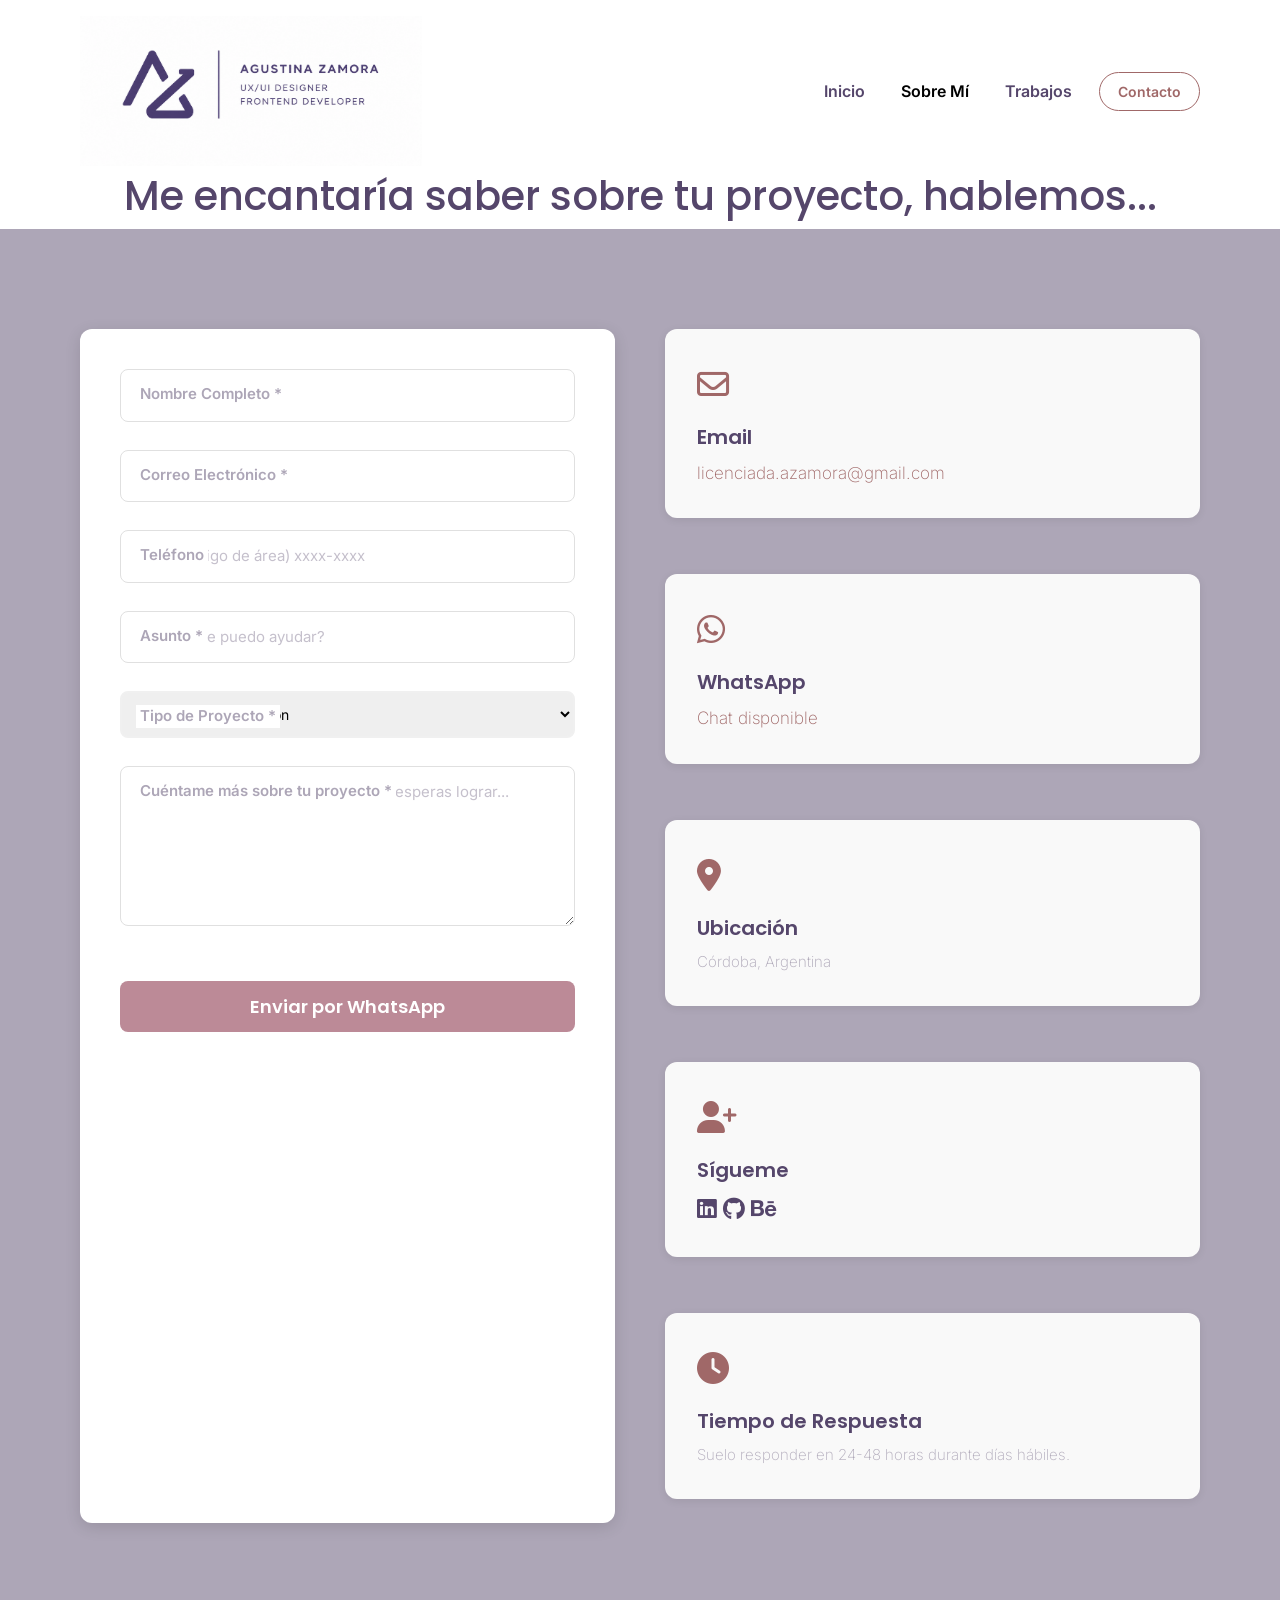
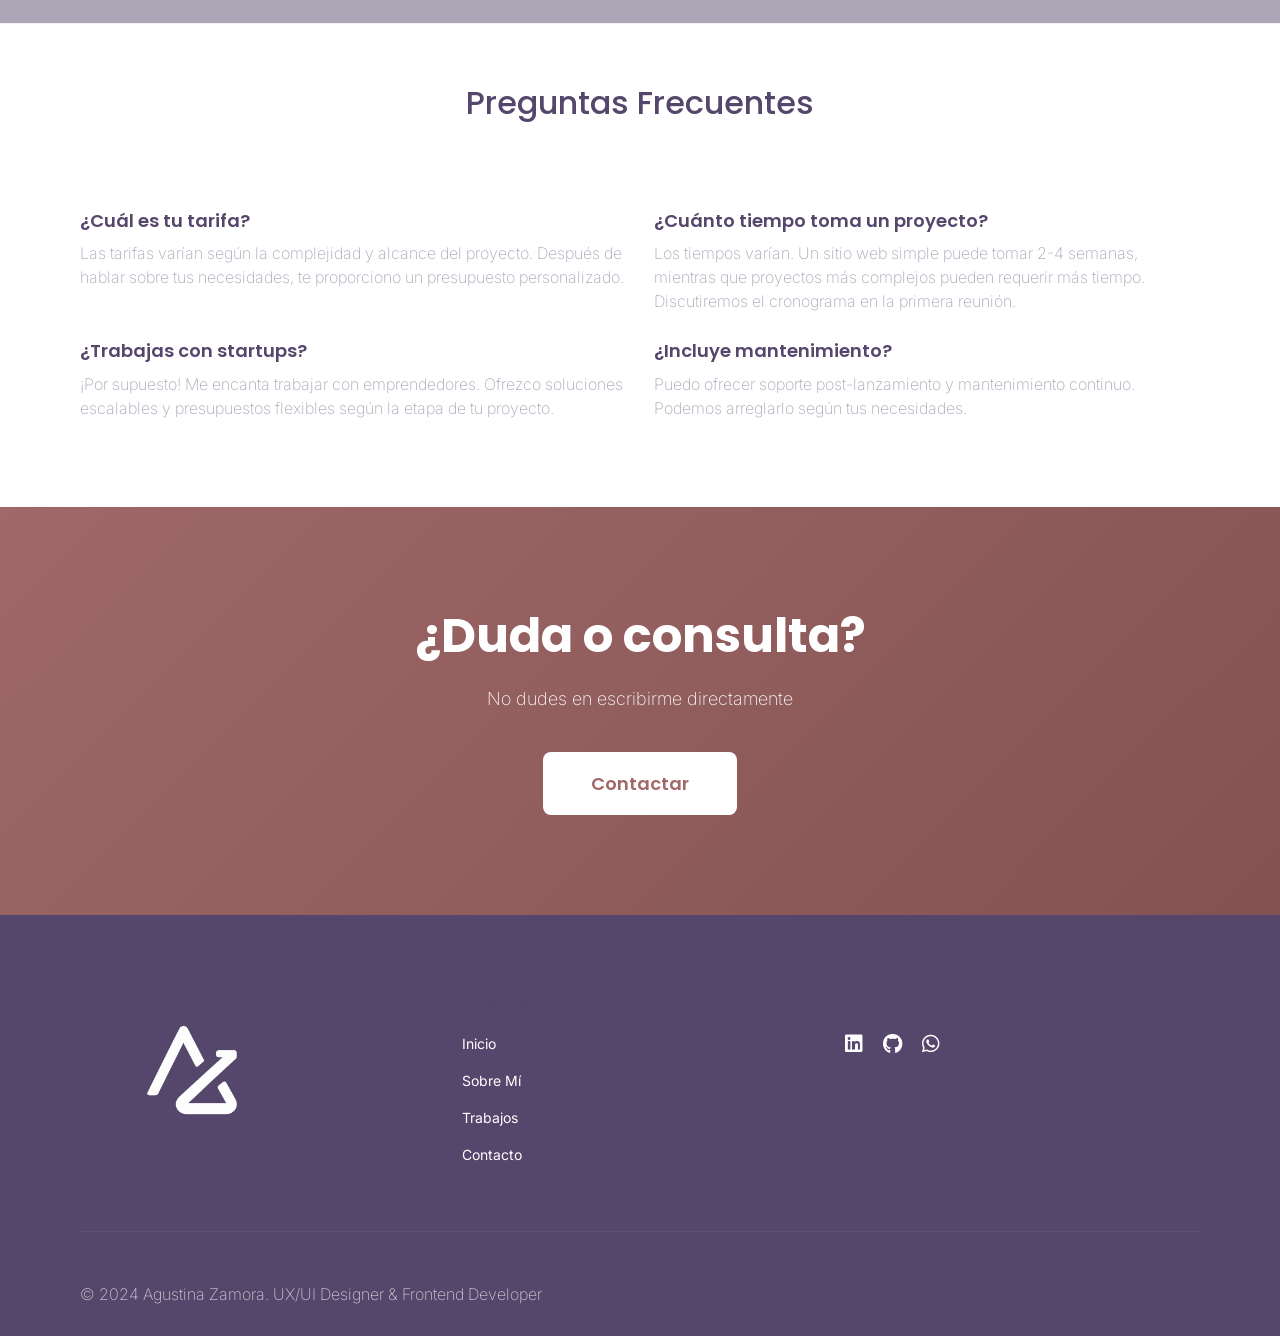
<file: pages/contacto.html>
<!DOCTYPE html>
<html lang="es">

<head>
	<meta charset="UTF-8">
	<meta name="description" content="Contacta conmigo para discutir tu próximo proyecto de diseño o desarrollo web.">
	<meta name="viewport" content="width=device-width, initial-scale=1.0">
	<title>Contacto | Agustina Zamora</title>

	<!-- Tipografía Google Fonts -->
	<link rel="preconnect" href="https://fonts.googleapis.com">
	<link rel="preconnect" href="https://fonts.gstatic.com" crossorigin>
	<link
		href="https://fonts.googleapis.com/css2?family=Poppins:wght@300;400;500;600;700&family=Inter:wght@300;400;500;600&display=swap"
		rel="stylesheet">

	<!-- Bootstrap CSS -->
	<link href="https://cdn.jsdelivr.net/npm/bootstrap@5.3.0/dist/css/bootstrap.min.css" rel="stylesheet">

	<!-- AOS Animation CSS -->
	<link href="https://unpkg.com/aos@2.3.1/dist/aos.css" rel="stylesheet">

	<!-- Font Awesome Icons -->
	<link rel="stylesheet" href="https://cdnjs.cloudflare.com/ajax/libs/font-awesome/6.4.0/css/all.min.css">

	<!-- Estilos -->
	<link rel="stylesheet" href="../css/stylesass.css">
	<link rel="stylesheet" href="../css/css-effects/effects.css">
</head>

<body data-cursor-default>
	<!-- ==================== NAVEGACIÓN ==================== -->
	<nav class="navbar navbar-expand-lg navbar-light sticky-top custom-navbar">
		<div class="container-lg">
			<!-- LOGO -->
			<a class="navbar-brand" href="../index.html">
				<img src="../assets/logo-header.png" alt="Logo Agustina Zamora" class="logo_navbar">
			</a>

			<!-- BOTÓN MOBILE -->
			<button class="navbar-toggler custom_toggler" type="button" data-bs-toggle="collapse"
				data-bs-target="#navbarNav">
				<span class="navbar-toggler-icon"></span>
			</button>

			<!-- LINKS -->
			<div class="collapse navbar-collapse" id="navbarNav">
				<ul class="navbar-nav ms-auto align-items-center gap-3">
					<li class="nav-item">
						<a class="nav-link" href="../index.html#inicio">Inicio</a>
					</li>
					<li class="nav-item">
						<a class="nav-link active" aria-current="page" href="sobre-mi.html">Sobre Mí</a>
					</li>
					<li class="nav-item">
						<a class="nav-link" href="trabajos.html">Trabajos</a>
					</li>
					<li class="nav-item">
						<a class="nav-link btn-contact-nav" href="contacto.html">Contacto</a>
					</li>
				</ul>
			</div>
		</div>
	</nav>

	<!-- ==================== HEADER ==================== -->
	<section class="page-header">
		<div class="container-lg text-center" data-aos="fade-up">
			<h1 class="page-title">Me encantaría saber sobre tu proyecto, hablemos...</h1>
			
		</div>
	</section>

	<!-- ==================== CONTACT SECTION ==================== -->
	<section class="contact-section">
		<div class="container-lg">
			<div class="contact-content">
				<!-- FORMULARIO -->
				<div class="contact-form" data-aos="fade-right">
					<form id="contactForm" name="contactForm">
						<div class="form-group">
							<label for="name">Nombre Completo *</label>
							<input type="text" id="name" name="name" placeholder="Tu nombre" required>
							<span class="error-message">Por favor, ingresa tu nombre</span>
						</div>

						<div class="form-group">
							<label for="email">Correo Electrónico *</label>
							<input type="email" id="email" name="email" placeholder="tu@email.com" required>
							<span class="error-message">Por favor, ingresa un email válido</span>
						</div>

						<div class="form-group">
							<label for="phone">Teléfono</label>
							<input type="tel" id="phone" name="phone" placeholder="+54 (código de área) xxxx-xxxx">
						</div>

						<div class="form-group">
							<label for="subject">Asunto *</label>
							<input type="text" id="subject" name="subject" placeholder="¿En qué te puedo ayudar?"
								required>
							<span class="error-message">Por favor, especifica un asunto</span>
						</div>

						<div class="form-group">
							<label for="project-type">Tipo de Proyecto *</label>
							<select id="project-type" name="projectType" required
								style="width: 100%; padding: 12px 16px; border: 2px solid #f0f0f0; border-radius: 8px; font-family: 'Inter', sans-serif; font-size: 14px; transition: all 0.3s ease;">
								<option value="">Selecciona una opción</option>
								<option value="ux-ui">Diseño UX/UI</option>
								<option value="web-dev">Desarrollo Web</option>
								<option value="both">Diseño + Desarrollo</option>
								<option value="other">Otro</option>
							</select>
							<span class="error-message" style="margin-top: 6px; display: none;">Por favor, selecciona un
								tipo de proyecto</span>
						</div>

						<div class="form-group">
							<label for="message">Cuéntame más sobre tu proyecto *</label>
							<textarea id="message" name="message"
								placeholder="Describe tu idea, objetivos y lo que esperas lograr..."
								required></textarea>
							<span class="error-message">Por favor, proporciona detalles de tu proyecto</span>
						</div>

						<button type="submit" class="form-submit" data-morph>
							Enviar por WhatsApp
						</button>
					</form>
				</div>

				<!-- INFORMACIÓN DE CONTACTO -->
				<div class="contact-info" data-aos="fade-left">
					<div class="info-card">
						<div class="info-icon">
							<i class="fa-regular fa-envelope"></i>
						</div>
						<h3>Email</h3>
						<p>
							<a href="mailto:licenciada.azamora@gmail.com">licenciada.azamora@gmail.com</a>
						</p>
					</div>


					<div class="info-card">
						<div class="info-icon">
							<i class="fab fa-whatsapp"></i>
						</div>
						<h3>WhatsApp</h3>
						<p>
							<a href="https://wa.me/5493512729694" target="_blank" rel="noopener noreferrer">
								Chat disponible
							</a>
						</p>
					</div>

					<div class="info-card">
						<div class="info-icon">
							<i class="fas fa-map-marker-alt"></i>
						</div>
						<h3>Ubicación</h3>
						<p>Córdoba, Argentina</p>
					</div>

					<!-- Redes Sociales -->
					<div class="info-card">
						<div class="info-icon">
							<i class="fa-solid fa-user-plus"></i>
						</div>
						<h3>Sígueme</h3>
						<div class="social-links">
							<a href="https://www.linkedin.com/in/agustinaazamora" target="_blank"rel="noopener noreferrer"aria-label="LinkedIn" title="LinkedIn">
								<i class="fab fa-linkedin"></i>
							</a>
							<a href="https://github.com/AGUSTINAGUSTINA" target="_blank" rel="noopener noreferrer" aria-label="GitHub" title="GitHub">
								<i class="fab fa-github"></i>
							</a>
							<a href="https://www.behance.net/agustinzamora2" target="_blank" rel="noopener noreferrer" aria-label="Behance" title="Behance">
								<i class="fab fa-behance"></i>
							</a>
						</div>
					</div>

					<!-- Tiempo de respuesta -->
					<div class="info-card">
						<div class="info-icon" style="color: #A06868;">
							<i class="fas fa-clock"></i>
						</div>
						<h3>Tiempo de Respuesta</h3>
						<p style="opacity: 0.95;">Suelo responder en 24-48 horas durante días hábiles.</p>
					</div>
				</div>
			</div>
		</div>
	</section>

	<!-- ==================== FAQ SECTION ==================== -->
	<section class="faq-section" style="padding: 60px 0; border-top: 1px solid #f0f0f0;">
		<div class="container-lg">
			<div class="text-center mb-5" data-aos="fade-up">
				<h2 class="section-title">Preguntas Frecuentes</h2>
				<p class="section-subtitle">Dudas comunes sobre mis servicios</p>
			</div>

			<div class="row">
				<div class="col-lg-6 mb-4" data-aos="fade-up" data-aos-delay="100">
					<div class="faq-item">
						<h4 style="font-weight: 600; margin-bottom: 10px;">¿Cuál es tu tarifa?</h4>
						<p style="color: #ADA6B7;">Las tarifas varían según la complejidad y alcance del proyecto.
							Después de hablar sobre tus necesidades, te proporciono un presupuesto personalizado.</p>
					</div>
				</div>

				<div class="col-lg-6 mb-4" data-aos="fade-up" data-aos-delay="200">
					<div class="faq-item">
						<h4 style="font-weight: 600; margin-bottom: 10px;">¿Cuánto tiempo toma un proyecto?</h4>
						<p style="color: #ADA6B7;">Los tiempos varían. Un sitio web simple puede tomar 2-4 semanas,
							mientras que proyectos más complejos pueden requerir más tiempo. Discutiremos el cronograma
							en la primera reunión.</p>
					</div>
				</div>

				<div class="col-lg-6 mb-4" data-aos="fade-up" data-aos-delay="300">
					<div class="faq-item">
						<h4 style="font-weight: 600; margin-bottom: 10px;">¿Trabajas con startups?</h4>
						<p style="color: #ADA6B7;">¡Por supuesto! Me encanta trabajar con emprendedores. Ofrezco
							soluciones escalables y presupuestos flexibles según la etapa de tu proyecto.</p>
					</div>
				</div>

				<div class="col-lg-6 mb-4" data-aos="fade-up" data-aos-delay="400">
					<div class="faq-item">
						<h4 style="font-weight: 600; margin-bottom: 10px;">¿Incluye mantenimiento?</h4>
						<p style="color: #ADA6B7;">Puedo ofrecer soporte post-lanzamiento y mantenimiento continuo.
							Podemos arreglarlo según tus necesidades.</p>
					</div>
				</div>
			</div>
		</div>
	</section>

	<!-- ==================== CTA FINAL ==================== -->
	<section class="final-cta-section">
		<div class="container-lg text-center" data-aos="fade-up">
			<h2 class="cta-title">¿Duda o consulta?</h2>
			<p class="cta-subtitle">No dudes en escribirme directamente</p>
			<a href="https://wa.me/5493512729694" target="_blank" rel="noopener noreferrer"
							aria-label="WhatsApp" class="btn btn-primary-custom btn-lg">
				 Contactar 
			</a>
		</div>
	</section>

	<!-- ==================== FOOTER ==================== -->
	<footer class="footer-section">
		<div class="container-lg">
			<div class="row mb-5">
				<div class="col-md-4 mb-4 mb-md-0">
					<a class="navbar-brand" href="../index.html">
						<img src="../assets/footer-logo.png" alt="Logo Agustina Zamora" class="logo_navbar">
					</a>
				</div>
				<div class="col-md-4 mb-4 mb-md-0">
					<h4 class="footer-subtitle-small">Navegación</h4>
					<ul class="footer-links">
						<li><a href="../index.html">Inicio</a></li>
						<li><a href="./sobre-mi.html">Sobre Mí</a></li>
						<li><a href="./trabajos.html">Trabajos</a></li>
						<li><a href="./contacto.html">Contacto</a></li>
					</ul>
				</div>
				<div class="col-md-4">
					<h4 class="footer-subtitle-small">Sígueme</h4>
					<div class="social-links">
						<a href="https://www.linkedin.com/in/agustinaazamora" target="_blank" rel="noopener noreferrer" aria-label="LinkedIn">
							<i class="fab fa-linkedin"></i>
						</a>
						<a href="https://github.com/AGUSTINAGUSTINA" target="_blank" rel="noopener noreferrer" aria-label="GitHub">
							<i class="fab fa-github"></i>
						</a>
						<a href="https://wa.me/5493512729694" target="_blank" rel="noopener noreferrer" aria-label="WhatsApp">
							<i class="fab fa-whatsapp"></i>
						</a>
					</div>
				</div>
			</div>
			<hr class="footer-divider">
			<div class="footer-bottom text-center">
					<p>&copy; 2024 Agustina Zamora. UX/UI Designer & Frontend Developer</p>
			</div>
		</div>
	</footer>

	<!-- Bootstrap JS -->
	<script src="https://cdn.jsdelivr.net/npm/bootstrap@5.3.0/dist/js/bootstrap.bundle.min.js"></script>

	<!-- AOS JS -->
	<script src="https://unpkg.com/aos@2.3.1/dist/aos.js"></script>

	<!-- Utilities -->
	<script src="../js/utilities.js"></script>

	<!-- Main JS -->
	<script src="../js/main.js"></script>

	<!-- Effects JS -->
	<script src="../js/effects.js"></script>

	<script>
		// Manejo específico del formulario de contacto
		const contactForm = document.getElementById('contactForm');

		if (contactForm) {
			contactForm.addEventListener('submit', function (e) {
				e.preventDefault();

				// Validar formulario
				const formData = {
					name: document.getElementById('name').value,
					email: document.getElementById('email').value,
					phone: document.getElementById('phone').value,
					subject: document.getElementById('subject').value,
					projectType: document.getElementById('project-type').value,
					message: document.getElementById('message').value
				};

				// Env�a el contenido a WhatsApp (abre un chat con el mensaje prellenado)
				if (FormValidation.validate(this)) {
					const projectTypeLabels = {
						"ux-ui": "Diseño UX/UI",
						"web-dev": "Desarrollo Web",
						"both": "Diseño + Desarrollo",
						"other": "Otro"
					};

					const typeLabel = projectTypeLabels[formData.projectType] || formData.projectType || "-";
					const phoneLine = formData.phone ? `Tel�fono: ${formData.phone}` : "Tel�fono: -";

					const whatsappText =
						`Hola Agus, soy ${formData.name}.\n` +
						`Email: ${formData.email}\n` +
						`${phoneLine}\n` +
						`Asunto: ${formData.subject}\n` +
						`Tipo de proyecto: ${typeLabel}\n\n` +
						`${formData.message}`;

					const whatsappNumber = "5493512729694";
					const whatsappUrl = `https://wa.me/${whatsappNumber}?text=${encodeURIComponent(whatsappText)}`;

					NotificationSystem.success("Tu formulario ha sido enviado con éxito. Confirmalo en WhatsApp.");

					const opened = window.open(whatsappUrl, "_blank", "noopener,noreferrer");
					if (!opened) {
						setTimeout(() => {
							window.location.href = whatsappUrl;
						}, 250);
					}
					this.reset();

					// Limpiar estilos
					document.querySelectorAll(".form-group").forEach((group) => {
						group.classList.remove("focused");
					});
				}
			});
		}
	</script>
</body>

</html>
</file>
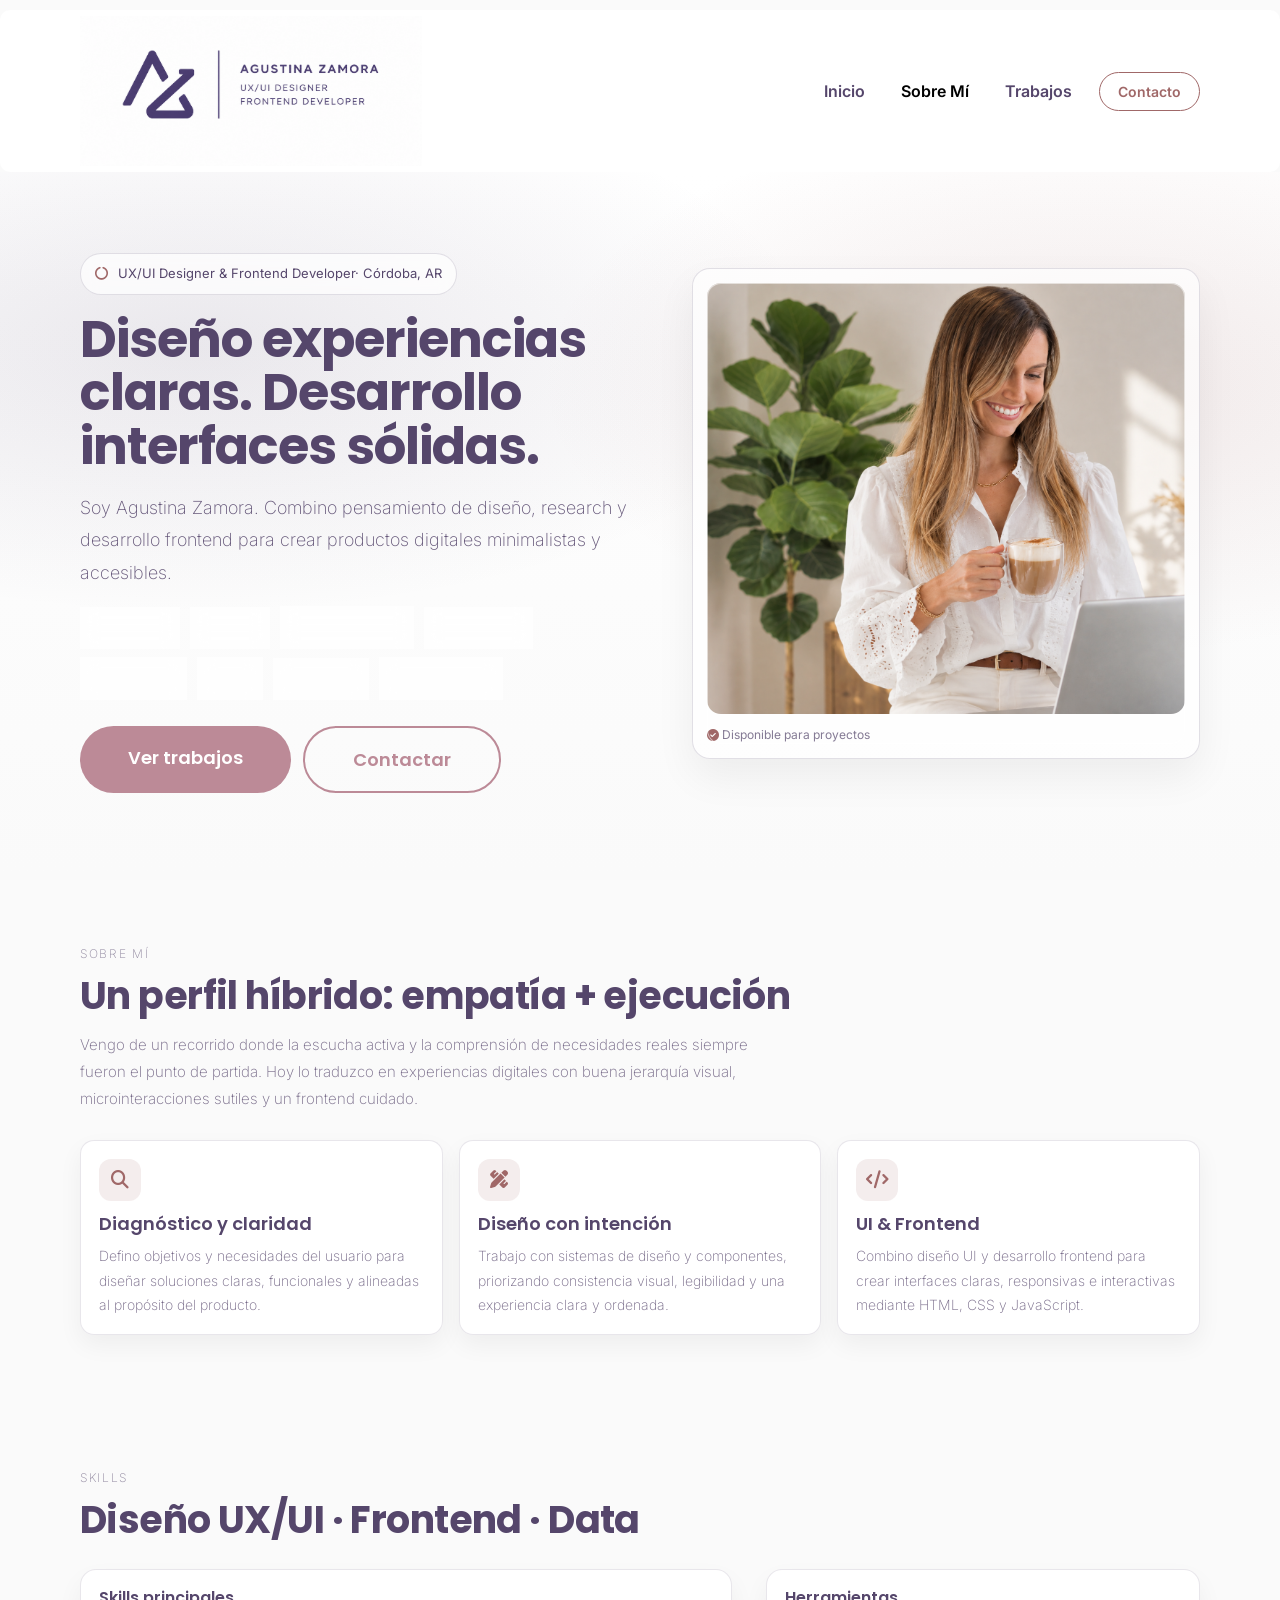
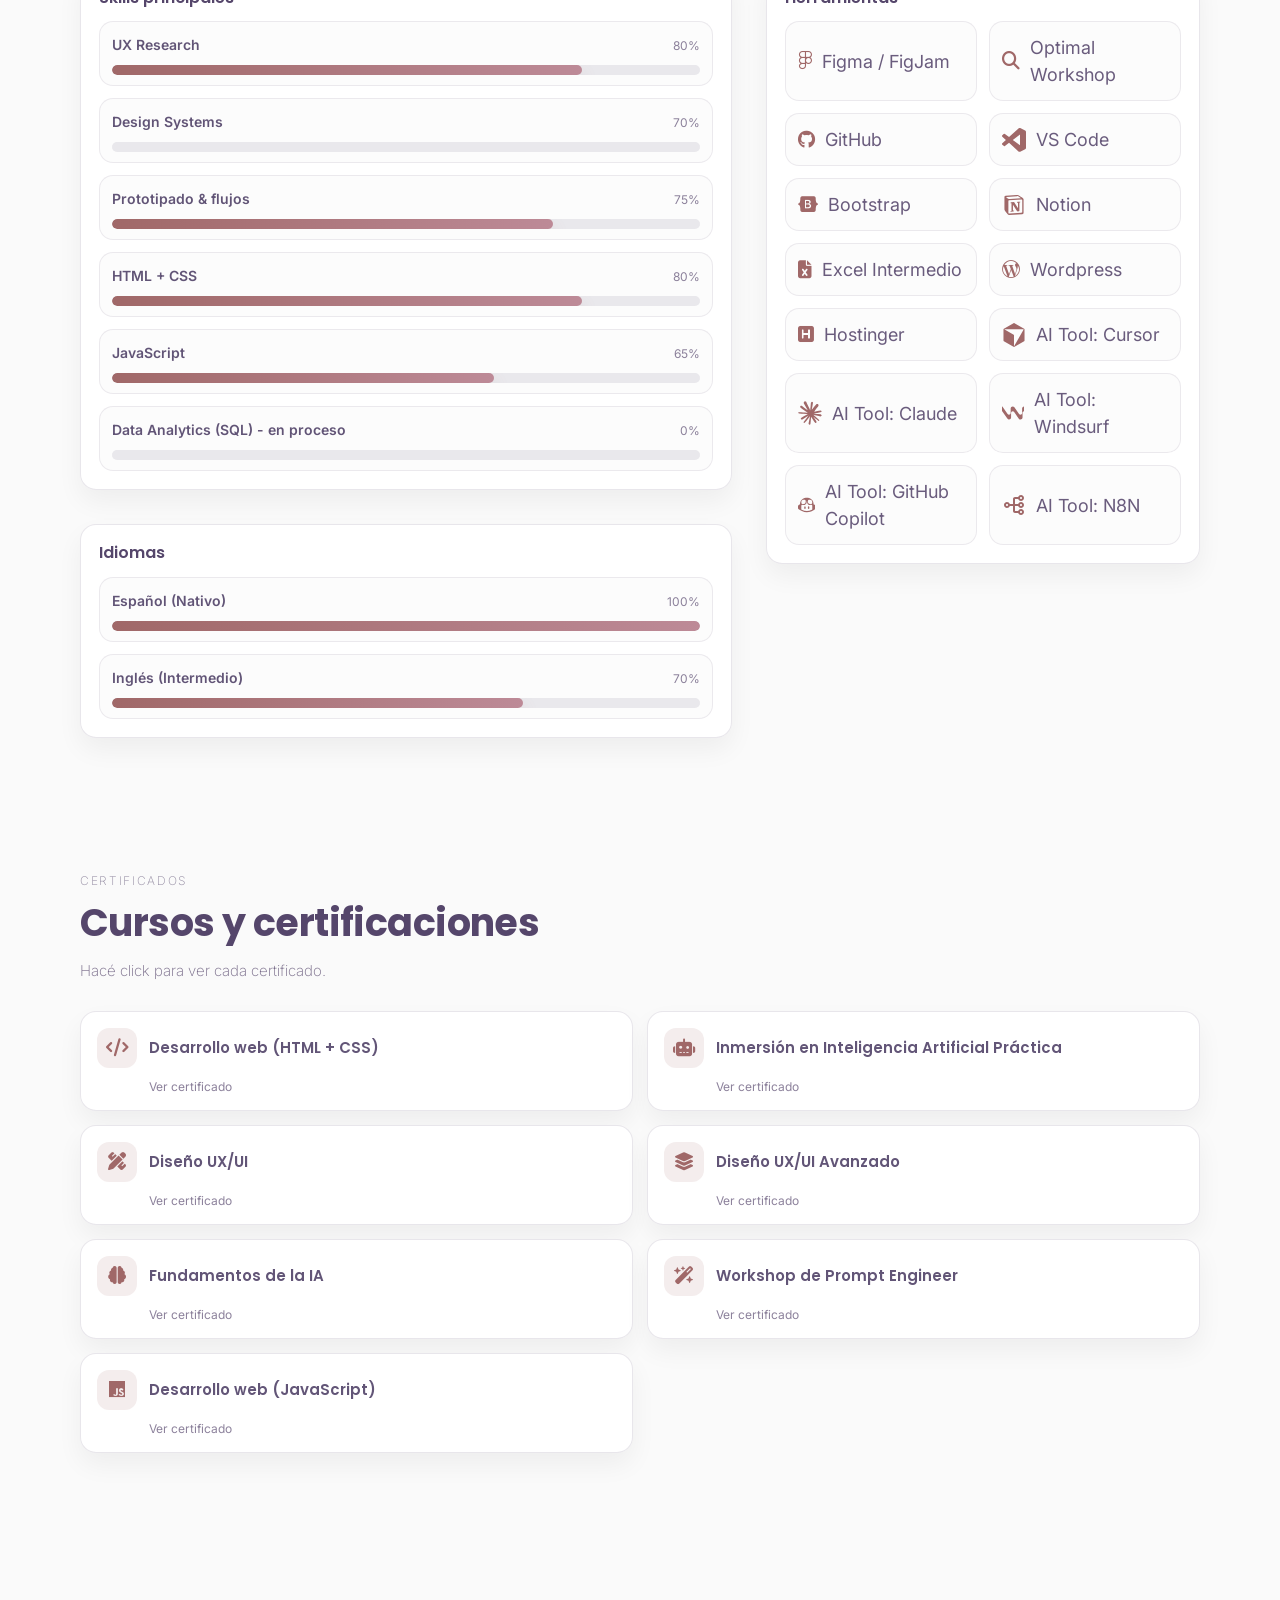
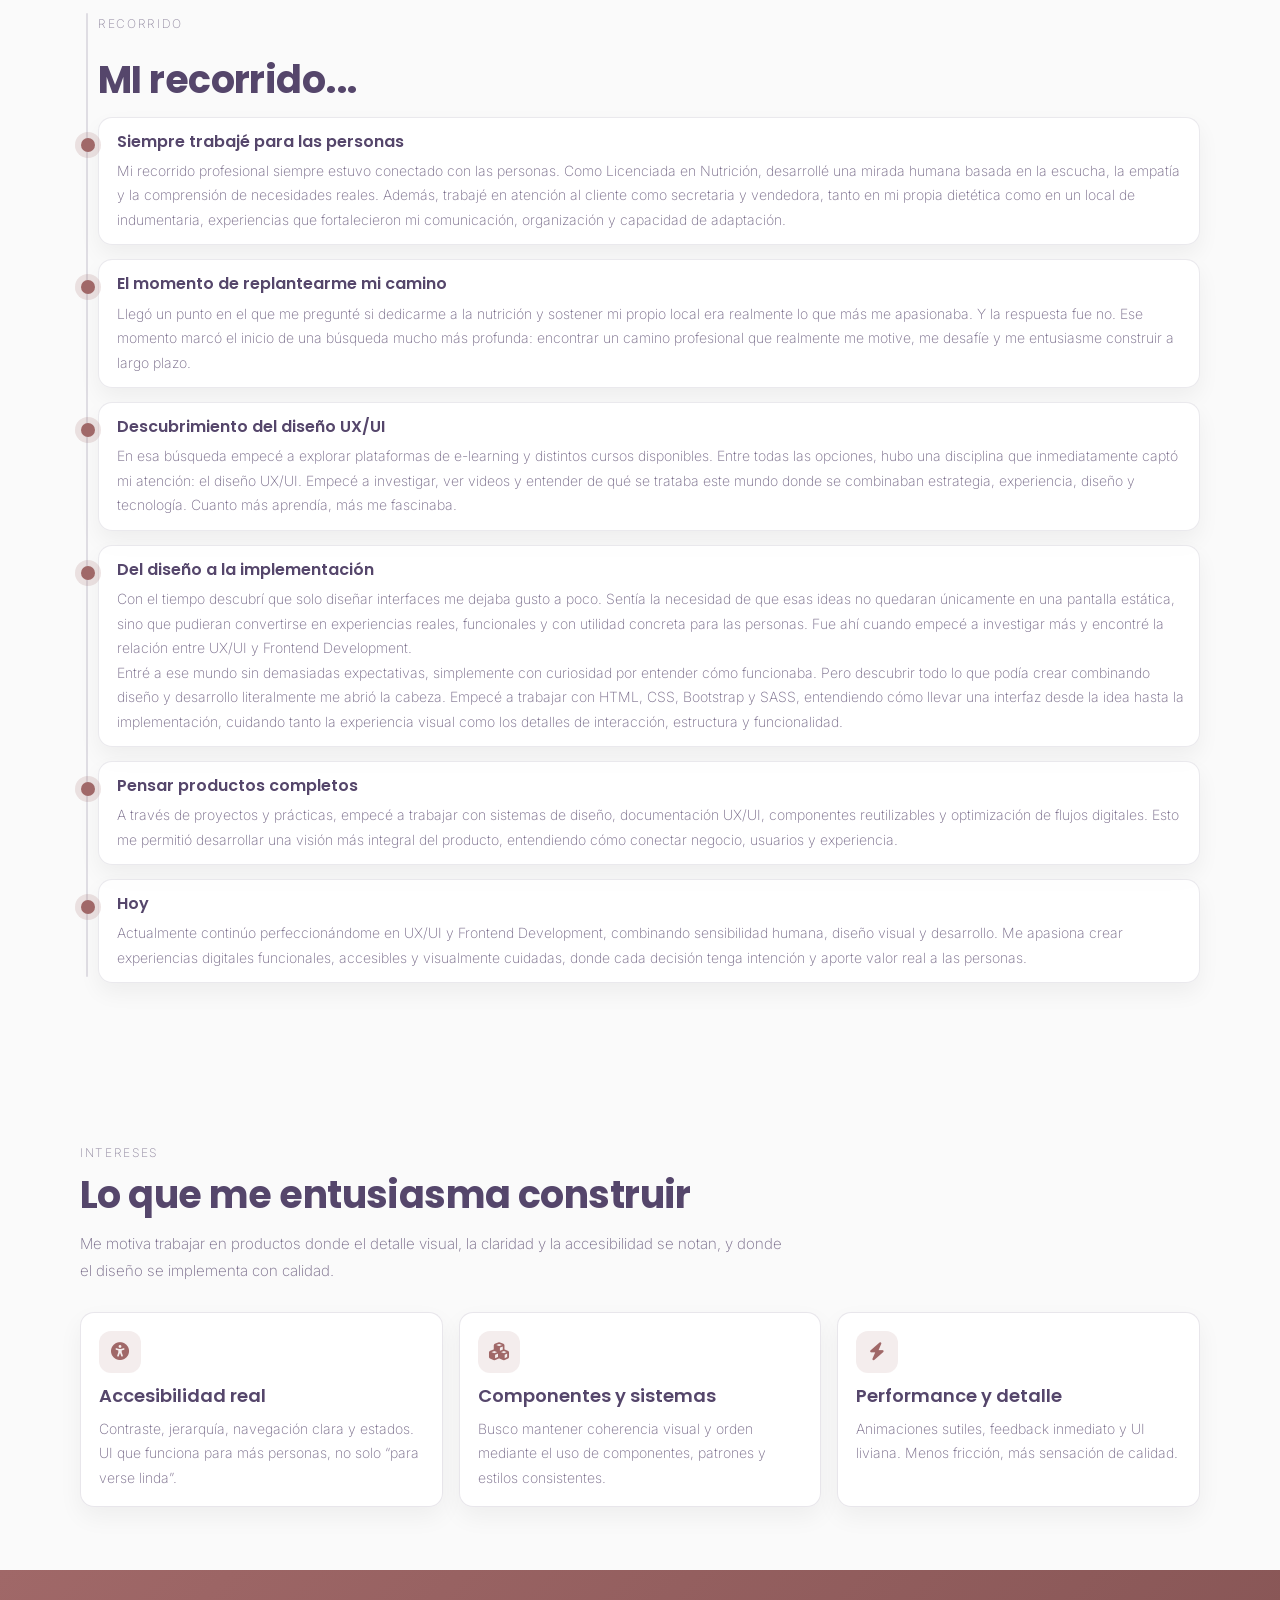
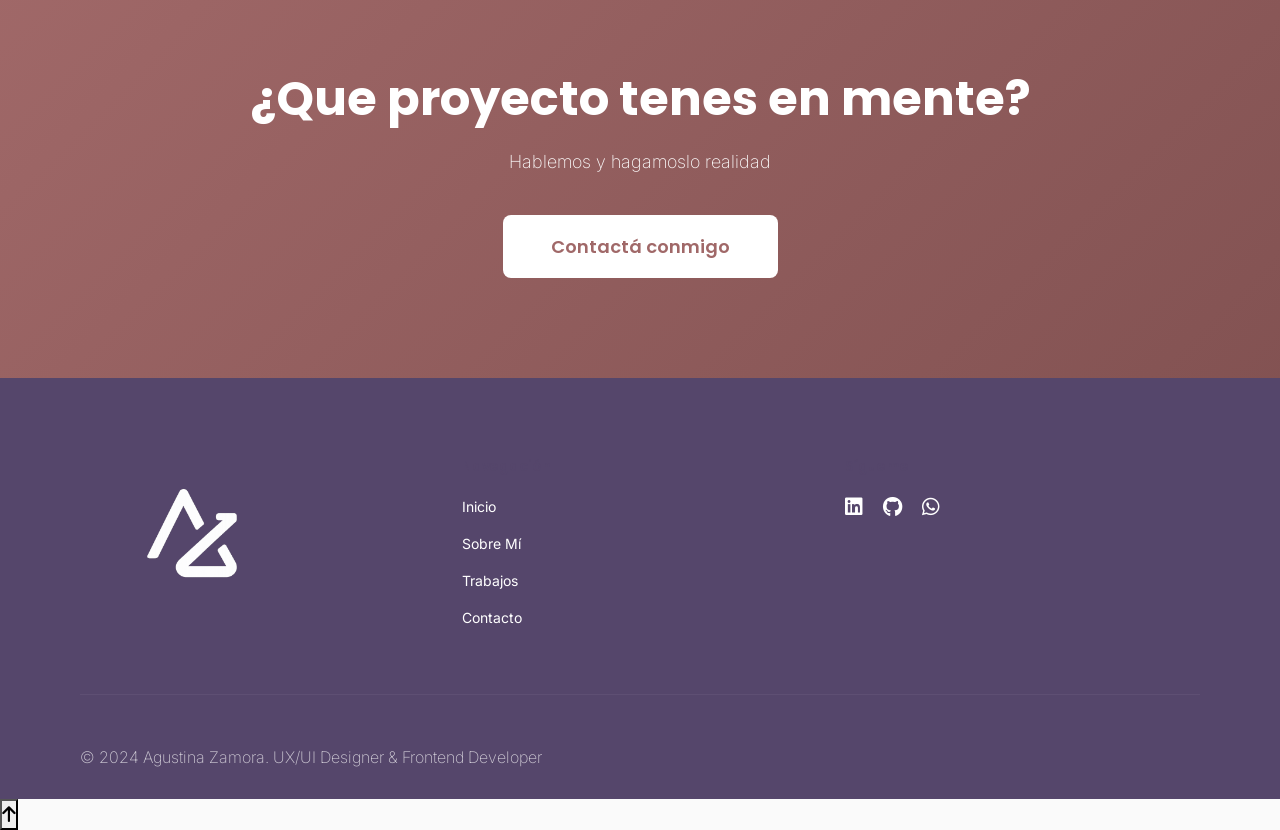
<file: pages/sobre-mi.html>
<!DOCTYPE html>
<html lang="es">

<head>
	<meta charset="UTF-8">
	<meta name="description"
		content="Sobre mí: diseñadora UX/UI y desarrolladora frontend. Diseño experiencias claras y desarrollo interfaces sólidas, con foco en usuario y detalle visual.">
	<meta name="viewport" content="width=device-width, initial-scale=1.0">
	<title>Sobre mí | Agustina Zamora</title>

	<!-- Tipografía Google Fonts -->
	<link rel="preconnect" href="https://fonts.googleapis.com">
	<link rel="preconnect" href="https://fonts.gstatic.com" crossorigin>
	<link
		href="https://fonts.googleapis.com/css2?family=Poppins:wght@300;400;500;600;700&family=Inter:wght@300;400;500;600&display=swap"
		rel="stylesheet">

	<!-- Bootstrap CSS -->
	<link href="https://cdn.jsdelivr.net/npm/bootstrap@5.3.0/dist/css/bootstrap.min.css" rel="stylesheet">

	<!-- AOS Animation CSS -->
	<link href="https://unpkg.com/aos@2.3.1/dist/aos.css" rel="stylesheet">

	<!-- Font Awesome Icons -->
	<link rel="stylesheet" href="https://cdnjs.cloudflare.com/ajax/libs/font-awesome/6.4.0/css/all.min.css">

	<!-- Estilos -->
	<link rel="stylesheet" href="../css/stylesass.css">
</head>

<body class="about-page">
	<!-- ==================== NAVEGACIÓN ==================== -->
	<nav class="navbar navbar-expand-lg navbar-light sticky-top custom-navbar">
		<div class="container-lg">
			<!-- LOGO -->
			<a class="navbar-brand" href="../index.html">
				<img src="../assets/logo-header.png" alt="Logo Agustina Zamora" class="logo_navbar">
			</a>

			<!-- BOTÓN MOBILE -->
			<button class="navbar-toggler custom_toggler" type="button" data-bs-toggle="collapse"
				data-bs-target="#navbarNav">
				<span class="navbar-toggler-icon"></span>
			</button>

			<!-- LINKS -->
			<div class="collapse navbar-collapse" id="navbarNav">
				<ul class="navbar-nav ms-auto align-items-center gap-3">
					<li class="nav-item">
						<a class="nav-link" href="../index.html">Inicio</a>
					</li>
					<li class="nav-item">
						<a class="nav-link active" aria-current="page" href="sobre-mi.html">Sobre Mí</a>
					</li>
					<li class="nav-item">
						<a class="nav-link" href="trabajos.html">Trabajos</a>
					</li>
					<li class="nav-item">
						<a class="nav-link btn-contact-nav" href="contacto.html">Contacto</a>
					</li>
				</ul>
			</div>
		</div>
	</nav>

	<main>
		<!-- ==================== HERO / PRESENTACIÓN ==================== -->
		<header class="about-hero" id="inicio">
			<div class="container-lg">
				<div class="about-hero__grid">
					<div data-aos="fade-up" data-aos-delay="50">
						<div class="about-hero__eyebrow">
							<i class="fas fa-circle-notch"></i>
							<span>UX/UI Designer & Frontend Developer· Córdoba, AR</span>
						</div>

						<h1 class="about-hero__title">Diseño experiencias claras. Desarrollo interfaces sólidas.</h1>
						<p class="about-hero__lead">
							Soy Agustina Zamora. Combino pensamiento de diseño, research y desarrollo frontend para
							crear productos
							digitales minimalistas y accesibles.
						</p>

						<div class="about-hero__chips" aria-label="Enfoques principales">
							<a class="about-chip" href="#sobre-mi"><i class="fas fa-user"></i> Enfoque</a>
							<a class="about-chip" href="#habilidades"><i class="fas fa-chart-line"></i> Skills</a>
							<a class="about-chip" href="#herramientas"><i class="fas fa-layer-group"></i>
								Herramientas</a>
							<a class="about-chip" href="#recorrido"><i class="fas fa-route"></i> Recorrido</a>
							<a class="about-chip" href="#intereses"><i class="fas fa-bullseye"></i> Intereses</a>
							<a class="about-chip"
								href="https://www.canva.com/design/DAGN7RG9xX8/Pjstk7Sogn7ovw3pOsTaCg/view?utm_content=DAGN7RG9xX8&utm_campaign=designshare&utm_medium=link2&utm_source=uniquelinks&utlId=h98b1675cd6#1"
								target="_blank" rel="noopener noreferrer">
								<i class="fas fa-user-tie"></i> CV
							</a>
							<a class="about-chip" href="#idiomas" target="_blank" rel="noopener noreferrer">
								<i class="fas fa-globe"></i> Idiomas
							</a>
							<a class="about-chip" href="#certificados">
								<i class="fas fa-certificate"></i> Certificados
							</a>
						</div>

						<div class="about-hero__actions">
							<a href="trabajos.html" class="btn btn-primary-custom btn-lg" data-morph>
								Ver trabajos
							</a>
							<a href="contacto.html" class="btn btn-outline-custom btn-lg" data-morph>
								Contactar
							</a>
						</div>
					</div>

					<div data-aos="fade-left" data-aos-delay="150">
						<figure class="about-hero__media" data-parallax="0.02">
							<img src="../assets/sobre-mi.png" alt="Foto de perfil de Agustina Zamora">
							<figcaption class="about-hero__caption">
								<span><i class="fas fa-check-circle" style="color:#A06868;"></i> Disponible para
									proyectos</span>

							</figcaption>
						</figure>
					</div>
				</div>
			</div>
		</header>

		<!-- ==================== SOBRE MÍ ==================== -->
		<section id="sobre-mi" class="about-section-modern">
			<div class="container-lg">
				<div class="section-heading" data-aos="fade-up">
					<p class="section-eyebrow">Sobre mí</p>
					<h2 class="section-title">Un perfil híbrido: empatía + ejecución</h2>
					<p class="section-subtitle">
						Vengo de un recorrido donde la escucha activa y la comprensión de necesidades reales siempre
						fueron el punto de partida.
						Hoy lo traduzco en experiencias digitales con buena jerarquía visual, microinteracciones sutiles
						y un frontend cuidado.
					</p>
				</div>

				<div class="about-cards">
					<article class="about-card" data-aos="fade-up" data-aos-delay="100">
						<div class="about-card__icon"><i class="fas fa-magnifying-glass"></i></div>
						<h3 class="about-card__title">Diagnóstico y claridad</h3>
						<p class="about-card__text">
							Defino objetivos y necesidades del usuario para diseñar soluciones claras, funcionales y
							alineadas al propósito del producto.
						</p>
					</article>

					<article class="about-card" data-aos="fade-up" data-aos-delay="200">
						<div class="about-card__icon"><i class="fas fa-pen-ruler"></i></div>
						<h3 class="about-card__title">Diseño con intención</h3>
						<p class="about-card__text">
							Trabajo con sistemas de diseño y componentes, priorizando consistencia visual, legibilidad y
							una experiencia clara y ordenada.
						</p>
					</article>

					<article class="about-card" data-aos="fade-up" data-aos-delay="300">
						<div class="about-card__icon"><i class="fas fa-code"></i></div>
						<h3 class="about-card__title">UI & Frontend</h3>
						<p class="about-card__text">
							Combino diseño UI y desarrollo frontend para crear interfaces claras, responsivas e
							interactivas mediante HTML, CSS y JavaScript.
						</p>
					</article>
				</div>
			</div>
		</section>

		<!-- ==================== SKILLS + HERRAMIENTAS ==================== -->
		<section id="habilidades" class="about-section-modern">
			<div class="container-lg">
				<div class="section-heading" data-aos="fade-up">
					<p class="section-eyebrow">Skills</p>
					<h2 class="section-title"> Diseño UX/UI · Frontend · Data</h2>
					<!-- <p class="section-subtitle">
						Las barras se animan al entrar en pantalla. Los porcentajes representan mi nivel actual de
						confianza y autonomía.
					</p> -->

				</div>

				<div class="skills-layout">
					<div class="skills-column">
						<div class="skills-panel" data-aos="fade-up" data-aos-delay="100">
							<h3 class="skills-panel__title">Skills principales</h3>

							<div class="skill-group" aria-label="Lista de habilidades con porcentaje">
								<div class="skill-meter" data-value="80">
									<div class="skill-meter__top">
										<span class="skill-meter__name">UX Research</span>
										<span class="skill-meter__value">80%</span>
									</div>
									<div class="skill-meter__track" role="progressbar" aria-valuemin="0"
										aria-valuemax="100" aria-valuenow="80">
										<div class="skill-meter__fill"></div>
									</div>
								</div>

								<div class="skill-meter" data-value="85">
									<div class="skill-meter__top">
										<span class="skill-meter__name">Design Systems</span>
										<span class="skill-meter__value">70%</span>
									</div>
									<div class="skill-meter__track" role="progressbar" aria-valuemin="0"
										aria-valuemax="100" aria-valuenow="85">
										<div class="skill-meter__fill"></div>
									</div>
								</div>

								<div class="skill-meter" data-value="75">
									<div class="skill-meter__top">
										<span class="skill-meter__name">Prototipado & flujos</span>
										<span class="skill-meter__value">85%</span>
									</div>
									<div class="skill-meter__track" role="progressbar" aria-valuemin="0"
										aria-valuemax="100" aria-valuenow="75">
										<div class="skill-meter__fill"></div>
									</div>
								</div>

								<div class="skill-meter" data-value="80">
									<div class="skill-meter__top">
										<span class="skill-meter__name">HTML + CSS</span>
										<span class="skill-meter__value">80%</span>
									</div>
									<div class="skill-meter__track" role="progressbar" aria-valuemin="0"
										aria-valuemax="100" aria-valuenow="80">
										<div class="skill-meter__fill"></div>
									</div>
								</div>

								<div class="skill-meter" data-value="65">
									<div class="skill-meter__top">
										<span class="skill-meter__name">JavaScript</span>
										<span class="skill-meter__value">65%</span>
									</div>
									<div class="skill-meter__track" role="progressbar" aria-valuemin="0"
										aria-valuemax="100" aria-valuenow="65">
										<div class="skill-meter__fill"></div>
									</div>
								</div>
								<div class="skill-meter" data-value="0">
									<div class="skill-meter__top">
										<span class="skill-meter__name">Data Analytics (SQL) - en proceso</span>
										<span class="skill-meter__value">0%</span>
									</div>
									<div class="skill-meter__track" role="progressbar" aria-valuemin="0"
										aria-valuemax="100" aria-valuenow="0">
										<div class="skill-meter__fill"></div>
									</div>
								</div>

							</div>
						</div>
						<aside id="idiomas" class="skills-panel" data-aos="fade-up" data-aos-delay="150">
							<h3 class="skills-panel__title">Idiomas</h3>

							<div class="skill-group" aria-label="Idiomas con porcentaje">
								<div class="skill-meter" data-value="100">
									<div class="skill-meter__top">
										<span class="skill-meter__name">Español (Nativo)</span>
										<span class="skill-meter__value">100%</span>
									</div>
									<div class="skill-meter__track" role="progressbar" aria-valuemin="0"
										aria-valuemax="100" aria-valuenow="100">
										<div class="skill-meter__fill"></div>
									</div>
								</div>

								<div class="skill-meter" data-value="70">
									<div class="skill-meter__top">
										<span class="skill-meter__name">Inglés (Intermedio)</span>
										<span class="skill-meter__value">70%</span>
									</div>
									<div class="skill-meter__track" role="progressbar" aria-valuemin="0"
										aria-valuemax="100" aria-valuenow="70">
										<div class="skill-meter__fill"></div>
									</div>
								</div>
							</div>
						</aside>
					</div>
					<aside id="herramientas" class="skills-panel" data-aos="fade-up" data-aos-delay="200">
						<h3 class="skills-panel__title">Herramientas</h3>
						<div class="tools-grid" aria-label="Herramientas de trabajo">
							<div class="tool-pill"><i class="fab fa-figma"></i> Figma / FigJam</div>
							<div class="tool-pill"><i class="fas fa-search"></i> Optimal Workshop</div>
							<div class="tool-pill"><i class="fab fa-github"></i> GitHub</div>
							<div class="tool-pill"><svg xmlns="http://www.w3.org/2000/svg" width="24" height="24"
									fill="#A06868" viewBox="2 2 20 20">
									<!--Boxicons v3.0.8 https://boxicons.com | License  https://docs.boxicons.com/free-->
									<path
										d="m21.29 4.1-4.12-2a1.4 1.4 0 0 0-.48-.1h-.08a1.18 1.18 0 0 0-.72.24l-.14.12-7.88 7.19L4.44 7a.83.83 0 0 0-.54-.17.88.88 0 0 0-.53.17l-1.1 1a.8.8 0 0 0-.27.61.84.84 0 0 0 .27.62l3 2.71-3 2.72a.84.84 0 0 0 0 1.23l1.1 1a.9.9 0 0 0 .6.22.93.93 0 0 0 .47-.17l3.43-2.61 7.88 7.19a1.2 1.2 0 0 0 .76.36h.17a1 1 0 0 0 .49-.12l4.12-2a1.25 1.25 0 0 0 .71-1.1V5.23a1.26 1.26 0 0 0-.71-1.13M17 16.47l-6-4.53 6-4.53z">
									</path>
								</svg> VS Code</div>
							<div class="tool-pill"><i class="fab fa-bootstrap"></i> Bootstrap</div>
							<div class="tool-pill"><svg xmlns="http://www.w3.org/2000/svg" width="24" height="24"
									fill="#A06868" viewBox="0 0 24 24">
									<!--Boxicons v3.0.8 https://boxicons.com | License  https://docs.boxicons.com/free-->
									<path
										d="m14.7 2.05-11.07.82c-.89.08-1.2.66-1.2 1.36v12.13c0 .54.19 1.01.66 1.63l2.6 3.38c.43.54.82.66 1.63.62l12.85-.78c1.09-.08 1.4-.58 1.4-1.44V6.13c0-.44-.17-.57-.69-.95l-.09-.06-3.53-2.49c-.85-.62-1.2-.7-2.56-.58M7.61 5.91c-1.05.07-1.29.09-1.88-.4L4.21 4.3c-.15-.16-.08-.35.31-.39l10.64-.78c.89-.08 1.36.23 1.71.51l1.82 1.32c.08.04.27.27.04.27l-10.99.66H7.6ZM6.39 19.67V8.08c0-.51.16-.74.62-.78l12.62-.74c.43-.04.62.23.62.74v11.51c0 .51-.08.93-.78.97l-12.08.7c-.7.04-1.01-.19-1.01-.82ZM18.31 8.7c.08.35 0 .7-.35.74l-.58.12v8.55c-.51.27-.97.43-1.36.43-.62 0-.78-.19-1.24-.78l-3.81-5.99v5.79l1.2.27s0 .7-.97.7l-2.68.16c-.08-.16 0-.54.27-.62l.7-.19v-7.66l-.97-.08c-.08-.35.12-.86.66-.89l2.87-.19 3.96 6.07V9.76L15 9.64c-.08-.43.23-.74.62-.78l2.68-.16Z">
									</path>
								</svg></i> Notion</div>
							<div class="tool-pill"><i class="fa-solid fa-file-excel"></i> Excel Intermedio</div>
							<div class="tool-pill"><i class="fa-brands fa-wordpress-simple"></i> Wordpress</div>
							<div class="tool-pill"><i class="fa-solid fa-square-h"></i> Hostinger</div>
							<div class="tool-pill"><svg xmlns="http://www.w3.org/2000/svg" width="24" height="24"
									fill="#A06868" viewBox="2 2 20 20">
									<!--Boxicons v3.0.8 https://boxicons.com | License  https://docs.boxicons.com/free-->
									<path
										d="m20.42 6.73-8-4.62a.82.82 0 0 0-.83 0L3.58 6.73c-.22.12-.35.36-.35.61v9.32c0 .25.13.48.35.61l8.01 4.62c.26.15.57.15.83 0l8.01-4.62c.22-.12.35-.36.35-.61V7.34c0-.25-.13-.48-.35-.61Zm-.5.98L12.19 21.1c-.05.09-.19.05-.19-.05v-8.77c0-.18-.09-.34-.25-.43L4.16 7.47c-.09-.05-.05-.19.05-.19h15.46c.22 0 .36.24.25.43">
									</path>
								</svg>AI Tool: Cursor</div>
							<div class="tool-pill"><svg xmlns="http://www.w3.org/2000/svg" width="24" height="24"
									fill="#A06868" viewBox="2 2 20 20">
									<!--Boxicons v3.0.8 https://boxicons.com | License  https://docs.boxicons.com/free-->
									<path
										d="m6.09 15.21 3.83-2.15.06-.19-.06-.1h-.19l-.64-.04-2.19-.06-1.9-.08-1.84-.1-.46-.1-.43-.57.04-.29.39-.26.56.05 1.23.08 1.85.13 1.34.08 1.99.21h.32l.04-.13-.11-.08-.08-.08-1.91-1.3-2.07-1.37-1.08-.79-.59-.4-.3-.37-.13-.82.53-.59.71.05.18.05.72.56 1.55 1.2 2.02 1.49.3.25.12-.08v-.06l-.12-.22-1.1-1.99L7.5 5.12l-.52-.84-.14-.5c-.05-.21-.08-.38-.08-.59l.61-.82.33-.11.81.11.34.3.5 1.15.81 1.81 1.26 2.46.37.73.2.68.07.21h.13v-.12l.1-1.38.19-1.7.19-2.19.06-.62.31-.74.61-.4.47.23.39.56-.05.36-.23 1.5-.45 2.36-.3 1.58h.17l.2-.2.8-1.06 1.34-1.68.59-.67.69-.73.44-.35h.84l.62.92-.28.95-.86 1.09-.71.93-1.02 1.38-.64 1.1.06.09h.15l2.32-.51 1.25-.23 1.49-.26.68.32.07.32-.27.66-1.6.39-1.87.37-2.79.66-.03.02.04.05 1.26.12.54.03h1.32l2.45.18.64.42.38.52-.06.39-.99.5-1.33-.32-3.1-.74-1.06-.27h-.15v.09l.89.87 1.63 1.47 2.04 1.89.1.47-.26.37-.28-.04-1.79-1.35-.69-.61-1.56-1.32h-.1v.14l.36.53 1.9 2.86.1.88-.14.29-.49.17-.54-.1-1.11-1.56-1.15-1.76-.93-1.58-.11.06-.55 5.89-.26.3-.59.23-.49-.37-.26-.61.26-1.2.32-1.56.26-1.24.23-1.54.14-.51v-.03l-.12.01-1.16 1.6-1.77 2.39-1.4 1.5-.34.13-.58-.3.05-.54.33-.48 1.94-2.46 1.17-1.53.75-.88v-.13h-.05l-5.14 3.34-.92.12-.39-.37.05-.61.19-.2 1.55-1.06Z">
									</path>
								</svg> AI Tool: Claude</div>
							<div class="tool-pill"><svg xmlns="http://www.w3.org/2000/svg" width="24" height="24"
									fill="#A06868" viewBox="2 2 20 20">
									<!--Boxicons v3.0.8 https://boxicons.com | License  https://docs.boxicons.com/free-->
									<path
										d="M21.82 6.22h-.19c-1 0-1.82.81-1.82 1.81v4.06c0 .81-.67 1.47-1.47 1.47-.47 0-.95-.24-1.23-.64L12.97 7c-.34-.49-.9-.78-1.51-.78-.94 0-1.79.8-1.79 1.79v4.08c0 .81-.66 1.47-1.47 1.47-.47 0-.95-.24-1.23-.64L2.34 6.3c-.1-.15-.34-.08-.34.11v3.54c0 .18.05.35.16.5l4.56 6.52c.27.39.67.67 1.13.77 1.15.26 2.2-.62 2.2-1.75v-4.08c0-.81.66-1.47 1.47-1.47.49 0 .95.24 1.23.64L16.89 17c.34.49.88.78 1.51.78.97 0 1.79-.8 1.79-1.79v-4.08c0-.81.66-1.47 1.47-1.47h.16c.1 0 .18-.08.18-.18V6.41c0-.1-.08-.18-.18-.18Z">
									</path>
								</svg> AI Tool: Windsurf</div>
							<div class="tool-pill"><svg xmlns="http://www.w3.org/2000/svg" width="24" height="24"
									fill="#A06868" viewBox="2 2 20 20">
									<!--Boxicons v3.0.8 https://boxicons.com | License  https://docs.boxicons.com/free-->
									<path
										d="M18.04 6.33c1.09 1.16 1.56 2.75 1.76 4.97.52 0 1 .12 1.33.56l.61.83c.17.23.27.52.27.81v2.24c0 .29-.14.57-.38.74-2.76 2.02-6.16 3.64-9.62 3.64-3.83 0-7.67-2.21-9.62-3.64a.98.98 0 0 1-.38-.74V13.5c0-.3.09-.58.27-.82l.61-.82c.33-.45.81-.56 1.33-.56.2-2.22.66-3.81 1.76-4.97 2.08-2.2 4.84-2.45 6.01-2.45h.03c1.15 0 3.94.23 6.04 2.45ZM12 10.03c-.23 0-.51.02-.8.05-.07.35-.24.67-.47.95-.67.66-1.56 1.02-2.5 1.02-.53 0-1.09-.12-1.54-.41-.43.15-.84.35-.88.86-.04.95-.05 1.91-.05 2.88 0 .48 0 .96-.02 1.45 0 .28.17.54.43.66 2.06.94 4.02 1.41 5.82 1.41s3.75-.47 5.82-1.41c.26-.12.43-.37.43-.66.02-1.44 0-2.89-.06-4.32-.03-.52-.45-.71-.87-.86-.45.29-1.02.4-1.54.4-.93 0-1.83-.35-2.5-1.01-.23-.27-.39-.6-.47-.95-.27-.03-.54-.04-.8-.05Zm-2.11 3.44c.45 0 .82.36.82.81v1.5c0 .45-.36.81-.81.81s-.81-.36-.81-.81v-1.51c0-.45.36-.81.81-.81Zm4.17 0c.45 0 .81.36.81.81v1.5c0 .45-.36.81-.81.81s-.81-.36-.81-.81v-1.51c0-.45.37-.81.81-.81Zm-5.7-7.38c-.87.09-1.61.37-1.98.78-.81.88-.64 3.13-.17 3.61.46.39 1.05.59 1.66.56.53 0 1.53-.12 2.35-.95.37-.35.59-1.23.56-2.11-.02-.71-.23-1.3-.52-1.55-.33-.28-1.06-.41-1.89-.34Zm5.39.34c-.3.25-.5.84-.52 1.55-.02.88.2 1.76.56 2.11.62.62 1.47.96 2.34.95.7 0 1.33-.23 1.66-.56.47-.48.64-2.73-.17-3.62-.38-.39-1.11-.69-1.98-.77-.83-.08-1.56.05-1.89.34M12 8.26c-.2 0-.44.02-.7.04.03.13.04.29.05.45 0 .12 0 .23-.02.35.25-.02.47-.02.66-.02s.41 0 .66.02c-.02-.12-.02-.23-.02-.35.02-.16.02-.31.05-.45-.27-.02-.5-.04-.7-.04Z">
									</path>
								</svg> AI Tool: GitHub Copilot</div>
							<div class="tool-pill"><svg  xmlns="http://www.w3.org/2000/svg" width="24" height="24"  
fill="#A06868" viewBox="0 0 24 24"  
transform="rotate(270)">
<!--Boxicons v3.0.8 https://boxicons.com | License  https://docs.boxicons.com/free-->
<path d="M20 16.18V13c0-1.1-.9-2-2-2h-5V7.82c1.16-.41 2-1.51 2-2.82 0-1.65-1.35-3-3-3S9 3.35 9 5c0 1.3.84 2.4 2 2.82V11H6c-1.1 0-2 .9-2 2v3.18c-1.16.41-2 1.51-2 2.82 0 1.65 1.35 3 3 3s3-1.35 3-3c0-1.3-.84-2.4-2-2.82V13h5v3.18c-1.16.41-2 1.51-2 2.82 0 1.65 1.35 3 3 3s3-1.35 3-3c0-1.3-.84-2.4-2-2.82V13h5v3.18c-1.16.41-2 1.51-2 2.82 0 1.65 1.35 3 3 3s3-1.35 3-3c0-1.3-.84-2.4-2-2.82M12 4c.55 0 1 .45 1 1s-.45 1-1 1-1-.45-1-1 .45-1 1-1M5 20c-.55 0-1-.45-1-1s.45-1 1-1 1 .45 1 1-.45 1-1 1m7 0c-.55 0-1-.45-1-1s.45-1 1-1 1 .45 1 1-.45 1-1 1m7 0c-.55 0-1-.45-1-1s.45-1 1-1 1 .45 1 1-.45 1-1 1"></path>
</svg> AI Tool: N8N</div>
						</div>
					</aside>
				</div>
			</div>
		</section>

		<!-- ==================== CERTIFICADOS ==================== -->
		<section id="certificados" class="about-section-modern">
			<div class="container-lg">
				<div class="section-heading" data-aos="fade-up">
					<p class="section-eyebrow">Certificados</p>
					<h2 class="section-title">Cursos y certificaciones</h2>
					<p class="section-subtitle">Hacé click para ver cada certificado.</p>
				</div>

				<div class="certificates-grid" aria-label="Lista de certificados" data-aos="fade-up"
					data-aos-delay="100">
					<button type="button" class="certificate-card"
						data-cert-src="../assets/certificados/c-desarrollo-web.png"
						data-cert-title="Desarrollo web (HTML + CSS)">
						<span class="certificate-card__icon"><i class="fas fa-code"></i></span>
						<span class="certificate-card__title">Desarrollo web (HTML + CSS)</span>
						<span class="certificate-card__meta">Ver certificado</span>
					</button>
					<button type="button" class="certificate-card"
						data-cert-src="../assets/certificados/c-inmesion-ia-p.png"
						data-cert-title="Inmersión en Inteligencia Artificial Práctica">
						<span class="certificate-card__icon"><i class="fas fa-robot"></i></span>
						<span class="certificate-card__title">Inmersión en Inteligencia Artificial Práctica</span>
						<span class="certificate-card__meta">Ver certificado</span>
					</button>
					<button type="button" class="certificate-card"
						data-cert-src="../assets/certificados/c-diseño-ux-ui.png" data-cert-title="Diseño UX/UI">
						<span class="certificate-card__icon"><i class="fas fa-pen-ruler"></i></span>
						<span class="certificate-card__title">Diseño UX/UI</span>
						<span class="certificate-card__meta">Ver certificado</span>
					</button>

					<button type="button" class="certificate-card"
						data-cert-src="../assets/certificados/c-diseño-ux-ui-avanzado.png"
						data-cert-title="Diseño UX/UI Avanzado">
						<span class="certificate-card__icon"><i class="fas fa-layer-group"></i></span>
						<span class="certificate-card__title">Diseño UX/UI Avanzado</span>
						<span class="certificate-card__meta">Ver certificado</span>
					</button>

					<button type="button" class="certificate-card"
						data-cert-src="../assets/certificados/c-fundamentos-ia.png"
						data-cert-title="Fundamentos de la IA">
						<span class="certificate-card__icon"><i class="fas fa-brain"></i></span>
						<span class="certificate-card__title">Fundamentos de la IA</span>
						<span class="certificate-card__meta">Ver certificado</span>
					</button>

					<button type="button" class="certificate-card"
						data-cert-src="../assets/certificados/c-worshop-prompt.png"
						data-cert-title="Workshop de Prompt Engineer">
						<span class="certificate-card__icon"><i class="fas fa-wand-magic-sparkles"></i></span>
						<span class="certificate-card__title">Workshop de Prompt Engineer</span>
						<span class="certificate-card__meta">Ver certificado</span>
					</button>

					<button type="button" class="certificate-card" data-cert-src="../assets/certificados/c-js.png"
						data-cert-title="Desarrollo web (JavaScript)">
						<span class="certificate-card__icon"><i class="fab fa-js"></i></span>
						<span class="certificate-card__title">Desarrollo web (JavaScript)</span>
						<span class="certificate-card__meta">Ver certificado</span>
					</button>
				</div>
			</div>
		</section>

		<!-- ==================== RECORRIDO ==================== -->
		<section id="recorrido" class="about-section-modern">
			<div class="container-lg">
				<div class="section-heading" data-aos="fade-up">
					<div class="timeline" aria-label="Recorrido en pasos">
						<p class="section-eyebrow">Recorrido</p>
						<h3 class="section-title"> MI recorrido...</h3>
						<article class="timeline-item">
							<h3 class="timeline-item__title">Siempre trabajé para las personas</h3>
							<p class="timeline-item__text">
								Mi recorrido profesional siempre estuvo conectado con las personas. Como Licenciada
								en
								Nutrición, desarrollé una mirada humana basada en la escucha, la empatía y la
								comprensión de necesidades reales. Además, trabajé en atención al cliente como
								secretaria y vendedora, tanto en mi propia dietética como en un local de
								indumentaria,
								experiencias que fortalecieron mi comunicación, organización y capacidad de
								adaptación.
							</p>
						</article>

						<article class="timeline-item">
							<h3 class="timeline-item__title">El momento de replantearme mi camino</h3>
							<p class="timeline-item__text">
								Llegó un punto en el que me pregunté si dedicarme a la nutrición y sostener mi
								propio
								local era realmente lo que más me apasionaba. Y la respuesta fue no. Ese momento
								marcó
								el inicio de una búsqueda mucho más profunda: encontrar un camino profesional que
								realmente me motive, me desafíe y me entusiasme construir a largo plazo.
							</p>
						</article>

						<article class="timeline-item">
							<h3 class="timeline-item__title">Descubrimiento del diseño UX/UI</h3>
							<p class="timeline-item__text">
								En esa búsqueda empecé a explorar plataformas de e-learning y distintos
								cursos disponibles. Entre todas las opciones, hubo una disciplina que inmediatamente
								captó mi
								atención: el diseño UX/UI. Empecé a investigar, ver videos y entender de qué se
								trataba
								este
								mundo donde se combinaban estrategia, experiencia, diseño y tecnología. Cuanto más
								aprendía, más
								me fascinaba.
							</p>
						</article>



						<article class="timeline-item" data-aos="fade-up" data-aos-delay="100">
							<h3 class="timeline-item__title">Del diseño a la implementación</h3>
							<p class="timeline-item__text">
								Con el tiempo descubrí que solo diseñar interfaces me dejaba gusto a poco.
								Sentía la
								necesidad de que esas ideas no quedaran únicamente en una pantalla estática,
								sino que
								pudieran convertirse en experiencias reales, funcionales y con utilidad concreta
								para
								las
								personas. Fue ahí cuando empecé a investigar más y encontré la relación entre
								UX/UI y
								Frontend Development.
							</p>
							<p class="timeline-item__text">
								Entré a ese mundo sin demasiadas expectativas, simplemente con curiosidad por
								entender
								cómo
								funcionaba. Pero descubrir todo lo que podía crear combinando diseño y
								desarrollo
								literalmente me abrió la cabeza. Empecé a trabajar con HTML, CSS, Bootstrap y
								SASS,
								entendiendo cómo llevar una interfaz desde la idea hasta la implementación,
								cuidando
								tanto
								la experiencia visual como los detalles de interacción, estructura y
								funcionalidad.
							</p>
						</article>

						<article class="timeline-item" data-aos="fade-up" data-aos-delay="200">
							<h3 class="timeline-item__title">Pensar productos completos</h3>
							<p class="timeline-item__text">
								A través de proyectos y prácticas, empecé a trabajar con sistemas de diseño,
								documentación
								UX/UI, componentes reutilizables y optimización de flujos digitales. Esto me
								permitió
								desarrollar una visión más integral del producto, entendiendo cómo conectar
								negocio,
								usuarios y experiencia.
							</p>
						</article>

						<article class="timeline-item" data-aos="fade-up" data-aos-delay="300">
							<h3 class="timeline-item__title">Hoy</h3>
							<p class="timeline-item__text">
								Actualmente continúo perfeccionándome en UX/UI y Frontend Development,
								combinando
								sensibilidad humana, diseño visual y desarrollo. Me apasiona crear experiencias
								digitales
								funcionales, accesibles y visualmente cuidadas, donde cada decisión tenga
								intención y
								aporte
								valor real a las personas.
							</p>
						</article>
					</div>
				</div>

		</section>

		<!-- ==================== OBJETIVOS / INTERESES ==================== -->
		<section id="intereses" class="about-section-modern">
			<div class="container-lg">
				<div class="section-heading" data-aos="fade-up">
					<p class="section-eyebrow">Intereses</p>
					<h2 class="section-title">Lo que me entusiasma construir</h2>
					<p class="section-subtitle">
						Me motiva trabajar en productos donde el detalle visual, la claridad y la accesibilidad se
						notan, y donde el diseño se implementa con calidad.
					</p>
				</div>

				<div class="about-cards">
					<article class="about-card" data-aos="fade-up" data-aos-delay="100">
						<div class="about-card__icon"><i class="fas fa-universal-access"></i></div>
						<h3 class="about-card__title">Accesibilidad real</h3>
						<p class="about-card__text">
							Contraste, jerarquía, navegación clara y estados. UI que funciona para más personas, no solo
							“para verse linda”.
						</p>
					</article>

					<article class="about-card" data-aos="fade-up" data-aos-delay="200">
						<div class="about-card__icon"><i class="fas fa-cubes"></i></div>
						<h3 class="about-card__title">Componentes y sistemas</h3>
						<p class="about-card__text">
							Busco mantener coherencia visual y orden mediante el uso de componentes, patrones y estilos
							consistentes.
						</p>
					</article>

					<article class="about-card" data-aos="fade-up" data-aos-delay="300">
						<div class="about-card__icon"><i class="fas fa-bolt"></i></div>
						<h3 class="about-card__title">Performance y detalle</h3>
						<p class="about-card__text">
							Animaciones sutiles, feedback inmediato y UI liviana. Menos fricción, más sensación de
							calidad.
						</p>
					</article>
				</div>
			</div>
		</section>

		<!-- ==================== CTA FINAL ==================== -->
		<section class="final-cta-section">
			<div class="container-lg text-center" data-aos="fade-up">
				<h2 class="cta-title">¿Que proyecto tenes en mente?</h2>
				<p class="cta-subtitle">Hablemos y hagamoslo realidad</p>
				<a href="contacto.html" class="btn btn-primary-custom btn-lg">Contactá conmigo</a>
			</div>
		</section>
	</main>

	<!-- ==================== CERTIFICADO MODAL ==================== -->
	<div class="certificate-modal" id="certificateModal" hidden>
		<div class="certificate-modal__backdrop" data-cert-close></div>
		<div class="certificate-modal__dialog" role="dialog" aria-modal="true" aria-labelledby="certificateModalTitle">
			<button type="button" class="certificate-modal__close" aria-label="Cerrar" data-cert-close>×</button>
			<h3 class="certificate-modal__title" id="certificateModalTitle"></h3>
			<img class="certificate-modal__image" alt="" />
		</div>
	</div>

	<!-- ==================== FOOTER ==================== -->
	<footer class="footer-section">
		<div class="container-lg">
			<div class="row mb-5">
				<div class="col-md-4 mb-4 mb-md-0">
					<a class="navbar-brand" href="../index.html">
						<img src="../assets/footer-logo.png" alt="Logo Agustina Zamora" class="logo_navbar">
					</a>
				</div>
				<div class="col-md-4 mb-4 mb-md-0">
					<h4 class="footer-subtitle-small">Navegación</h4>
					<ul class="footer-links">
						<li><a href="../index.html#inicio">Inicio</a></li>
						<li><a href="./sobre-mi.html">Sobre Mí</a></li>
						<li><a href="./trabajos.html">Trabajos</a></li>
						<li><a href="./contacto.html">Contacto</a></li>
					</ul>
				</div>
				<div class="col-md-4">
					<h4 class="footer-subtitle-small">Sígueme</h4>
					<div class="social-links">
						<a href="https://www.linkedin.com/in/agustinaazamora" target="_blank" rel="noopener noreferrer"
							aria-label="LinkedIn">
							<i class="fab fa-linkedin"></i>
						</a>
						<a href="https://github.com/AGUSTINAGUSTINA" target="_blank" rel="noopener noreferrer"
							aria-label="GitHub">
							<i class="fab fa-github"></i>
						</a>
						<a href="https://wa.me/5493512729694" target="_blank" rel="noopener noreferrer"
							aria-label="WhatsApp">
							<i class="fab fa-whatsapp"></i>
						</a>
					</div>
				</div>
			</div>
			<hr class="footer-divider">
			<div class="footer-bottom text-center">
				<p>&copy; 2024 Agustina Zamora. UX/UI Designer & Frontend Developer</p>
			</div>
		</div>
	</footer>

	<!-- Bootstrap JS -->
	<script src="https://cdn.jsdelivr.net/npm/bootstrap@5.3.0/dist/js/bootstrap.bundle.min.js"></script>

	<!-- AOS JS -->
	<script src="https://unpkg.com/aos@2.3.1/dist/aos.js"></script>

	<!-- Utilities -->
	<script src="../js/utilities.js"></script>

	<!-- Main JS -->
	<script src="../js/main.js"></script>

	<!-- Effects JS -->
	<script src="../js/effects.js"></script>

	<!-- Page JS -->
	<script src="../js/sobre-mi.js"></script>
</body>

</html>
</file>
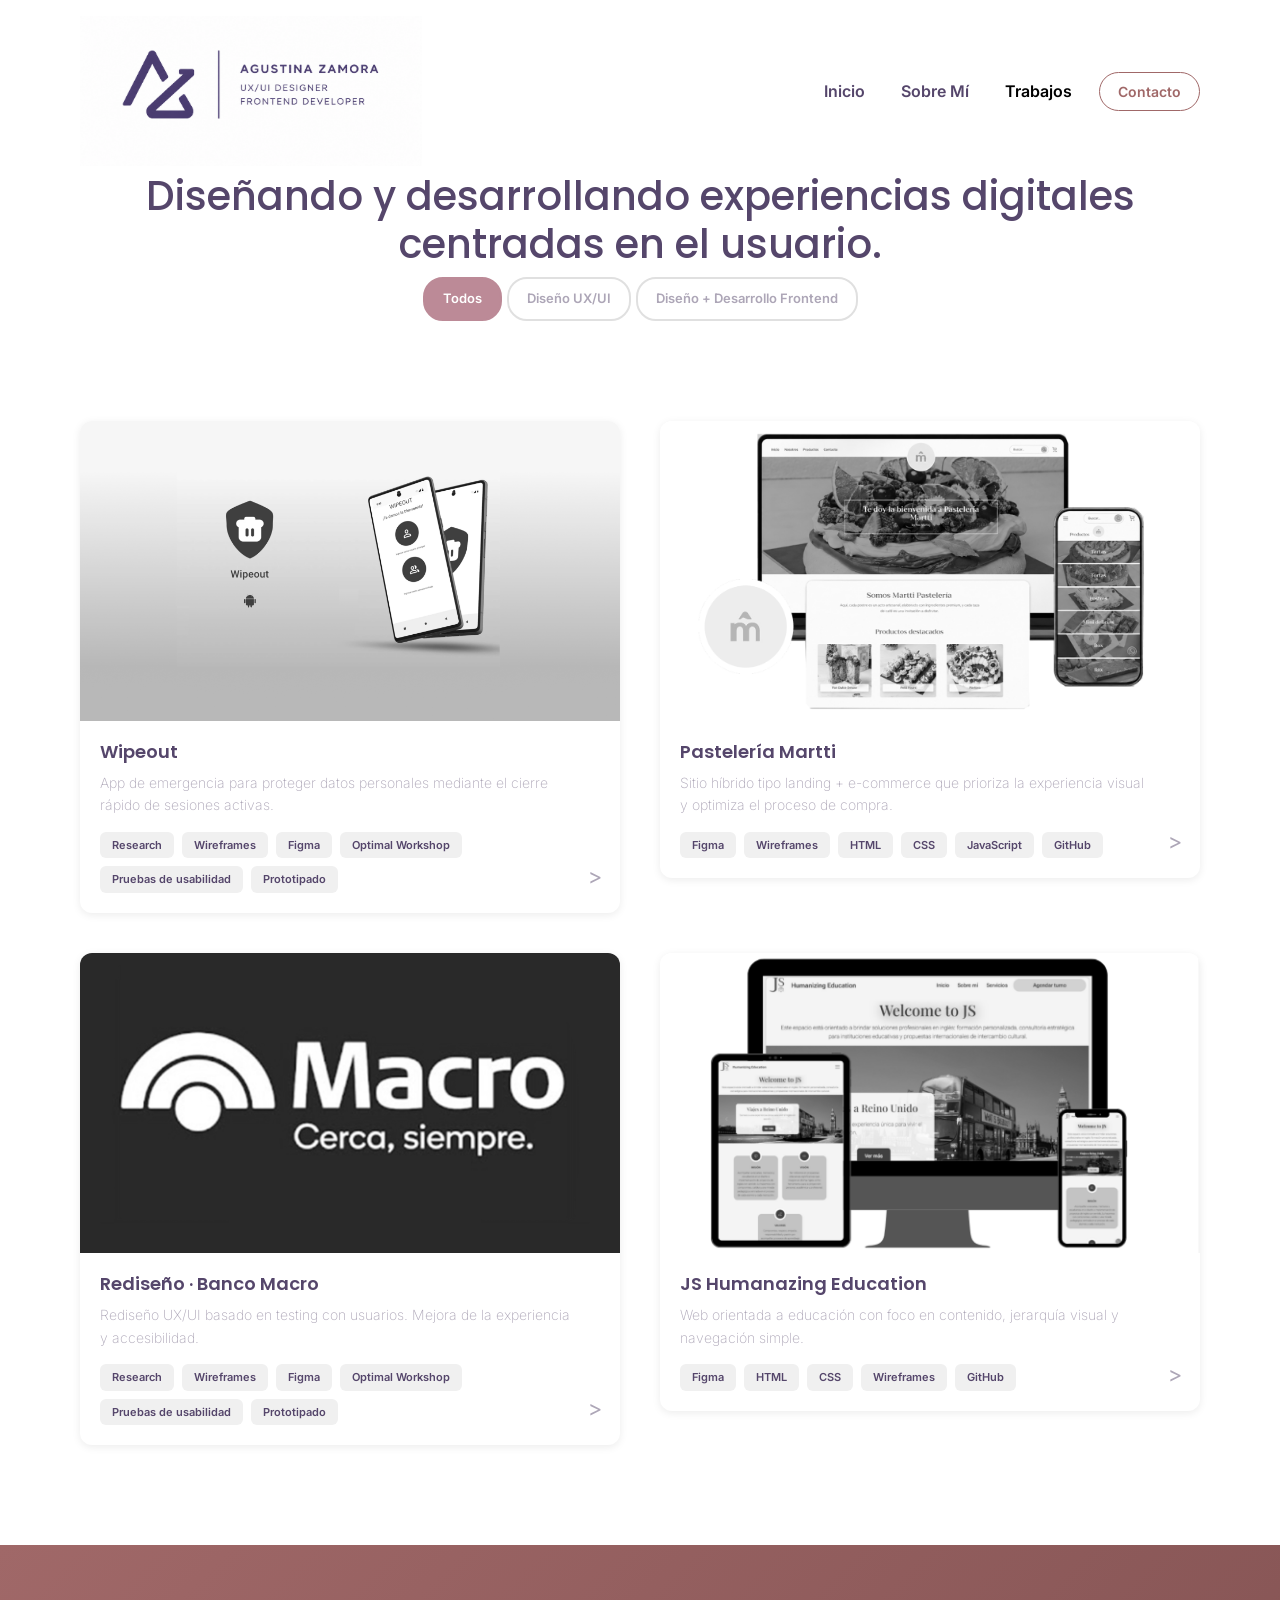
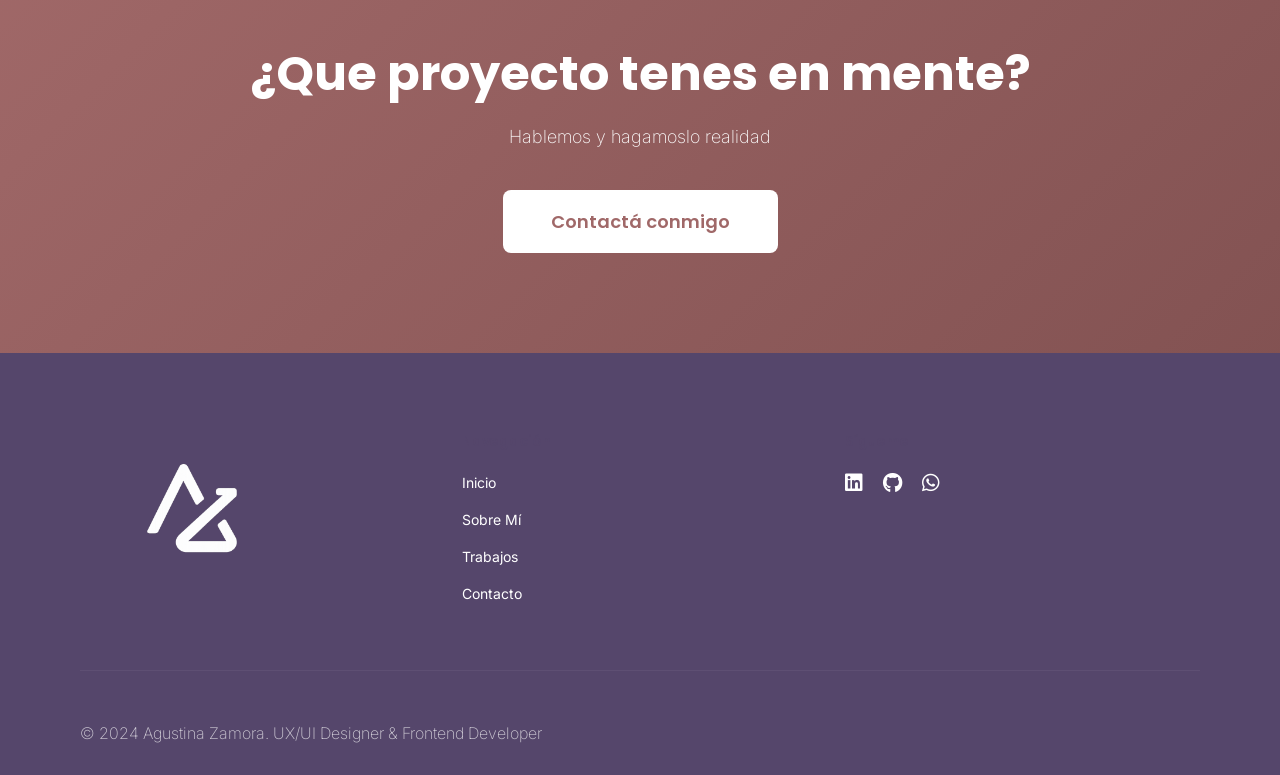
<file: pages/trabajos.html>
<!DOCTYPE html>
<html lang="es">

<head>
	<meta charset="UTF-8">
	<meta name="description"
		content="Trabajos de Agustina Zamora: proyectos de diseño UX/UI, desarrollo frontend y fusión diseño + dev.">
	<meta name="viewport" content="width=device-width, initial-scale=1.0">
	<title>Trabajos | Agustina Zamora</title>

	<!-- Tipografía Google Fonts -->
	<link rel="preconnect" href="https://fonts.googleapis.com">
	<link rel="preconnect" href="https://fonts.gstatic.com" crossorigin>
	<link
		href="https://fonts.googleapis.com/css2?family=Poppins:wght@300;400;500;600;700&family=Inter:wght@300;400;500;600&display=swap"
		rel="stylesheet">

	<!-- Bootstrap CSS -->
	<link href="https://cdn.jsdelivr.net/npm/bootstrap@5.3.0/dist/css/bootstrap.min.css" rel="stylesheet">

	<!-- AOS Animation CSS -->
	<link href="https://unpkg.com/aos@2.3.1/dist/aos.css" rel="stylesheet">

	<!-- Font Awesome Icons -->
	<link rel="stylesheet" href="https://cdnjs.cloudflare.com/ajax/libs/font-awesome/6.4.0/css/all.min.css">

	<!-- Estilos -->
	<link rel="stylesheet" href="../css/stylesass.css">
</head>

<body>
	<header>
		<!-- ==================== NAVEGACIÓN ==================== -->
		<nav class="navbar navbar-expand-lg navbar-light sticky-top custom-navbar">
			<div class="container-lg">
				<a class="navbar-brand" href="../index.html">
					<img src="../assets/logo-header.png" alt="Logo Agustina Zamora" class="logo_navbar">
				</a>

				<button class="navbar-toggler custom_toggler" type="button" data-bs-toggle="collapse"
					data-bs-target="#navbarNav">
					<span class="navbar-toggler-icon"></span>
				</button>

				<div class="collapse navbar-collapse" id="navbarNav">
					<ul class="navbar-nav ms-auto align-items-center gap-3">
						<li class="nav-item">
							<a class="nav-link" href="../index.html">Inicio</a>
						</li>
						<li class="nav-item">
							<a class="nav-link" href="sobre-mi.html">Sobre Mí</a>
						</li>
						<li class="nav-item">
							<a class="nav-link active" aria-current="page" href="trabajos.html">Trabajos</a>
						</li>
						<li class="nav-item">
							<a class="nav-link btn-contact-nav" href="contacto.html">Contacto</a>
						</li>
					</ul>
				</div>
			</div>
		</nav>

		<!-- ==================== HEADER ==================== -->
		<section class="page-header">
			<div class="container-lg text-center" data-aos="fade-up">
				<h1 class="page-title">
					Diseñando y desarrollando experiencias digitales centradas en el usuario.
					<span class="typing-dots"></span>
				</h1>
			</div>
		</section>

		<!-- ==================== FILTROS ==================== -->
		<section class="portfolio-filters-section">
			<div class="container-lg text-center">
				<div class="filters-wrapper">
					<button class="filter-btn active" data-filter="*">Todos</button>
					<button class="filter-btn" data-filter=".ux-ui">Diseño UX/UI</button>
					<button class="filter-btn" data-filter=".fusion">Diseño + Desarrollo Frontend</button>
				</div>
			</div>
		</section>
	</header>

	<main>
		<!-- ==================== GRID DE TRABAJOS ==================== -->
		<section class="portfolio-section">
			<div class="container-lg">
				<div class="portfolio-grid" id="portfolioGrid">
					<!-- Proyecto 1 -->
					<div class="portfolio-item ux-ui" data-aos="fade-up" data-aos-delay="100">
						<div class="portfolio-card">
							<div class="portfolio-image">
								<img src="../assets/proyectos/proyecto-wipeout.png" alt="Wipeout">
								<div class="portfolio-overlay">
									<span class="project-category">Diseño UX/UI</span>
									<a href="./proyectos/wipeout.html" class="portfolio-arrow"
										aria-label="Ver proyecto Wipeout"><i class="fa-solid fa-angle-right"></i></a>
								</div>
							</div>
							<div class="portfolio-info">
								<div class="portfolio-info-content">
									<h3>Wipeout</h3>
									<p>App de emergencia para proteger datos personales mediante el cierre rápido de
										sesiones activas.</p>
									<div class="project-tags">
										<span class="tag">Research</span>
										<span class="tag">Wireframes</span>
										<span class="tag">Figma</span>
										<span class="tag">Optimal Workshop</span>
										<span class="tag">Pruebas de usabilidad</span>
										<span class="tag">Prototipado</span>
									</div>
								</div>
								<a href="./proyectos/wipeout.html" class="portfolio-arrow"
									aria-label="Ver proyecto Wipeout">></a>
							</div>
						</div>
					</div>
					<!--Comento para eliminar temporalmente del proyecto
					 Proyecto 2 
					<div class="portfolio-item fusion" data-aos="fade-up" data-aos-delay="150">
						<div class="portfolio-card">
							<div class="portfolio-image">
								<img src="../assets/proyectos/proyecto-lic-sarach.png" alt="Sitio web Lic. Melisa Sarach">
								<div class="portfolio-overlay">
									<span class="project-category">UX/UI + Frontend</span>
									<a href="./proyectos/sitio-lic-sarach.html" class="portfolio-arrow"
										aria-label="Ver proyecto Lic. Melisa Sarach">></a>
								</div>
							</div>
							<div class="portfolio-info">
								<div class="portfolio-info-content">
									<h3>Sitio web · Lic. Melisa Sarach</h3>
									<p>Landing profesional que presenta un enfoque integral de la nutrición, combinando asesoramiento, coaching y terapias complementarias.</p>
									<div class="project-tags">
										<span class="tag">Figma</span>
										<span class="tag">Wireframes</span>
										<span class="tag">HTML</span>
										<span class="tag">CSS</span>
										<span class="tag">JavaScript</span>
										<span class="tag">GitHub</span>
									</div>
								</div>
								<a href="./proyectos/sitio-lic-sarach.html" class="portfolio-arrow"
									aria-label="Ver proyecto Lic. Melisa Sarach">></a>
							</div>
						</div>
					</div>
-->
					<!-- Proyecto 3 -->
					<div class="portfolio-item fusion" data-aos="fade-up" data-aos-delay="200">
						<div class="portfolio-card">
							<div class="portfolio-image">
								<img src="../assets/proyectos/proyecto-pasteleria.png" alt="Pastelería Martti">
								<div class="portfolio-overlay">
									<span class="project-category"> Diseño UX/UI + Frontend</span>
									<a href="./proyectos/pasteleria-martti.html" class="portfolio-arrow"
										aria-label="Ver proyecto Pastelería Martti">></a>
								</div>
							</div>
							<div class="portfolio-info">
								<div class="portfolio-info-content">
									<h3>Pastelería Martti</h3>
									<p>Sitio híbrido tipo landing + e-commerce que prioriza la experiencia visual y
										optimiza el proceso de compra.</p>
									<div class="project-tags">
										<span class="tag">Figma</span>
										<span class="tag">Wireframes</span>
										<span class="tag">HTML</span>
										<span class="tag">CSS</span>
										<span class="tag">JavaScript</span>
										<span class="tag">GitHub</span>
									</div>
								</div>
								<a href="./proyectos/pasteleria-martti.html" class="portfolio-arrow"
									aria-label="Ver proyecto Pastelería Martti">></a>
							</div>
						</div>
					</div>

					<!-- Proyecto 4 -->
					<div class="portfolio-item ux-ui" data-aos="fade-up" data-aos-delay="250">
						<div class="portfolio-card">
							<div class="portfolio-image">
								<img src="../assets/proyectos/rediseño-macro.png" alt="Rediseño app Banco Macro">
								<div class="portfolio-overlay">
									<span class="project-category">Diseño UX/UI</span>
									<a href="./proyectos/rediseño-macro.html" class="portfolio-arrow"
										aria-label="Ver proyecto Rediseño Macro">></a>
								</div>
							</div>
							<div class="portfolio-info">
								<div class="portfolio-info-content">
									<h3>Rediseño · Banco Macro</h3>
									<p>Rediseño UX/UI basado en testing con usuarios. Mejora de la experiencia y
										accesibilidad.</p>
									<div class="project-tags">
										<span class="tag">Research</span>
										<span class="tag">Wireframes</span>
										<span class="tag">Figma</span>
										<span class="tag">Optimal Workshop</span>
										<span class="tag">Pruebas de usabilidad</span>
										<span class="tag">Prototipado</span>
									</div>
								</div>
								<a href="./proyectos/rediseño-macro.html" class="portfolio-arrow"
									aria-label="Ver proyecto Rediseño Macro">></a>
							</div>
						</div>
					</div>

					<!-- Proyecto 5 -->
					<div class="portfolio-item fusion" data-aos="fade-up" data-aos-delay="300">
						<div class="portfolio-card">
							<div class="portfolio-image">
								<img src="../assets/proyectos/poyecto-js.png" alt="JS Humanazing Education">
								<div class="portfolio-overlay">
									<span class="project-category">UX/UI + Frontend</span>
									<a href="./proyectos/js-humanazing-education.html" class="portfolio-arrow"
										aria-label="Ver proyecto JS Humanazing Education">></a>
								</div>
							</div>
							<div class="portfolio-info">
								<div class="portfolio-info-content">
									<h3>JS Humanazing Education</h3>
									<p>Web orientada a educación con foco en contenido, jerarquía visual y navegación
										simple.</p>
									<div class="project-tags">
										<span class="tag">Figma</span>
										<span class="tag">HTML</span>
										<span class="tag">CSS</span>
										<span class="tag">Wireframes</span>
										<span class="tag">GitHub</span>
									</div>
								</div>
								<a href="./proyectos/js-humanazing-education.html" class="portfolio-arrow"
									aria-label="Ver proyecto JS Humanazing Education">></a>
							</div>
						</div>
					</div>





				</div>
			</div>
		</section>

		<!-- ==================== CTA FINAL ==================== -->
		<section class="final-cta-section">
			<div class="container-lg text-center" data-aos="fade-up">
				<h2 class="cta-title">¿Que proyecto tenes en mente?</h2>
				<p class="cta-subtitle">Hablemos y hagamoslo realidad</p>
				<a href="contacto.html" class="btn btn-primary-custom btn-lg">Contactá conmigo</a>
			</div>
		</section>
	</main>

	<!-- ==================== FOOTER ==================== -->
	<footer class="footer-section">
		<div class="container-lg">
			<div class="row mb-5">
				<div class="col-md-4 mb-4 mb-md-0">
					<a class="navbar-brand" href="../index.html">
						<img src="../assets/footer-logo.png" alt="Logo Agustina Zamora" class="logo_navbar">
					</a>
				</div>
				<div class="col-md-4 mb-4 mb-md-0">
					<h4 class="footer-subtitle-small">Navegación</h4>
					<ul class="footer-links">
						<li><a href="../index.html#inicio">Inicio</a></li>
						<li><a href="./sobre-mi.html">Sobre Mí</a></li>
						<li><a href="./trabajos.html">Trabajos</a></li>
						<li><a href="./contacto.html">Contacto</a></li>
					</ul>
				</div>
				<div class="col-md-4">
					<h4 class="footer-subtitle-small">Sígueme</h4>
					<div class="social-links">
						<a href="https://www.linkedin.com/in/agustinaazamora" target="_blank" rel="noopener noreferrer"
							aria-label="LinkedIn">
							<i class="fab fa-linkedin"></i>
						</a>
						<a href="https://github.com/AGUSTINAGUSTINA" target="_blank" rel="noopener noreferrer"
							aria-label="GitHub">
							<i class="fab fa-github"></i>
						</a>
						<a href="https://wa.me/5493512729694" target="_blank" rel="noopener noreferrer"
							aria-label="WhatsApp">
							<i class="fab fa-whatsapp"></i>
						</a>
					</div>
				</div>
			</div>
			<hr class="footer-divider">
			<div class="footer-bottom text-center">
				<p>&copy; 2024 Agustina Zamora. UX/UI Designer & Frontend Developer</p>
			</div>
		</div>
	</footer>

	<!-- Bootstrap JS -->
	<script src="https://cdn.jsdelivr.net/npm/bootstrap@5.3.0/dist/js/bootstrap.bundle.min.js"></script>

	<!-- AOS JS -->
	<script src="https://unpkg.com/aos@2.3.1/dist/aos.js"></script>

	<script>
		// Animaciones scroll
		AOS.init({
			duration: 800,
			easing: 'ease-in-out-quart',
			once: true,
			offset: 100
		});

		// Filtros sin Isotope: mantiene el CSS Grid (2 por fila en desktop/tablet)
		const filterButtons = document.querySelectorAll('.filter-btn');
		const portfolioItems = document.querySelectorAll('.portfolio-item');

		const applyFilter = (filter) => {
			portfolioItems.forEach((item) => {
				if (filter === '*') {
					item.hidden = false;
					return;
				}

				const className = filter.replace('.', '');
				item.hidden = !item.classList.contains(className);
			});

			AOS.refresh();
		};

		const setActiveButton = (filter) => {
			filterButtons.forEach((btn) => btn.classList.remove('active'));
			const matchingButton = Array.from(filterButtons).find(
				(btn) => btn.getAttribute('data-filter') === filter
			);
			(matchingButton || filterButtons[0])?.classList.add('active');
		};

		const normalizeFilterParam = (raw) => {
			if (!raw) return null;
			if (raw === '*' || raw === 'all') return '*';

			const cleaned = raw.startsWith('.') ? raw.slice(1) : raw;
			if (!/^[a-z0-9_-]+$/i.test(cleaned)) return null;
			return `.${cleaned}`;
		};

		filterButtons.forEach((button) => {
			button.addEventListener('click', () => {
				const filter = button.getAttribute('data-filter');
				setActiveButton(filter);
				applyFilter(filter);
			});
		});

		// Permite entrar con filtro desde un link: `trabajos.html?filter=fusion` o `trabajos.html#fusion`
		const initialFromQuery = normalizeFilterParam(new URLSearchParams(window.location.search).get('filter'));
		const initialFromHash = normalizeFilterParam(window.location.hash?.replace('#', ''));
		const initialFilter = initialFromQuery || initialFromHash;

		if (initialFilter) {
			setActiveButton(initialFilter);
			applyFilter(initialFilter);
		}
	</script>
</body>

</html>
</file>
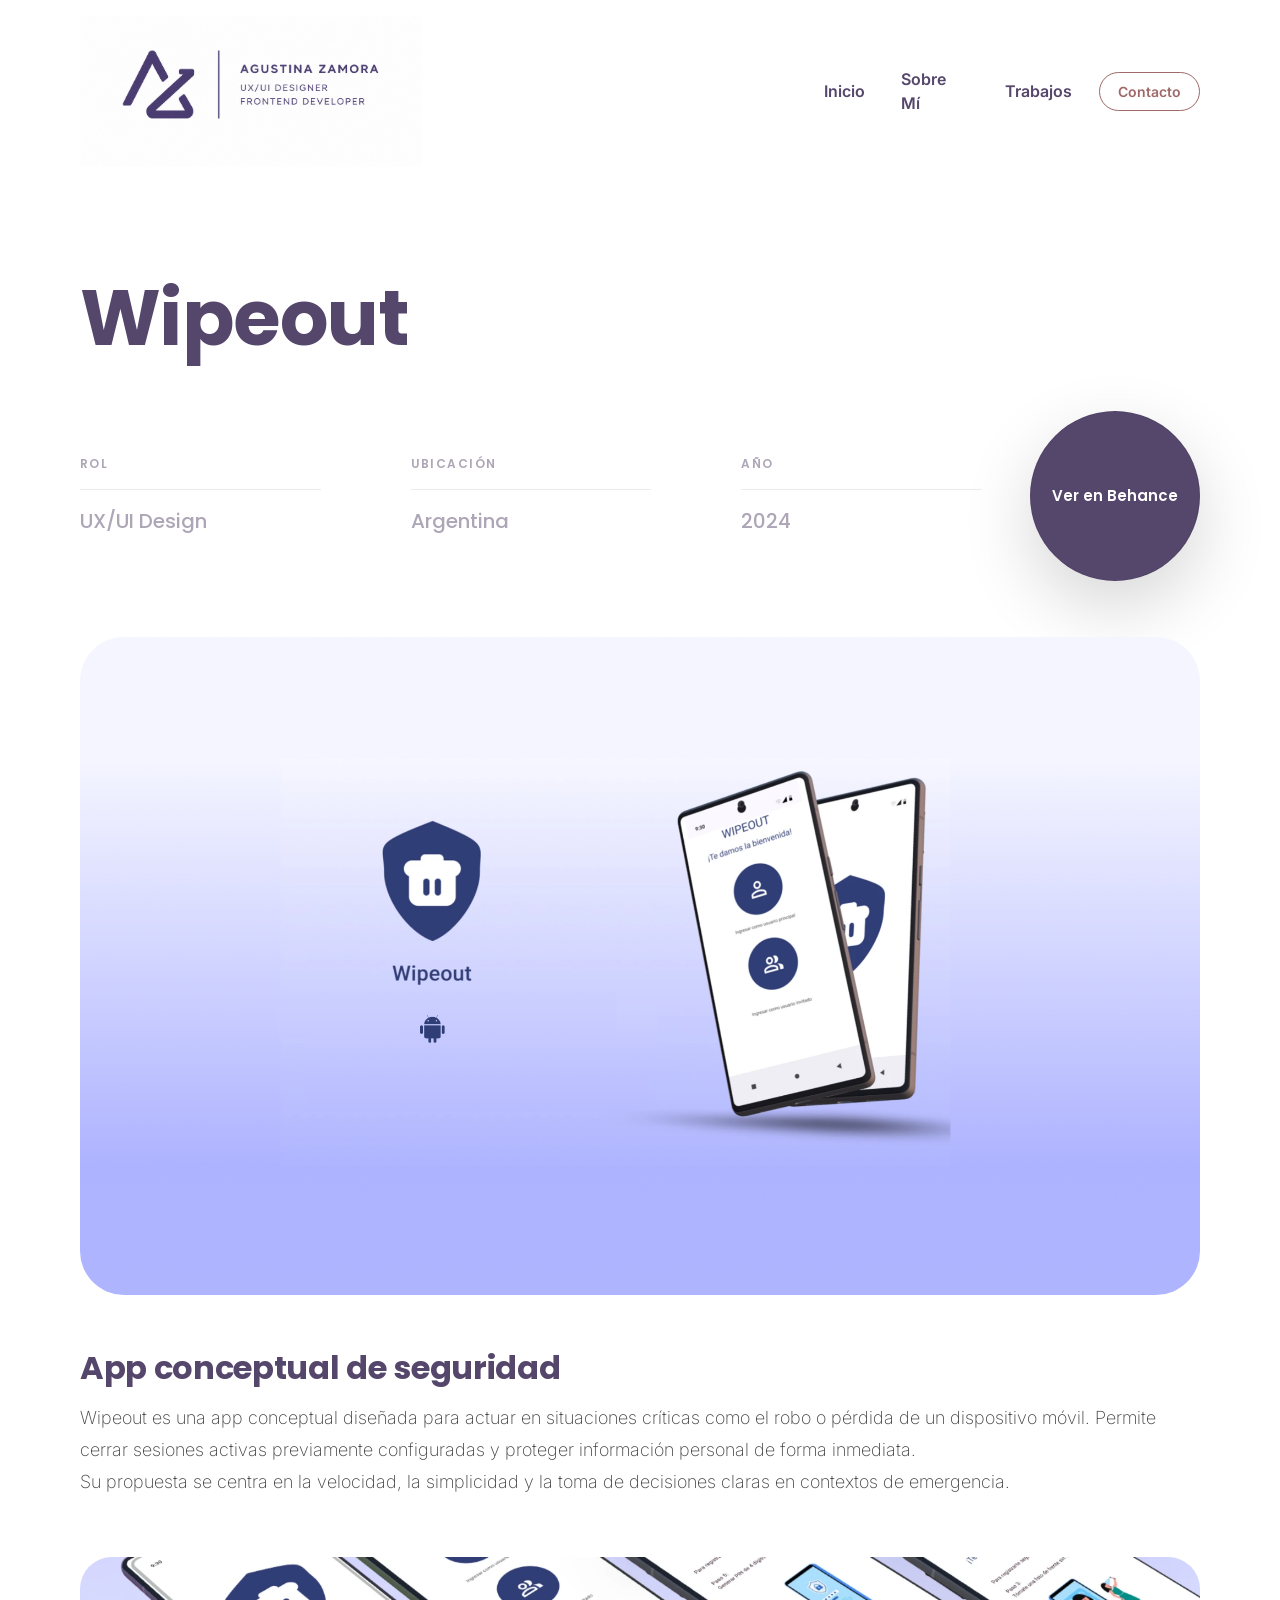
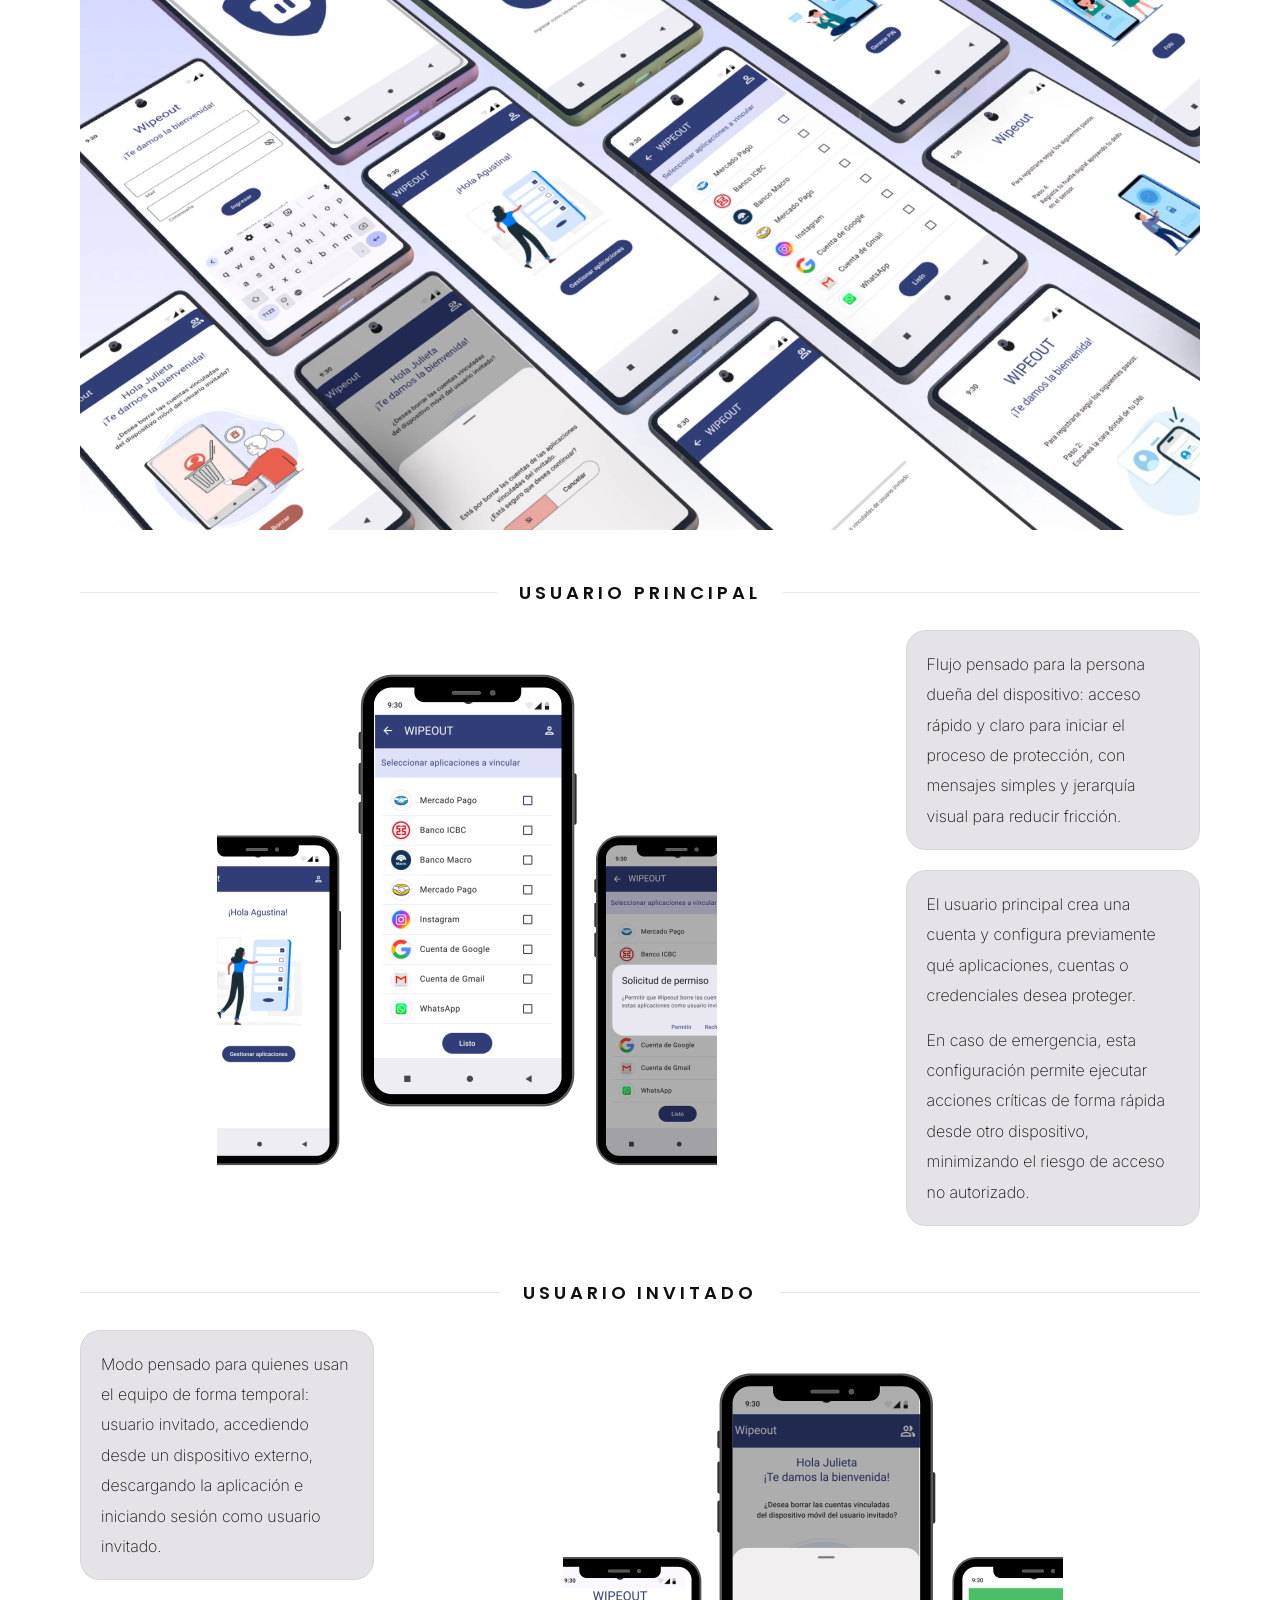
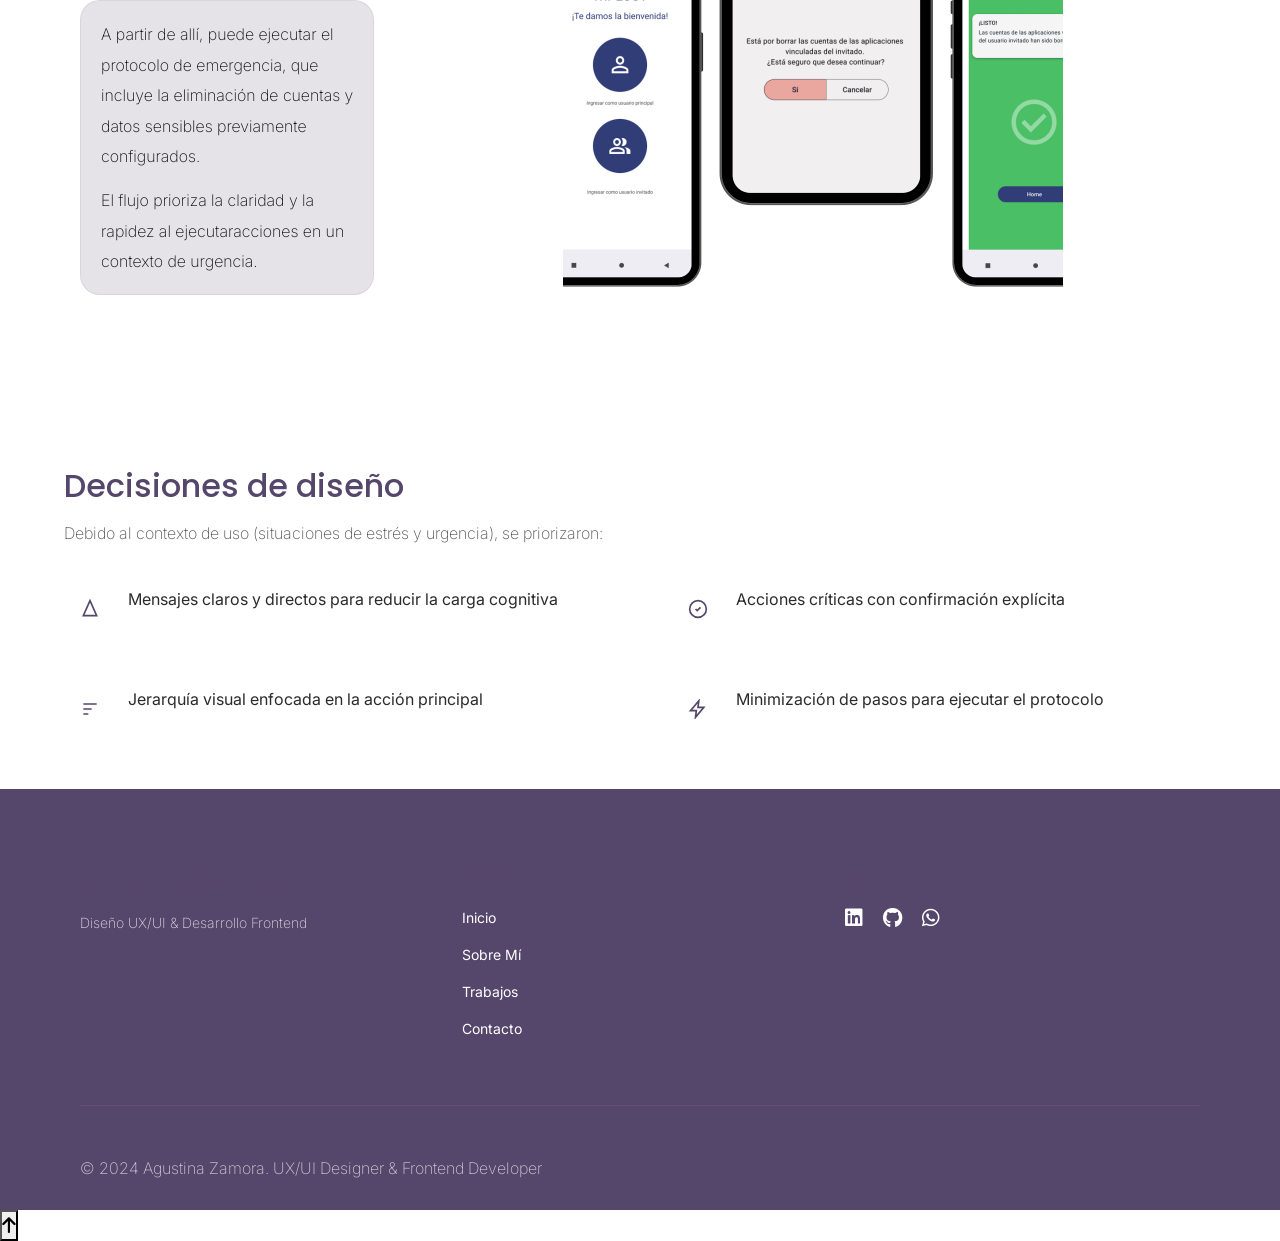
<file: pages/proyectos/wipeout.html>
﻿<!DOCTYPE html>
<html lang="es">

<head>
	<meta charset="UTF-8">
	<meta name="description"
		content="Diseñadora UX/UI y Desarrolladora Frontend. Fusión de diseño y desarrollo para experiencias digitales minimalistas e impactantes.">
	<meta name="viewport" content="width=device-width, initial-scale=1.0">
	<title>Proyecto | Wipeout</title>

	<!-- Tipografía Google Fonts -->
	<link rel="preconnect" href="https://fonts.googleapis.com">
	<link rel="preconnect" href="https://fonts.gstatic.com" crossorigin>
	<link
		href="https://fonts.googleapis.com/css2?family=Poppins:wght@300;400;500;600;700&family=Inter:wght@300;400;500;600&display=swap"
		rel="stylesheet">

	<!-- Bootstrap CSS -->
	<link href="https://cdn.jsdelivr.net/npm/bootstrap@5.3.0/dist/css/bootstrap.min.css" rel="stylesheet">

	<!-- AOS Animation CSS -->
	<link href="https://unpkg.com/aos@2.3.1/dist/aos.css" rel="stylesheet">

	<!-- Font Awesome Icons -->
	<link rel="stylesheet" href="https://cdnjs.cloudflare.com/ajax/libs/font-awesome/6.4.0/css/all.min.css">

	<!-- Estilos -->
	<link rel="stylesheet" href="../../css/stylesass.css">
</head>

<body>
	<header>
		<!-- ==================== NAVEGACióN ==================== -->
		<nav class="navbar navbar-expand-lg navbar-light sticky-top custom-navbar">
			<div class="container-lg">

				<!-- LOGO -->
				<a class="navbar-brand" href="../../index.html">
					<img src="../../assets/logo-header.png" alt="Logo Agustina Zamora" class="logo_navbar">
				</a>

				<!-- BOTÓN MOBILE -->
				<button class="navbar-toggler custom_toggler" type="button" data-bs-toggle="collapse"
					data-bs-target="#navbarNav">
					<span class="navbar-toggler-icon"></span>
				</button>

				<!-- LINKS -->
				<div class="collapse navbar-collapse" id="navbarNav">
					<ul class="navbar-nav ms-auto align-items-center gap-3">
						<li class="nav-item">
							<a class="nav-link" href="../../index.html">Inicio</a>
						</li>
						<li class="nav-item">
							<a class="nav-link" href="../../pages/sobre-mi.html">Sobre Mí­</a>
						</li>
						<li class="nav-item">
							<a class="nav-link" href="../../index.html#trabajos">Trabajos</a>
						</li>
						<li class="nav-item">
							<a class="nav-link btn-contact-nav" href="../../pages/contacto.html">Contacto</a>
						</li>
					</ul>
				</div>

			</div>
		</nav>
		<main>
			<section class="case-study wipeout-case">
				<div class="container-lg">
					<header class="case-header" data-aos="fade-up">
						<div class="case-header__title">
							<h1 class="case-title">Wipeout</h1>
						</div>

						<div class="case-header__meta">
							<div class="case-meta">
								<div class="case-meta__block">
									<h2 class="case-meta__label">Rol</h2>
									<ul class="case-meta__list">
										<li>UX/UI Design</li>
										
									</ul>
								</div>

								<div class="case-meta__block">
									<h2 class="case-meta__label">Ubicación</h2>
									<ul class="case-meta__list">
										<li>Argentina</li>
									</ul>
								</div>

								<div class="case-meta__block">
									<h2 class="case-meta__label">Año</h2>
									<ul class="case-meta__list">
										<li>2024</li>
									</ul>
								</div>
							</div>

							<a class="case-cta case-cta--floating" href="https://www.behance.net/gallery/189770667/WIPEOUT"
								target="_blank" rel="noopener noreferrer"
								aria-label="Ver en Behance (abre en una nueva pestaña)">
								Ver en Behance
							</a>

						

						</div>
					</header>

					<div class="case-hero" data-aos="fade-up" data-aos-delay="100">
						<img src="../../assets/proyectos/proyecto-wipeout.png"
							alt="Proyecto Wipeout - pantallas principales" class="case-hero__img">
						
					</div>

					<section class="case-intro" aria-label="Descripción del proyecto" data-aos="fade-up">
						<h2 class="case-intro__title">App conceptual de seguridad</h2>
						<p class="case-intro__text">
							Wipeout es una app conceptual diseñada para actuar en situaciones crí­ticas como el robo o
							pérdida de un dispositivo móvil. Permite cerrar sesiones activas previamente configuradas y
							proteger información personal de forma inmediata.
						</p>
						<p class="case-intro__text">
							Su propuesta se centra en la velocidad, la simplicidad y la toma de decisiones claras en
							contextos de emergencia.
						</p>
					</section>

					<section class="case-gallery" aria-label="Galerí­a del proyecto">
						<div class="case-gallery__grid">
							<figure class="case-shot case-shot--full" data-aos="fade-up">
								<img src="../../assets/proyectos/wipeout-varias-pantallas.png"
									alt="Pantallas del proyecto Wipeout" class="case-shot__img">
							</figure>

							<section class="user-section" aria-label="Perfiles de usuario">
								<article class="user-block user-block--principal">
									<h2 class="user-title">Usuario Principal</h2>

									<div class="user-content">
										<figure class="user-figure">
											<img src="../../assets/proyectos/wipeout-usuario-principal.png"
												alt="Usuario principal usando la app Wipeout" class="user-img"
												data-aos="fade-right" data-aos-delay="80">
										</figure>
										<div class="user-text-group">
											<div class="user-text">
												<p>
													Flujo pensado para la persona dueña del dispositivo: acceso rápido y
													claro para iniciar el
													proceso de protección, con mensajes simples y jerarquía visual para
													reducir fricción.
												</p>

											</div>
											<div class="user-text">
												<p>
													El usuario principal crea una cuenta y configura previamente qué
													aplicaciones, cuentas o credenciales desea proteger.
												</p>
												<p>
													En caso de emergencia, esta configuración permite ejecutar acciones
													críticas de forma rápida desde otro dispositivo, minimizando el
													riesgo
													de acceso no autorizado.
												</p>
											</div>
										</div>
									</div>
								</article>

								<article class="user-block user-block--guest">
									<h2 class="user-title">Usuario Invitado</h2>

									<div class="user-content user-content--reverse">
										<figure class="user-figure">
											<img src="../../assets/proyectos/wipeout-usuario-invitado.png"
												alt="Usuario invitado usando la app Wipeout" class="user-img"
												data-aos="fade-left" data-aos-delay="120">
										</figure>
										<div class="user-text-group">
											
											<div class="user-text">
												<p>
													Modo pensado para quienes usan el equipo de forma temporal: usuario
													invitado, accediendo desde un dispositivo externo, descargando la
													aplicación e iniciando sesión como usuario
													invitado.
												</p>

											</div>
											<div class="user-text">
												<p>
													A partir de allí, puede ejecutar el protocolo de emergencia, que
													incluye la eliminación de cuentas y datos sensibles previamente
													configurados.
												</p>
												<p>
													El flujo prioriza la claridad y la rapidez al ejecutaracciones en un contexto de urgencia.
												</p>
											</div>
										</div>
									</div>
								</article>
							</section>
						</div>
					</section>


				</div>
			</section>

			<section class="case-decisions">
	<h2>Decisiones de diseño</h2>
	<p>
		Debido al contexto de uso (situaciones de estrés y urgencia), se priorizaron:
	</p>

	<ul class="decisions-list">
		<li class="decision-item" data-aos="fade-right">
			<span class="decision-icon">
				<!-- claridad -->
				<svg viewBox="0 0 24 24" fill="none">
					<path d="M12 2L4 20h16L12 2z" stroke="currentColor" stroke-width="2"/>
				</svg>
			</span>
			<span>Mensajes claros y directos para reducir la carga cognitiva</span>
		</li>

		<li class="decision-item" data-aos="fade-right" data-aos-delay="100">
			<span class="decision-icon">
				<!-- confirmación -->
				<svg viewBox="0 0 24 24" fill="none">
					<path d="M9 12l2 2 4-4" stroke="currentColor" stroke-width="2"/>
					<circle cx="12" cy="12" r="10" stroke="currentColor" stroke-width="2"/>
				</svg>
			</span>
			<span>Acciones críticas con confirmación explícita</span>
		</li>

		<li class="decision-item" data-aos="fade-right" data-aos-delay="200">
			<span class="decision-icon">
				<!-- jerarquía -->
				<svg viewBox="0 0 24 24" fill="none">
					<path d="M4 6h16M4 12h10M4 18h6" stroke="currentColor" stroke-width="2"/>
				</svg>
			</span>
			<span>Jerarquía visual enfocada en la acción principal</span>
		</li>

		<li class="decision-item" data-aos="fade-right" data-aos-delay="300">
			<span class="decision-icon">
				<!-- rapidez -->
				<svg viewBox="0 0 24 24" fill="none">
					<path d="M13 2L3 14h7l-1 8 10-12h-7l1-8z" stroke="currentColor" stroke-width="2"/>
				</svg>
			</span>
			<span>Minimización de pasos para ejecutar el protocolo</span>
		</li>
	</ul>
</section>
		</main>

		<!-- ==================== FOOTER ==================== -->
		<footer class="footer-section">
			<div class="container-lg">
				<div class="row mb-5">
					<div class="col-md-4 mb-4 mb-md-0">
						<h3 class="footer-title">Agustina Zamora</h3>
						<p class="footer-subtitle">Diseño UX/UI & Desarrollo Frontend</p>
					</div>
					<div class="col-md-4 mb-4 mb-md-0">
						<h4 class="footer-subtitle-small">Navegación</h4>
						<ul class="footer-links">
							<li><a href="../../index.html#inicio">Inicio</a></li>
							<li><a href="../../index.html#sobre-mi">Sobre Mí</a></li>
							<li><a href="../../index.html#trabajos">Trabajos</a></li>
							<li><a href="../../pages/contacto.html">Contacto</a></li>
						</ul>
					</div>
					<div class="col-md-4">
						<h4 class="footer-subtitle-small">Sígueme</h4>
						<div class="social-links">
							<a href="https://www.linkedin.com/in/agustinaazamora/" aria-label="LinkedIn"><i
									class="fab fa-linkedin"></i></a>
							<a href="https://github.com/AGUSTINAGUSTINA" aria-label="GitHub"><i
									class="fab fa-github"></i></a>
							<a href="https://wa.me/5493512729694?text=Hola%20Agustina,%20vi%20tu%20portfolio%20y%20quiero%20consultarte%20por%20un%20proyecto"
								target="_blank" rel="noopener noreferrer">
								<i class="fab fa-whatsapp"></i>
							</a>
						</div>
					</div>
				</div>
				<hr class="footer-divider">
				<div class="footer-bottom text-center">
					<p>&copy; 2024 Agustina Zamora. UX/UI Designer & Frontend Developer</p>
				</div>
			</div>
		</footer>

		<!-- Bootstrap -->
		<script src="https://cdn.jsdelivr.net/npm/bootstrap@5.3.0/dist/js/bootstrap.bundle.min.js"></script>

		<!-- AOS-->
		<script src="https://unpkg.com/aos@2.3.1/dist/aos.js"></script>

		<!-- Utilities -->
		<script src="../../js/utilities.js"></script>

		<!-- Main JS -->
		<script src="../../js/main.js"></script>

		<!-- Effects JS -->
		<script src="../../js/effects.js"></script>

		<!-- Split Screen JS -->
		<script src="../../js/split-screen.js"></script>
</body>

</html>
</file>
<file: css/stylesass.css>
@charset "UTF-8";
* {
  margin: 0;
  padding: 0;
  box-sizing: border-box;
}

h1, h2, h3, h4, p {
  color: #55466B;
}

h1, h2, h3, h4 {
  font-family: "Poppins", sans-serif;
  font-style: normal;
}

h1 {
  font-size: 40px;
}

h2 {
  font-size: 32px;
}

h3 {
  font-size: 24px;
}

h4 {
  font-size: 18px;
}

p {
  font-family: "Inter", sans-serif;
  font-size: 18px;
}

/* BOTON DE WHATSAPP*/
.floating-whatsapp {
  position: fixed !important;
  bottom: 20px !important;
  right: 20px !important;
  z-index: 9999 !important;
  box-shadow: 0px 4px 10px rgba(0, 0, 0, 0.3);
  border-radius: 50%;
  display: inline-block;
}
.floating-whatsapp img {
  border-radius: 50%;
  width: 50px;
  height: 50px;
  display: block;
  object-fit: cover;
}

.btn-primary-custom {
  padding: 12px 28px;
  border-radius: 8px;
  font-family: "Poppins", sans-serif;
  font-weight: 600;
  border: none;
  cursor: pointer;
  transition: all 0.3s ease;
  background-color: #BC8A97;
  color: white;
  text-decoration: none;
  display: inline-block;
}
.btn-primary-custom:hover {
  background-color: rgb(169.4293478261, 105.5706521739, 122.1739130435);
  transform: translateY(-2px);
  box-shadow: 0 8px 16px rgba(0, 0, 0, 0.15);
}
.btn-primary-custom:active {
  transform: translateY(0);
}
.btn-primary-custom:hover {
  color: white;
  text-decoration: none;
}
.btn-primary-custom.btn-lg {
  padding: 16px 40px;
  font-size: 16px;
}
@media (min-width: 320px) and (max-width: 480px) {
  .btn-primary-custom.btn-lg {
    padding: 14px 32px;
    font-size: 14px;
  }
}
@media (min-width: 576px) and (max-width: 991px) {
  .btn-primary-custom.btn-lg {
    padding: 16px 40px;
    font-size: 16px;
  }
}
@media (min-width: 992px) {
  .btn-primary-custom.btn-lg {
    padding: 18px 48px;
    font-size: 18px;
  }
}

.btn-outline-custom {
  padding: 12px 28px;
  border-radius: 8px;
  font-family: "Poppins", sans-serif;
  font-weight: 600;
  border: 2px solid #BC8A97;
  background: transparent;
  color: #BC8A97;
  cursor: pointer;
  transition: all 0.3s ease;
  text-decoration: none;
  display: inline-block;
}
.btn-outline-custom:hover {
  background-color: #BC8A97;
  color: white;
  transform: translateY(-2px);
}
.btn-outline-custom:active {
  transform: translateY(0);
}
.btn-outline-custom:hover {
  text-decoration: none;
}
.btn-outline-custom.btn-lg {
  padding: 16px 40px;
  font-size: 16px;
}
@media (min-width: 320px) and (max-width: 480px) {
  .btn-outline-custom.btn-lg {
    padding: 14px 32px;
    font-size: 14px;
  }
}
@media (min-width: 576px) and (max-width: 991px) {
  .btn-outline-custom.btn-lg {
    padding: 16px 40px;
    font-size: 16px;
  }
}
@media (min-width: 992px) {
  .btn-outline-custom.btn-lg {
    padding: 18px 48px;
    font-size: 18px;
  }
}

.btn-contact-nav {
  padding: 12px 28px;
  border-radius: 8px;
  font-family: "Poppins", sans-serif;
  font-weight: 600;
  border: 2px solid #BC8A97;
  background: transparent;
  color: #BC8A97;
  cursor: pointer;
  transition: all 0.3s ease;
  padding: 8px 16px !important;
  font-size: 12px !important;
  border-color: #A06868 !important;
  color: #A06868 !important;
}
.btn-contact-nav:hover {
  background-color: #BC8A97;
  color: white;
  transform: translateY(-2px);
}
.btn-contact-nav:active {
  transform: translateY(0);
}
@media (min-width: 576px) and (max-width: 991px) {
  .btn-contact-nav {
    padding: 10px 20px !important;
    font-size: 13px !important;
  }
}
@media (min-width: 992px) {
  .btn-contact-nav {
    padding: 10px 24px !important;
    font-size: 14px !important;
  }
  .btn-contact-nav:hover {
    background-color: #A06868 !important;
    color: white !important;
  }
}

.btn {
  transition: all 0.3s cubic-bezier(0.4, 0, 0.2, 1);
  font-family: "Poppins", sans-serif;
  font-weight: 600;
  border-radius: 8px;
  cursor: pointer;
  text-decoration: none;
  display: inline-block;
}
.btn:focus {
  outline: none;
  box-shadow: 0 0 0 3px rgba(160, 104, 104, 0.2);
}
.btn:active {
  transform: scale(0.98);
}
.btn[data-morph] {
  position: relative;
  overflow: hidden;
}
.btn[data-morph]::before {
  content: "";
  position: absolute;
  top: 50%;
  left: 50%;
  width: 0;
  height: 0;
  border-radius: 50%;
  background: rgba(255, 255, 255, 0.5);
  transform: translate(-50%, -50%);
  transition: width 0.6s, height 0.6s;
  z-index: -1;
}
.btn[data-morph]:active::before {
  width: 300px;
  height: 300px;
}

.btn:disabled {
  opacity: 0.5;
  cursor: not-allowed;
}
.btn:disabled:hover {
  transform: none;
}

.btn.loading {
  color: transparent;
  pointer-events: none;
}
.btn.loading::after {
  content: "";
  position: absolute;
  width: 16px;
  height: 16px;
  top: 50%;
  left: 50%;
  margin-left: -8px;
  margin-top: -8px;
  border: 2px solid rgba(255, 255, 255, 0.3);
  border-radius: 50%;
  border-top-color: white;
  animation: spinner 0.6s linear infinite;
}

@keyframes spinner {
  to {
    transform: rotate(360deg);
  }
}
/* CONTIENE EL LOGO PRINCIPAL Y NAV BAR */
/* ================= NAVBAR ================= */
.custom-navbar {
  margin-top: 10px;
  background-color: white;
  border-radius: 10px;
  padding: 6px 0; /* 🔥 navbar compacto */
  position: relative;
  z-index: 2;
}

/* ================= LOGO ================= */
.navbar-brand {
  display: flex;
  align-items: center;
  padding: 0;
  margin: 0;
  line-height: 1;
}

/* LOGO */
.logo_navbar {
  height: 150px;
  width: auto;
  display: block;
}

/* ================= LINKS ================= */
.navbar-nav {
  align-items: center;
  gap: 10px;
}
.navbar-nav .nav-link {
  font-family: "Inter", sans-serif;
  font-size: 16px;
  font-weight: 600;
  color: #55466B;
  text-decoration: none;
  border-radius: 20px;
  padding: 8px 14px;
  display: flex;
  align-items: center;
  justify-content: center;
  transition: all 0.3s ease;
}
.navbar-nav .nav-link:hover {
  background-color: #ADA6B7;
  color: rgb(60.5084745763, 49.8305084746, 76.1694915254);
}

/* ================= BOTÓN CONTACTO ================= */
.btn-contact-nav {
  border: 1px solid #55466B;
  border-radius: 50px;
  padding: 8px 18px !important;
}
.btn-contact-nav:hover {
  background-color: #55466B;
  color: white !important;
}

/* ================= TOGGLER ================= */
.custom_toggler {
  border: none;
  background-color: transparent;
  width: 32px;
  height: 32px;
}
.custom_toggler:focus {
  outline: none;
  box-shadow: none;
}

/* ================= MOBILE ================= */
.navbar-collapse.show {
  background-color: white;
  padding: 20px 0;
  text-align: center;
}

.welcome-message {
  margin-bottom: 30px;
  animation: slideInDown 0.8s ease-out;
}
@media (min-width: 320px) and (max-width: 480px) {
  .welcome-message {
    margin-bottom: 15px;
  }
}
@media (min-width: 576px) and (max-width: 991px) {
  .welcome-message {
    margin-bottom: 25px;
  }
}
@media (min-width: 992px) {
  .welcome-message {
    margin-bottom: 40px;
  }
}
.welcome-message .welcome-badge {
  display: inline-block;
  font-size: 12px;
  font-weight: 600;
  color: #A06868;
  background: rgba(243, 233, 233, 0.916);
  padding: 8px 16px;
  border-radius: 20px;
  border: 1px solid rgba(255, 255, 255, 0.847);
  backdrop-filter: blur(10px);
  letter-spacing: 1px;
  text-transform: uppercase;
  transition: all 0.4s ease;
}
@media (min-width: 320px) and (max-width: 480px) {
  .welcome-message .welcome-badge {
    font-size: 11px;
    padding: 6px 14px;
  }
}
@media (min-width: 576px) and (max-width: 991px) {
  .welcome-message .welcome-badge {
    font-size: 12px;
    padding: 8px 16px;
  }
}
@media (min-width: 992px) {
  .welcome-message .welcome-badge {
    font-size: 13px;
    padding: 10px 20px;
  }
  .welcome-message .welcome-badge:hover {
    background: rgba(255, 255, 255, 0.868);
    border-color: rgba(255, 255, 255, 0.884);
    transform: translateY(-2px);
  }
}

@keyframes slideInDown {
  from {
    opacity: 0;
    transform: translateY(-30px);
  }
  to {
    opacity: 1;
    transform: translateY(0);
  }
}
@keyframes slideInUp {
  from {
    opacity: 0;
    transform: translateY(30px);
  }
  to {
    opacity: 1;
    transform: translateY(0);
  }
}
.bienvenida h1 {
  text-align: center;
  font-weight: bold;
  text-shadow: 2px 2px 4px rgba(241, 223, 223, 0.94);
}

#roles {
  display: flex;
  width: 100%;
  height: 60vh;
  overflow: hidden;
}
#roles .role-designer,
#roles .role-coder {
  flex: 1;
  position: relative;
  flex-direction: column;
  transition: flex 0.8s ease;
  overflow: hidden;
  cursor: pointer;
}
#roles .role-designer .image-bg,
#roles .role-coder .image-bg {
  position: absolute;
  inset: 0;
  background-size: cover;
  background-position: center;
  transition: transform 0.8s ease, filter 0.6s ease;
  z-index: 1;
}
#roles .role-designer:hover .image-bg,
#roles .role-coder:hover .image-bg {
  filter: brightness(100%);
}
#roles .role-designer .description,
#roles .role-coder .description {
  position: absolute;
  top: 20%;
  transform: translateY(-50%);
  z-index: 2;
  color: black;
  padding: 0 3rem;
}
#roles .role-designer h2.principal,
#roles .role-coder h2.principal {
  font-size: 32px;
  font-weight: 600;
  margin-top: 10px;
  flex-direction: column;
  text-align: center;
  position: relative;
  width: 100%;
}
#roles .role-designer p.description,
#roles .role-coder p.description {
  opacity: 0;
  transition: opacity 0.5s ease;
  text-align: center;
  margin-top: 100px;
}
#roles .role-designer:hover p.description,
#roles .role-coder:hover p.description {
  opacity: 100;
  color: black !important;
}
#roles .role-designer .description {
  text-align: center;
}
#roles .role-coder .description {
  text-align: center;
}
#roles .role-designer .image-bg {
  background-image: url("assets/ux-ui-img.png");
}
#roles .role-designer .image-bg::before {
  content: "";
  position: absolute;
  inset: 0;
  background: rgba(255, 255, 255, 0.823);
  transform: scaleX(0);
  transform-origin: left;
  transition: transform 0.6s ease;
  z-index: 2;
}
#roles .role-coder .image-bg {
  background-image: url("assets/frontend-img.png");
}
#roles .role-coder .image-bg::before {
  content: "";
  position: absolute;
  inset: 0;
  background: rgba(255, 255, 255, 0.823);
  transform: scaleX(0);
  transform-origin: right;
  transition: transform 0.6s ease;
  z-index: 2;
}
#roles .role-designer:hover .image-bg::before {
  transform: scaleX(1);
  transform-origin: left;
}
#roles .role-coder:hover .image-bg::before {
  transform: scaleX(1);
  transform-origin: right;
}
#roles .role-designer:hover {
  flex: 30;
}
#roles .role-coder:hover {
  flex: 30;
}

.about-page {
  background: #fafafa;
  color: #55466B;
}

.about-hero {
  position: relative;
  padding: clamp(56px, 9vh, 110px) 0;
  overflow: hidden;
  background: radial-gradient(900px 380px at 15% 25%, rgba(85, 70, 107, 0.12), transparent 70%), radial-gradient(760px 380px at 85% 30%, rgba(160, 104, 104, 0.14), transparent 72%), linear-gradient(180deg, #ffffff 0%, #fafafa 100%);
}
.about-hero .about-hero__grid {
  display: grid;
  grid-template-columns: 1.05fr 0.95fr;
  gap: clamp(28px, 4vw, 56px);
  align-items: center;
}
@media (max-width: 991px) {
  .about-hero .about-hero__grid {
    grid-template-columns: 1fr;
  }
}
.about-hero .about-hero__eyebrow {
  display: inline-flex;
  align-items: center;
  gap: 10px;
  padding: 10px 14px;
  border-radius: 999px;
  border: 1px solid rgba(173, 166, 183, 0.35);
  background: rgba(255, 255, 255, 0.7);
  backdrop-filter: blur(8px);
  font-family: "Inter", sans-serif;
  font-size: 13px;
  color: #55466B;
}
.about-hero .about-hero__eyebrow i {
  color: #A06868;
}
.about-hero .about-hero__title {
  margin-top: 18px;
  font-family: "Poppins", sans-serif;
  font-weight: 700;
  letter-spacing: -0.02em;
  line-height: 1.05;
  font-size: clamp(34px, 4vw, 54px);
}
.about-hero .about-hero__lead {
  margin-top: 18px;
  font-family: "Inter", sans-serif;
  font-size: 16px;
  line-height: 1.8;
  color: rgba(85, 70, 107, 0.9);
  max-width: 62ch;
}
@media (min-width: 992px) {
  .about-hero .about-hero__lead {
    font-size: 18px;
  }
}
.about-hero .about-hero__actions {
  margin-top: 26px;
  display: flex;
  flex-wrap: wrap;
  gap: 12px;
}
.about-hero .about-hero__actions .btn {
  border-radius: 999px;
}
.about-hero .about-hero__chips {
  margin-top: 18px;
  display: flex;
  flex-wrap: wrap;
  gap: 10px;
}
.about-hero .about-chip {
  display: inline-flex;
  align-items: center;
  gap: 10px;
  padding: 10px 12px;
  border-radius: 999px;
  border: 1px solid rgba(173, 166, 183, 0.35);
  background: rgba(255, 255, 255, 0.75);
  backdrop-filter: blur(8px);
  font-family: "Inter", sans-serif;
  font-size: 13px;
  color: rgba(85, 70, 107, 0.92);
}
.about-hero .about-chip i {
  color: #A06868;
}
.about-hero .about-hero__media {
  position: relative;
  border-radius: 18px;
  padding: 14px;
  background: rgba(255, 255, 255, 0.65);
  border: 1px solid rgba(173, 166, 183, 0.35);
  box-shadow: 0 18px 40px rgba(0, 0, 0, 0.06);
}
.about-hero .about-hero__media img {
  width: 100%;
  height: auto;
  border-radius: 14px;
  display: block;
}
.about-hero .about-hero__media::after {
  content: "";
  position: absolute;
  inset: 14px;
  border-radius: 14px;
  pointer-events: none;
  box-shadow: inset 0 0 0 1px rgba(255, 255, 255, 0.55);
}
.about-hero .about-hero__caption {
  margin-top: 12px;
  display: flex;
  justify-content: space-between;
  gap: 12px;
  font-family: "Inter", sans-serif;
  font-size: 12px;
  color: rgba(85, 70, 107, 0.72);
}

.about-section-modern {
  padding: clamp(48px, 7vh, 92px) 0;
}

.about-section-modern .section-heading {
  margin-bottom: clamp(20px, 3vh, 34px);
}

.about-section-modern .section-eyebrow {
  font-family: "Inter", sans-serif;
  font-size: 12px;
  letter-spacing: 0.14em;
  text-transform: uppercase;
  color: rgba(85, 70, 107, 0.65);
  margin-bottom: 10px;
}

.about-section-modern .section-title {
  font-family: "Poppins", sans-serif;
  font-weight: 700;
  letter-spacing: -0.015em;
  font-size: clamp(26px, 3vw, 38px);
  margin: 0;
}

.about-section-modern .section-subtitle {
  margin-top: 12px;
  font-family: "Inter", sans-serif;
  font-size: 15px;
  line-height: 1.8;
  color: rgba(85, 70, 107, 0.82);
  max-width: 78ch;
}

.about-cards {
  display: grid;
  grid-template-columns: repeat(3, minmax(0, 1fr));
  gap: 16px;
  margin-top: 28px;
}
@media (max-width: 991px) {
  .about-cards {
    grid-template-columns: 1fr;
  }
}

.about-card {
  border-radius: 14px;
  background: rgba(255, 255, 255, 0.85);
  border: 1px solid rgba(173, 166, 183, 0.28);
  padding: 18px 18px 16px;
  box-shadow: 0 10px 24px rgba(0, 0, 0, 0.05);
  transition: transform 0.25s ease, box-shadow 0.25s ease, border-color 0.25s ease;
}

.about-card:hover {
  transform: translateY(-4px);
  box-shadow: 0 18px 40px rgba(0, 0, 0, 0.07);
  border-color: rgba(160, 104, 104, 0.35);
}

.about-card__icon {
  width: 42px;
  height: 42px;
  border-radius: 12px;
  display: grid;
  place-items: center;
  background: rgba(160, 104, 104, 0.12);
  color: #A06868;
  margin-bottom: 12px;
}

.about-card__title {
  font-family: "Poppins", sans-serif;
  font-weight: 600;
  margin: 0 0 10px;
  font-size: 18px;
}

.about-card__text {
  font-family: "Inter", sans-serif;
  color: rgba(85, 70, 107, 0.82);
  font-size: 14px;
  line-height: 1.75;
  margin: 0;
}

.skills-layout {
  display: grid;
  grid-template-columns: 1.2fr 0.8fr;
  gap: clamp(18px, 3vw, 34px);
  align-items: start;
}
@media (max-width: 991px) {
  .skills-layout {
    grid-template-columns: 1fr;
  }
}

.skills-column {
  display: grid;
  gap: clamp(18px, 3vw, 34px);
}

.skills-panel {
  border-radius: 16px;
  background: rgba(255, 255, 255, 0.9);
  border: 1px solid rgba(173, 166, 183, 0.28);
  box-shadow: 0 12px 26px rgba(0, 0, 0, 0.05);
  padding: 18px;
}

.skills-panel__title {
  font-family: "Poppins", sans-serif;
  font-weight: 600;
  font-size: 16px;
  margin: 0 0 14px;
}

.skill-group {
  display: grid;
  gap: 12px;
}

.skill-meter {
  padding: 12px 12px 10px;
  border-radius: 14px;
  border: 1px solid rgba(173, 166, 183, 0.22);
  background: rgba(250, 250, 250, 0.55);
  transition: transform 0.25s ease, border-color 0.25s ease, background 0.25s ease;
}

.certificates-grid {
  display: grid;
  grid-template-columns: repeat(2, minmax(0, 1fr));
  gap: 14px;
}
@media (max-width: 991px) {
  .certificates-grid {
    grid-template-columns: 1fr;
  }
}

.certificate-card {
  display: grid;
  grid-template-columns: 40px 1fr;
  gap: 10px 12px;
  align-items: center;
  width: 100%;
  padding: 16px 16px 14px;
  border-radius: 16px;
  border: 1px solid rgba(173, 166, 183, 0.28);
  background: rgba(255, 255, 255, 0.9);
  box-shadow: 0 12px 26px rgba(0, 0, 0, 0.05);
  text-align: left;
  font: inherit;
  cursor: pointer;
  transition: transform 0.25s ease, box-shadow 0.25s ease, border-color 0.25s ease;
}
.certificate-card:hover {
  transform: translateY(-3px);
  box-shadow: 0 18px 40px rgba(0, 0, 0, 0.07);
  border-color: rgba(160, 104, 104, 0.35);
}

.certificate-card:focus-visible {
  outline: 3px solid rgba(160, 104, 104, 0.25);
  outline-offset: 3px;
}

.certificate-card__icon {
  width: 40px;
  height: 40px;
  border-radius: 12px;
  display: grid;
  place-items: center;
  background: rgba(160, 104, 104, 0.12);
  color: #A06868;
}

.certificate-card__title {
  font-family: "Poppins", sans-serif;
  font-weight: 600;
  font-size: 15px;
  color: rgba(85, 70, 107, 0.92);
}

.certificate-card__meta {
  grid-column: 2;
  font-family: "Inter", sans-serif;
  font-size: 12px;
  color: rgba(85, 70, 107, 0.68);
}

.certificate-modal {
  position: fixed;
  inset: 0;
  z-index: 9999;
  display: grid;
  place-items: center;
  padding: 18px;
}

.certificate-modal[hidden] {
  display: none;
}

.certificate-modal__backdrop {
  position: absolute;
  inset: 0;
  background: rgba(0, 0, 0, 0.62);
  backdrop-filter: blur(2px);
}

.certificate-modal__dialog {
  position: relative;
  width: min(980px, 94vw);
  max-height: 90vh;
  overflow: auto;
  border-radius: 18px;
  background: #ffffff;
  border: 1px solid rgba(173, 166, 183, 0.35);
  box-shadow: 0 26px 70px rgba(0, 0, 0, 0.25);
  padding: 16px;
}

.certificate-modal__title {
  font-family: "Poppins", sans-serif;
  font-weight: 600;
  font-size: 16px;
  margin: 6px 44px 14px 6px;
}

.certificate-modal__image {
  width: 100%;
  height: auto;
  display: block;
  border-radius: 12px;
  border: 1px solid rgba(173, 166, 183, 0.25);
  background: #fff;
}

.certificate-modal__close {
  position: absolute;
  top: 10px;
  right: 10px;
  width: 36px;
  height: 36px;
  border-radius: 10px;
  border: 1px solid rgba(173, 166, 183, 0.35);
  background: rgba(255, 255, 255, 0.95);
  color: #55466B;
  font-size: 20px;
  line-height: 1;
  display: grid;
  place-items: center;
  cursor: pointer;
}

body.certificate-modal-open {
  overflow: hidden;
}

.skill-meter:hover {
  transform: translateY(-2px);
  border-color: rgba(160, 104, 104, 0.35);
  background: rgba(255, 255, 255, 0.75);
}

.skill-meter__top {
  display: flex;
  align-items: baseline;
  justify-content: space-between;
  gap: 10px;
  margin-bottom: 10px;
}

.skill-meter__name {
  font-family: "Inter", sans-serif;
  font-weight: 600;
  font-size: 14px;
  color: rgba(85, 70, 107, 0.92);
}

.skill-meter__value {
  font-family: "Inter", sans-serif;
  font-size: 12px;
  color: rgba(85, 70, 107, 0.68);
}

.skill-meter__track {
  height: 10px;
  border-radius: 999px;
  background: rgba(173, 166, 183, 0.24);
  overflow: hidden;
  position: relative;
}

.skill-meter__fill {
  height: 100%;
  width: 0%;
  border-radius: inherit;
  background: linear-gradient(90deg, #A06868 0%, #BD8A97 100%);
  transition: width 1200ms cubic-bezier(0.16, 1, 0.3, 1);
  box-shadow: 0 10px 18px rgba(160, 104, 104, 0.2);
}

.skill-meter[data-animated=true] .skill-meter__fill {
  width: var(--value, 0%);
}

.tools-grid {
  display: grid;
  grid-template-columns: repeat(2, minmax(0, 1fr));
  gap: 12px;
}
@media (max-width: 575px) {
  .tools-grid {
    grid-template-columns: 1fr;
  }
}

.tool-pill {
  display: flex;
  align-items: center;
  gap: 10px;
  padding: 12px 12px;
  border-radius: 14px;
  background: rgba(250, 250, 250, 0.55);
  border: 1px solid rgba(173, 166, 183, 0.22);
  font-family: "Inter", sans-serif;
  color: rgba(85, 70, 107, 0.88);
  transition: transform 0.25s ease, border-color 0.25s ease, background 0.25s ease;
}

.tool-pill i {
  color: #A06868;
}

.tool-pill:hover {
  transform: translateY(-2px);
  border-color: rgba(160, 104, 104, 0.35);
  background: rgba(255, 255, 255, 0.78);
}

.timeline {
  position: relative;
  display: grid;
  gap: 14px;
  margin-top: 28px;
  padding-left: 18px;
}

.timeline::before {
  content: "";
  position: absolute;
  left: 6px;
  top: 6px;
  bottom: 6px;
  width: 2px;
  background: rgba(173, 166, 183, 0.35);
  border-radius: 999px;
}

.timeline-item {
  position: relative;
  padding: 14px 14px 12px 18px;
  border-radius: 14px;
  background: rgba(255, 255, 255, 0.86);
  border: 1px solid rgba(173, 166, 183, 0.25);
  box-shadow: 0 10px 22px rgba(0, 0, 0, 0.05);
  transition: transform 0.25s ease, border-color 0.25s ease;
}

.timeline-item::before {
  content: "";
  position: absolute;
  left: -18px;
  top: 20px;
  width: 14px;
  height: 14px;
  border-radius: 999px;
  background: #A06868;
  box-shadow: 0 0 0 6px rgba(160, 104, 104, 0.18);
}

.timeline-item:hover {
  transform: translateY(-3px);
  border-color: rgba(160, 104, 104, 0.35);
}

.timeline-item__title {
  margin: 0 0 8px;
  font-family: "Poppins", sans-serif;
  font-weight: 600;
  font-size: 16px;
}

.timeline-item__text {
  margin: 0;
  font-family: "Inter", sans-serif;
  font-size: 14px;
  line-height: 1.75;
  color: rgba(85, 70, 107, 0.82);
}

@media (prefers-reduced-motion: reduce) {
  .skill-meter__fill {
    transition: none;
  }
  .about-card,
  .tool-pill,
  .timeline-item {
    transition: none;
  }
}
/*-----------------------FOOTER-------------------------------*/
footer {
  background-color: #55466B;
  color: white;
  text-align: left;
  display: flex;
  flex-direction: column;
  padding: 10px;
  width: 100%;
  position: relative;
}
footer section {
  display: flex;
  justify-content: space-between;
  align-items: flex-start;
  flex-wrap: nowrap;
  gap: 10px;
  padding: 10px;
}
footer section div {
  flex: 1 50%;
  margin: 10px;
  flex-direction: column;
  align-items: center;
}
footer section div img {
  max-width: 150px;
  height: 30%;
  width: 30%;
  align-items: center;
}
footer section h3 {
  text-align: left;
  font-family: "Poppins", sans-serif;
  font-weight: normal;
  font-size: 24px;
  color: white;
}
footer .a-footer {
  text-align: left;
  margin-top: 8px;
  font-size: 16px;
  color: white;
  display: block;
  margin-bottom: 0;
  font-family: "Inter", sans-serif;
  font-weight: 200;
  text-decoration: none;
  cursor: pointer;
}
footer .a-footer:hover {
  font-weight: 600;
}

p {
  text-align: left;
  margin-top: 8px;
  font-size: 16px;
  color: white;
  display: block;
  margin-bottom: 0;
  font-family: "Inter", sans-serif;
  font-weight: 200;
}
p.footer_derechos_reservados {
  text-align: left;
  margin-top: 2px;
  font-size: 1rem;
  color: white;
  margin-bottom: 0;
  flex-basis: 100%;
}

.redes {
  display: flex;
  flex-direction: column;
  align-items: center;
  text-align: center;
  gap: 10px;
}
.redes .iconos {
  display: flex;
  flex-direction: row;
  gap: 10px;
  justify-content: center;
  cursor: pointer;
  margin: 0px;
}
.redes .iconos .icono-redes {
  width: 32px;
  gap: 10px;
}

/* ================= CASE STUDY (WIPEOUT) ================= */
.case-study {
  padding: 110px 0 90px;
  background-color: #ffffff;
}

.case-header {
  display: flex;
  flex-direction: column;
  align-items: flex-start;
  gap: 56px;
  padding-bottom: 44px;
}

.case-title {
  margin: 0;
  font-family: "Poppins", sans-serif;
  font-weight: 700;
  font-size: clamp(48px, 6vw, 86px);
  line-height: 0.95;
  letter-spacing: -0.02em;
  color: #55466B;
}

.case-header__meta {
  width: 100%;
}

.case-meta {
  display: grid;
  grid-template-columns: repeat(3, minmax(0, 1fr));
  gap: 26px clamp(28px, 7vw, 160px);
}

.case-meta__label {
  margin: 0;
  padding-bottom: 18px;
  position: relative;
  font-family: "Poppins", sans-serif;
  font-size: 12px;
  font-weight: 600;
  text-transform: uppercase;
  letter-spacing: 0.12em;
  color: #ADA6B7;
}
.case-meta__label::after {
  content: "";
  position: absolute;
  left: 0;
  right: 0;
  bottom: 0;
  height: 1px;
  background: rgba(0, 0, 0, 0.08);
}

.case-meta__list {
  margin: 18px 0 0;
  padding: 0;
  list-style: none;
  font-family: "Poppins", sans-serif;
  font-size: 20px;
  font-weight: 500;
  line-height: 1.35;
  color: #ADA6B7;
}

.case-cta {
  position: relative;
  isolation: isolate;
  overflow: hidden;
  display: inline-flex;
  align-items: center;
  justify-content: center;
  gap: 10px;
  font-family: "Poppins", sans-serif;
  font-weight: 600;
  text-decoration: none;
  color: #ffffff;
  background: #55466B;
  border: 1px solid rgba(0, 0, 0, 0.06);
  transition: box-shadow 0.25s ease, filter 0.25s ease;
}
.case-cta::before {
  content: "";
  position: absolute;
  inset: 0;
  background: #BC8A97;
  transform: scaleY(0);
  transform-origin: top;
  transition: transform 0.45s cubic-bezier(0.2, 0.8, 0.2, 1);
  z-index: -1;
}
.case-cta:hover {
  box-shadow: 0 18px 50px rgba(85, 70, 107, 0.28);
  filter: saturate(1.02);
}
.case-cta:hover::before {
  transform: scaleY(1);
}
.case-cta:focus-visible {
  outline: none;
  box-shadow: 0 0 0 4px rgba(160, 104, 104, 0.25);
}

.case-cta--meta {
  display: none;
  border-radius: 999px;
  padding: 12px 18px;
  font-size: 14px;
  box-shadow: 0 18px 50px rgba(85, 70, 107, 0.18);
}

.case-hero {
  position: relative;
  margin-top: 12px;
}

.case-hero__img {
  width: 100%;
  height: auto;
  display: block;
  border-radius: 44px;
}

.case-cta--floating {
  position: absolute;
  right: clamp(14px, 2.5vw, 44px);
  top: 0;
  transform: translateY(-50%);
  width: clamp(132px, 14vw, 170px);
  height: clamp(132px, 14vw, 170px);
  border-radius: 50%;
  padding: 18px;
  text-align: center;
  box-shadow: 0 26px 70px rgba(0, 0, 0, 0.16);
  flex-wrap: wrap;
  line-height: 1.2;
  font-size: 15px;
}

/* ================= WIPEOUT CTA POSITION ================= */
.wipeout-case .case-header__meta {
  display: grid;
  grid-template-columns: 1fr auto;
  align-items: center;
  gap: clamp(18px, 4vw, 48px);
}

.wipeout-case .case-cta--floating {
  position: static;
  transform: none;
  align-self: center;
  width: clamp(132px, 14vw, 170px);
  height: clamp(132px, 14vw, 170px);
}

.case-intro {
  padding: 54px 0 10px;
}

.case-intro__title {
  margin: 0 0 14px;
  font-family: "Poppins", sans-serif;
  font-weight: 700;
  font-size: clamp(22px, 3vw, 32px);
  letter-spacing: -0.01em;
  color: #55466B;
}

.case-intro__text {
  margin: 0;
  max-width: 120ch;
  font-family: "Inter", sans-serif;
  font-size: 18px;
  line-height: 1.8;
  color: #444;
}

.case-gallery {
  padding: 48px 0 10px;
}

.case-gallery__grid {
  display: grid;
  grid-template-columns: repeat(12, 1fr);
  gap: 24px;
}

.case-shot {
  margin: 0;
  grid-column: span 6;
  border-radius: 32px;
  overflow: hidden;
  background: #f7f6f8;
}

.case-shot--full {
  grid-column: 1/-1;
}

.case-shot__img {
  width: 100%;
  height: auto;
  display: block;
}

/* ================= USER FLOWS ================= */
.user-section {
  grid-column: 1/-1;
  display: flex;
  flex-direction: column;
  gap: 56px;
  padding-top: 28px;
}

.user-block {
  display: flex;
  flex-direction: column;
  gap: 26px;
}

/* ================= TITLE ================= */
.user-title {
  margin: 0;
  display: flex;
  align-items: center;
  justify-content: center;
  gap: 22px;
  font-family: "Poppins", sans-serif;
  font-weight: 600;
  font-size: 18px;
  text-transform: uppercase;
  letter-spacing: 0.22em;
  color: #0f0f0f;
}
.user-title::before, .user-title::after {
  content: "";
  height: 1px;
  flex: 1;
  background: rgba(0, 0, 0, 0.1);
}

/* ================= LAYOUT ================= */
.user-content {
  display: flex;
  align-items: flex-start;
  justify-content: flex-start;
  gap: clamp(22px, 4vw, 56px);
  width: 100%;
  flex-wrap: wrap;
}

.user-content--reverse {
  flex-direction: row-reverse;
}

/* ================= IMAGE ================= */
.user-figure {
  margin: 0;
  flex: 1;
  display: flex;
  justify-content: center;
  min-width: 0;
  flex-basis: 480px;
}

.user-img {
  width: 100%;
  max-width: 500px;
  height: auto;
  display: block;
  border-radius: 5px;
  background: #fff;
}

/* ================= TEXT GROUP (🔥 NUEVO) ================= */
.user-text-group {
  display: flex;
  flex-direction: column;
  gap: 20px;
  flex: 1;
  min-width: 0;
}

/* ================= TEXT CARD ================= */
.user-text {
  max-width: 100ch;
  width: 100%;
  font-family: "Inter", sans-serif;
  font-size: 16px;
  line-height: 1.9;
  color: black !important;
  min-width: 0;
  text-rendering: geometricPrecision;
  -webkit-font-smoothing: antialiased;
  padding: 18px 20px;
  border-radius: 20px;
  background: #E5E3E7;
  border: 1px solid rgba(0, 0, 0, 0.06);
}
.user-text p {
  margin: 0 0 14px;
  color: #0f0f0f;
}
.user-text p:last-child {
  margin-bottom: 0;
}

.case-footer-nav {
  margin-top: 64px;
  display: grid;
  grid-template-columns: 1fr 1fr;
  gap: 18px;
}

.case-footer-nav__back,
.case-footer-nav__next {
  text-decoration: none;
  border: 1px solid rgba(85, 70, 107, 0.2);
  border-radius: 22px;
  padding: 18px 20px;
  display: flex;
  flex-direction: column;
  gap: 6px;
  background: #ffffff;
  transition: transform 0.2s ease, border-color 0.2s ease;
}
.case-footer-nav__back:hover,
.case-footer-nav__next:hover {
  transform: translateY(-2px);
  border-color: rgba(85, 70, 107, 0.45);
}

.case-footer-nav__label {
  font-family: "Poppins", sans-serif;
  font-size: 12px;
  font-weight: 600;
  text-transform: uppercase;
  letter-spacing: 0.12em;
  color: #7a7a7a;
}

.case-footer-nav__title {
  font-family: "Poppins", sans-serif;
  font-size: 18px;
  font-weight: 700;
  color: #0f0f0f;
}

/* ================= SECTION ================= */
.wipeout,
.proyecto-detalle {
  padding: 100px 0;
  background-color: #ffffff;
}

/* Evita superposición (imagen vs texto) */
.wipeout .row,
.proyecto-detalle .row {
  display: flex;
  align-items: center;
  justify-content: flex-start;
  gap: 60px;
}

/* Mantiene 2 columnas en desktop */
@media (min-width: 992px) {
  .wipeout .row,
  .proyecto-detalle .row {
    flex-wrap: nowrap;
  }
}
/* ================= IMAGEN ================= */
.wipeout_img_container,
.proyecto-img-container {
  flex: 1;
  display: flex;
  justify-content: center;
}

.wipeout_img,
.proyecto-img {
  width: 100%;
  max-width: 450px;
  height: auto;
  border-radius: 50px;
  object-fit: cover;
  box-shadow: 0 20px 40px rgba(0, 0, 0, 0.12);
}

/* ================= CONTENIDO ================= */
.wipeout_content,
.proyecto-content {
  flex: 1;
  max-width: 500px;
  display: flex;
  flex-direction: column;
  gap: 16px;
}

.wipeout_title,
.proyecto-title {
  font-size: 38px;
  font-weight: 700;
  color: #55466B !important;
}

.wipeout_text,
.proyecto-text {
  font-size: 16px;
  line-height: 1.7;
  color: #555 !important;
}

/* ================= BOTÓN ================= */
.btn_wipeout,
.btn-proyecto {
  margin-top: 10px;
  align-self: flex-start;
  background-color: #55466B;
  color: white;
  padding: 12px 26px;
  border-radius: 30px;
  text-decoration: none;
  font-weight: 600;
  transition: all 0.3s ease;
}
.btn_wipeout:hover,
.btn-proyecto:hover {
  background-color: rgb(60.5084745763, 49.8305084746, 76.1694915254);
  transform: translateY(-2px);
}

/* ================= RESPONSIVE ================= */
@media (max-width: 992px) {
  .case-header {
    flex-direction: column;
    align-items: flex-start;
    gap: 24px;
  }
  .case-header__meta {
    width: 100%;
    display: grid;
    grid-template-columns: 1fr auto;
    align-items: end;
    gap: 16px;
  }
  .case-meta {
    grid-template-columns: 1fr;
    gap: 16px;
  }
  .case-cta--meta {
    display: inline-flex;
    white-space: nowrap;
    align-self: end;
  }
  .case-hero__img {
    border-radius: 28px;
  }
  .case-intro__text {
    font-size: 16px;
  }
  .case-gallery__grid {
    grid-template-columns: 1fr;
  }
  .case-shot,
  .case-shot--full {
    grid-column: 1/-1;
    border-radius: 24px;
  }
  .case-footer-nav {
    grid-template-columns: 1fr;
  }
  .user-section {
    gap: 44px;
  }
  .user-title {
    font-size: 16px;
    letter-spacing: 0.18em;
  }
  .user-content,
  .user-content--reverse {
    flex-direction: column;
    text-align: left;
  }
  .user-img {
    max-width: 560px;
    border-radius: 22px;
  }
  .case-cta--floating {
    display: none;
  }
  .wipeout .row,
  .proyecto-detalle .row {
    flex-direction: column;
    gap: 30px;
  }
  .wipeout_img,
  .proyecto-img {
    max-width: 320px;
  }
  .wipeout_content,
  .proyecto-content {
    text-align: center;
    align-items: center;
  }
  .btn_wipeout,
  .btn-proyecto {
    align-self: center;
  }
}
/* ================= DECISIONES DE DISEÑO ================= */
.case-decisions {
  margin-top: 30px;
  width: 100%;
  padding: 0 clamp(24px, 5vw, 80px);
  margin-bottom: 50px;
}
.case-decisions h2 {
  margin-bottom: 16px;
}
.case-decisions > p {
  max-width: 600px;
  margin-bottom: 32px;
  color: #555;
  line-height: 1.6;
}
.case-decisions__action {
  display: flex;
  justify-content: center;
  margin-top: 40px;
}
.case-cta--design-system {
  min-height: 60px;
  padding: 16px 24px;
  border-radius: 999px;
  font-size: 15px;
  box-shadow: 0 18px 50px rgba(85, 70, 107, 0.18);
}

/* ================= LISTA ================= */
.decisions-list {
  list-style: none;
  padding: 0;
  margin: 0;
  display: grid;
  grid-template-columns: repeat(2, minmax(0, 1fr));
  gap: 40px clamp(32px, 5vw, 80px);
}

/* ================= ITEM ================= */
.decision-item {
  display: flex;
  align-items: flex-start;
  gap: 16px;
  padding: 8px 4px;
  font-size: 16px;
  line-height: 1.5;
  color: #2b2b2b;
  transition: transform 0.2s ease, opacity 0.2s ease;
  /* ✨ micro interacción sutil */
}
.decision-item > div {
  flex: 1;
  min-width: 0;
}
.decision-item h3 {
  margin: 0 0 8px;
}
.decision-item p {
  max-width: none;
  margin: 0;
  color: #555;
}
.decision-item:hover {
  transform: translateX(4px);
}

/* ================= ICONO ================= */
.decision-icon {
  min-width: 44px;
  height: 44px;
  display: flex;
  align-items: center;
  justify-content: center;
  border-radius: 14px;
  background-color: white;
  color: #55466B;
  transition: background-color 0.2s ease, transform 0.2s ease;
}
.decision-icon svg {
  width: 20px;
  height: 20px;
  stroke: currentColor;
}

/* ================= RESPONSIVE ================= */
@media (max-width: 768px) {
  .case-decisions {
    padding: 0 16px;
  }
  .decision-item {
    align-items: flex-start;
    gap: 12px;
  }
  .decisions-list {
    grid-template-columns: 1fr;
    gap: 24px;
  }
  .decision-icon {
    min-width: 40px;
    height: 40px;
  }
}
.split-screen-section {
  position: relative;
  width: 100%;
  overflow: hidden;
  background: white;
}

.split-container {
  display: grid;
  grid-template-columns: 1fr 1fr;
  height: clamp(460px, 55vh, 600px);
}
@media (max-width: 575px) {
  .split-container {
    grid-template-columns: 1fr;
    height: auto;
    min-height: 70vh;
  }
}
@media (min-width: 576px) and (max-width: 991px) {
  .split-container {
    grid-template-columns: 1fr 1fr;
    height: clamp(520px, 65vh, 720px);
  }
}

.split-panel {
  position: relative;
  overflow: hidden;
  cursor: pointer;
  transition: all 0.8s cubic-bezier(0.4, 0, 0.2, 1);
  display: flex;
  align-items: center;
  justify-content: center;
  min-height: 100%;
}
.split-panel .split-background {
  position: absolute;
  inset: 0;
  background-size: cover;
  background-position: center;
  z-index: 1;
  transition: transform 0.8s cubic-bezier(0.4, 0, 0.2, 1);
}
.split-panel .split-overlay {
  position: absolute;
  inset: 0;
  background: transparent;
  z-index: 2;
  transition: background 0.8s ease;
}
.split-panel .split-content {
  position: relative;
  z-index: 3;
  padding: 40px;
  color: #55466B;
  text-align: center;
  opacity: 1;
  transform: scale(1);
  transition: all 0.6s ease;
}
@media (min-width: 320px) and (max-width: 480px) {
  .split-panel .split-content {
    padding: 24px;
  }
}
@media (min-width: 576px) and (max-width: 991px) {
  .split-panel .split-content {
    padding: 50px;
  }
}
@media (min-width: 992px) {
  .split-panel .split-content {
    padding: 60px;
  }
}
.split-panel .split-content .split-title {
  font-size: 32px;
  font-weight: 700;
  margin-bottom: 20px;
  font-family: "Poppins", sans-serif;
  transition: all 0.6s ease;
}
@media (min-width: 320px) and (max-width: 480px) {
  .split-panel .split-content .split-title {
    font-size: 24px;
    margin-bottom: 12px;
  }
}
@media (min-width: 576px) and (max-width: 991px) {
  .split-panel .split-content .split-title {
    font-size: 40px;
    margin-bottom: 25px;
  }
}
@media (min-width: 992px) {
  .split-panel .split-content .split-title {
    font-size: 48px;
    margin-bottom: 30px;
  }
}
.split-panel .split-content .split-description {
  font-size: 14px;
  line-height: 1.8;
  margin-bottom: 25px;
  opacity: 0.95;
  font-family: "Inter", sans-serif;
  max-width: 400px;
  margin-left: auto;
  margin-right: auto;
  color: #55466B;
}
@media (min-width: 320px) and (max-width: 480px) {
  .split-panel .split-content .split-description {
    font-size: 13px;
    margin-bottom: 18px;
    max-width: 90%;
  }
}
@media (min-width: 576px) and (max-width: 991px) {
  .split-panel .split-content .split-description {
    font-size: 15px;
    margin-bottom: 24px;
    max-width: 450px;
  }
}
@media (min-width: 992px) {
  .split-panel .split-content .split-description {
    font-size: 16px;
    margin-bottom: 30px;
    max-width: 500px;
  }
}
.split-panel .split-content .split-skills {
  display: flex;
  gap: 10px;
  justify-content: center;
  flex-wrap: wrap;
  margin-bottom: 30px;
}
@media (min-width: 320px) and (max-width: 480px) {
  .split-panel .split-content .split-skills {
    gap: 8px;
    margin-bottom: 20px;
  }
}
@media (min-width: 576px) and (max-width: 991px) {
  .split-panel .split-content .split-skills {
    margin-bottom: 30px;
  }
}
@media (min-width: 992px) {
  .split-panel .split-content .split-skills {
    margin-bottom: 40px;
  }
}
.split-panel .split-content .split-skills .skill-tag {
  display: inline-block;
  background: rgba(255, 255, 255, 0.15);
  border: 1px solid rgba(255, 255, 255, 0.3);
  padding: 6px 14px;
  border-radius: 20px;
  font-size: 11px;
  font-weight: 600;
  backdrop-filter: blur(5px);
  transition: all 0.3s ease;
}
@media (min-width: 576px) and (max-width: 991px) {
  .split-panel .split-content .split-skills .skill-tag {
    padding: 8px 16px;
    font-size: 12px;
  }
}
@media (min-width: 992px) {
  .split-panel .split-content .split-skills .skill-tag {
    padding: 8px 18px;
    font-size: 12px;
  }
  .split-panel .split-content .split-skills .skill-tag:hover {
    background: rgba(255, 255, 255, 0.25);
    border-color: rgba(255, 255, 255, 0.5);
    transform: translateY(-2px);
  }
}
.split-panel .split-content .split-cta {
  display: inline-flex;
  align-items: center;
  gap: 10px;
  color: #ADA6B7;
  text-decoration: none;
  font-size: 13px;
  font-weight: 600;
  border: 2px solid #55466B;
  padding: 10px 20px;
  border-radius: 6px;
  transition: all 0.3s ease;
  font-family: "Poppins", sans-serif;
}
@media (min-width: 576px) and (max-width: 991px) {
  .split-panel .split-content .split-cta {
    font-size: 14px;
    padding: 12px 24px;
  }
}
@media (min-width: 992px) {
  .split-panel .split-content .split-cta {
    font-size: 15px;
    padding: 12px 28px;
  }
  .split-panel .split-content .split-cta:hover {
    background: white;
    color: #55466B;
    transform: translateY(-2px);
  }
  .split-panel .split-content .split-cta:hover i {
    transform: translateX(4px);
  }
}
.split-panel .split-content .split-cta i {
  font-size: 12px;
  transition: transform 0.3s ease;
}
.split-panel.split-left {
  grid-column: 1;
}
@media (max-width: 575px) {
  .split-panel.split-left {
    grid-column: 1/-1;
    min-height: 50vh;
  }
}
@media (min-width: 992px) {
  .split-panel.split-left .split-overlay {
    background: transparent;
  }
}
.split-panel.split-right {
  grid-column: 2;
}
@media (max-width: 575px) {
  .split-panel.split-right {
    grid-column: 1/-1;
    min-height: 50vh;
  }
}
@media (min-width: 992px) {
  .split-panel.split-right .split-overlay {
    background: transparent;
  }
}
@media (min-width: 992px) {
  .split-panel:hover .split-background {
    transform: scale(1.05);
  }
  .split-panel:hover .split-content {
    transform: scale(1);
    opacity: 1;
  }
  .split-panel.split-left {
    flex: 1;
  }
  .split-panel.split-left:hover {
    color: white;
    flex: 1.3;
    z-index: 10;
  }
  .split-panel.split-left:hover .split-overlay {
    background: transparent;
  }
  .split-panel.split-left:hover .split-content {
    opacity: 1;
    transform: scale(1);
  }
  .split-panel.split-left:hover + .split-right {
    flex: 0.7;
    opacity: 0.7;
  }
  .split-panel.split-left:hover + .split-right .split-overlay {
    background: transparent;
  }
  .split-panel.split-left:hover + .split-right .split-content {
    opacity: 0.3;
    transform: scale(0.8);
  }
  .split-panel.split-right {
    flex: 1;
  }
  .split-panel.split-right:hover {
    color: white;
    flex: 1.3;
    z-index: 10;
  }
  .split-panel.split-right:hover .split-overlay {
    background: transparent;
  }
  .split-panel.split-right:hover .split-content {
    opacity: 1;
    transform: scale(1);
  }
  .split-panel.split-right:hover ~ .split-left {
    flex: 0.7;
    opacity: 0.7;
  }
  .split-panel.split-right:hover ~ .split-left .split-overlay {
    background: transparent;
  }
  .split-panel.split-right:hover ~ .split-left .split-content {
    opacity: 0.3;
    transform: scale(0.8);
  }
}

@media (max-width: 575px) {
  .split-panel .split-content .split-title {
    font-size: 20px;
  }
  .split-panel .split-content .split-description {
    font-size: 12px;
    opacity: 0.9;
  }
  .split-panel .split-content .split-skills .skill-tag {
    font-size: 10px;
    padding: 4px 10px;
  }
  .split-panel .split-content .split-cta {
    font-size: 12px;
    padding: 8px 16px;
  }
}
@media (min-width: 576px) and (max-width: 991px) {
  .split-container {
    height: 100vh;
  }
  .split-panel {
    min-height: 100vh;
  }
  .split-panel .split-content {
    padding: 40px;
  }
}
@keyframes slideInLeft {
  from {
    opacity: 0;
    transform: translateX(-40px);
  }
  to {
    opacity: 1;
    transform: translateX(0);
  }
}
@keyframes slideInRight {
  from {
    opacity: 0;
    transform: translateX(40px);
  }
  to {
    opacity: 1;
    transform: translateX(0);
  }
}
.split-left {
  animation: slideInLeft 0.8s ease-out 0.2s both;
}

.split-right {
  animation: slideInRight 0.8s ease-out 0.4s both;
}

.contact-section {
  padding: 80px 0;
  background-color: #ADA6B7;
}
.contact-section .contact-content {
  display: flex;
  flex-wrap: wrap;
  gap: 40px;
}
.contact-section .contact-form {
  flex: 1 1 480px;
  background: #fff;
  padding: 40px;
  border-radius: 12px;
  box-shadow: 0 4px 16px rgba(0, 0, 0, 0.12);
}
.contact-section .contact-form .form-group {
  margin-bottom: 24px;
}
.contact-section .contact-form .form-group label {
  display: block;
  font-weight: 600;
  margin-bottom: 8px;
}
.contact-section .contact-form .form-group input,
.contact-section .contact-form .form-group textarea,
.contact-section .contact-form .form-group select {
  width: 100%;
  padding: 12px 16px;
  border: 2px solid #55466B;
  border-radius: 8px;
  font-family: "Inter", sans-serif;
  font-size: 1rem;
  transition: border-color 0.3s ease;
}
.contact-section .contact-form .form-group input:focus,
.contact-section .contact-form .form-group textarea:focus,
.contact-section .contact-form .form-group select:focus {
  border-color: #A06868;
  outline: none;
}
.contact-section .contact-form .form-group .error-message {
  color: #DB1318;
  font-size: 0.875rem;
  margin-top: 6px;
  display: none;
}
.contact-section .contact-form .form-submit {
  padding: 12px 28px;
  border-radius: 8px;
  font-family: "Poppins", sans-serif;
  font-weight: 600;
  border: none;
  cursor: pointer;
  transition: all 0.3s ease;
  background-color: #BC8A97;
  color: white;
  width: 100%;
  text-align: center;
  display: inline-flex;
  justify-content: center;
  align-items: center;
}
.contact-section .contact-form .form-submit:hover {
  background-color: rgb(169.4293478261, 105.5706521739, 122.1739130435);
  transform: translateY(-2px);
  box-shadow: 0 8px 16px rgba(0, 0, 0, 0.15);
}
.contact-section .contact-form .form-submit:active {
  transform: translateY(0);
}
.contact-section .contact-info {
  flex: 1 1 360px;
}
.contact-section .contact-info .info-card {
  background: #fff;
  padding: 24px;
  border-radius: 12px;
  margin-bottom: 24px;
  box-shadow: 0 2px 8px rgba(0, 0, 0, 0.08);
}
.contact-section .contact-info .info-card .info-icon {
  font-size: 1.5rem;
  color: #A06868;
  margin-bottom: 12px;
}
.contact-section .contact-info .info-card h3 {
  margin-bottom: 8px;
  font-weight: 600;
}
.contact-section .contact-info .info-card p,
.contact-section .contact-info .info-card a {
  font-size: 0.95rem;
  color: #55466B;
  text-decoration: none;
}
.contact-section .contact-info .info-card .social-links a {
  font-size: 1.25rem;
  color: #55466B;
  transition: color 0.3s ease;
}
.contact-section .contact-info .info-card .social-links a:hover {
  color: #A06868;
}

html {
  font-size: 16px;
}
@media (min-width: 320px) and (max-width: 480px) {
  html {
    font-size: 14px;
  }
}
@media (min-width: 576px) and (max-width: 991px) {
  html {
    font-size: 16px;
  }
}
@media (min-width: 992px) {
  html {
    font-size: 18px;
  }
}

body {
  font-family: "Inter", sans-serif;
  color: #55466B;
}

.container-lg {
  margin: 0 auto;
  padding: 0 20px;
}
@media (min-width: 320px) and (max-width: 480px) {
  .container-lg {
    padding: 0 16px;
  }
}
@media (min-width: 576px) and (max-width: 991px) {
  .container-lg {
    padding: 0 40px;
    max-width: 750px;
  }
}
@media (min-width: 992px) {
  .container-lg {
    padding: 0 60px;
    max-width: 1200px;
  }
}
@media (min-width: 1200px) {
  .container-lg {
    max-width: 1400px;
    padding: 0 80px;
  }
}

.navbar-minimal {
  padding: 15px 0;
  background: white;
  border-bottom: 1px solid #f0f0f0;
}
@media (min-width: 576px) and (max-width: 991px) {
  .navbar-minimal {
    padding: 20px 0;
  }
}
@media (min-width: 992px) {
  .navbar-minimal {
    padding: 25px 0;
  }
}
.navbar-minimal .brand-name {
  font-size: 18px;
  font-weight: 700;
}
@media (min-width: 320px) and (max-width: 480px) {
  .navbar-minimal .brand-name {
    font-size: 16px;
  }
}
@media (min-width: 576px) and (max-width: 991px) {
  .navbar-minimal .brand-name {
    font-size: 20px;
  }
}
@media (min-width: 992px) {
  .navbar-minimal .brand-name {
    font-size: 24px;
  }
}
.navbar-minimal .brand-subtitle {
  font-size: 10px;
  display: block;
}
@media (min-width: 320px) and (max-width: 480px) {
  .navbar-minimal .brand-subtitle {
    font-size: 9px;
  }
}
@media (min-width: 576px) and (max-width: 991px) {
  .navbar-minimal .brand-subtitle {
    font-size: 11px;
  }
}
@media (min-width: 992px) {
  .navbar-minimal .brand-subtitle {
    font-size: 12px;
  }
}
.navbar-minimal .navbar-nav {
  gap: 15px;
}
@media (min-width: 576px) and (max-width: 991px) {
  .navbar-minimal .navbar-nav {
    gap: 25px;
  }
}
@media (min-width: 992px) {
  .navbar-minimal .navbar-nav {
    gap: 35px;
  }
}
.navbar-minimal .navbar-nav .nav-link {
  font-size: 14px;
  font-weight: 400;
  transition: all 0.3s ease;
}
@media (min-width: 576px) and (max-width: 991px) {
  .navbar-minimal .navbar-nav .nav-link {
    font-size: 15px;
  }
}
@media (min-width: 992px) {
  .navbar-minimal .navbar-nav .nav-link {
    font-size: 16px;
  }
}
.navbar-minimal .navbar-nav .nav-link:hover {
  color: #A06868;
}
.navbar-minimal .navbar-nav .btn-contact-nav {
  padding: 12px 28px;
  border-radius: 8px;
  font-family: "Poppins", sans-serif;
  font-weight: 600;
  border: 2px solid #BC8A97;
  background: transparent;
  color: #BC8A97;
  cursor: pointer;
  transition: all 0.3s ease;
  padding: 8px 16px;
  font-size: 12px;
}
.navbar-minimal .navbar-nav .btn-contact-nav:hover {
  background-color: #BC8A97;
  color: white;
  transform: translateY(-2px);
}
.navbar-minimal .navbar-nav .btn-contact-nav:active {
  transform: translateY(0);
}
@media (min-width: 576px) and (max-width: 991px) {
  .navbar-minimal .navbar-nav .btn-contact-nav {
    padding: 10px 20px;
    font-size: 13px;
  }
}
@media (min-width: 992px) {
  .navbar-minimal .navbar-nav .btn-contact-nav {
    padding: 12px 24px;
    font-size: 14px;
  }
}
.navbar-minimal .navbar-toggler {
  border: none;
  padding: 0;
}
.navbar-minimal .navbar-toggler:focus {
  box-shadow: none;
  outline: none;
}

.hero-section {
  height: 50vh;
  min-height: 200px;
  position: relative;
  overflow: hidden;
}
@media (min-width: 320px) and (max-width: 480px) {
  .hero-section {
    height: 70%;
    min-height: 500px;
  }
}
@media (min-width: 576px) and (max-width: 991px) {
  .hero-section {
    height: 100vh;
    min-height: 600px;
  }
}
@media (min-width: 992px) {
  .hero-section {
    height: 50vh;
    min-height: 700px;
  }
}
.hero-section .hero-video-wrapper {
  position: absolute;
  inset: 0;
  width: 100%;
  height: 100%;
  background: #0b0b0b;
}
.hero-section .hero-video-wrapper .hero-video {
  width: 100%;
  height: 100%;
  object-fit: cover;
  filter: saturate(1.05) contrast(1.05);
}
.hero-section .hero-video-wrapper .hero-overlay {
  position: absolute;
  inset: 0;
  background: linear-gradient(90deg, rgba(0, 0, 0, 0.42) 0%, rgba(0, 0, 0, 0.2) 40%, rgba(0, 0, 0, 0.15) 60%, rgba(0, 0, 0, 0.1) 78%, rgba(0, 0, 0, 0.2) 80%, rgba(0, 0, 0, 0.42) 100%), linear-gradient(180deg, rgba(0, 0, 0, 0.08) 0%, rgba(0, 0, 0, 0.58) 52%, rgba(0, 0, 0, 0.1) 100%), radial-gradient(ellipse at 50% 50%, rgba(0, 0, 0, 0.1) 0%, rgba(0, 0, 0, 0.55) 50%, rgba(0, 0, 0, 0.55) 70%, rgba(0, 0, 0, 0.65) 100%);
  mix-blend-mode: multiply;
  opacity: 0.92;
}
.hero-section .hero-content {
  position: relative;
  z-index: 2;
  height: 100%;
  display: flex;
  align-items: center;
  justify-content: center;
  flex-direction: column;
  text-align: center;
  color: white;
  padding: 20px;
  margin-top: 70px;
  justify-content: center;
  transform: translateY(-2%);
  text-shadow: 0 14px 40px rgba(0, 0, 0, 0.45);
}
@media (min-width: 320px) and (max-width: 480px) {
  .hero-section .hero-content {
    padding: 16px;
  }
}
@media (min-width: 576px) and (max-width: 991px) {
  .hero-section .hero-content {
    padding: 40px;
  }
}
@media (min-width: 992px) {
  .hero-section .hero-content {
    padding: 60px;
  }
}
.hero-section .hero-content .hero-title {
  font-size: 32px;
  font-weight: 700;
  margin-bottom: 15px;
  line-height: 1.2;
  color: white;
}
@media (min-width: 320px) and (max-width: 480px) {
  .hero-section .hero-content .hero-title {
    font-size: 24px;
    margin-bottom: 12px;
  }
}
@media (min-width: 576px) and (max-width: 991px) {
  .hero-section .hero-content .hero-title {
    font-size: 48px;
    margin-bottom: 20px;
  }
}
@media (min-width: 992px) {
  .hero-section .hero-content .hero-title {
    font-size: 64px;
    margin-bottom: 25px;
  }
}
.hero-section .hero-content .hero-title .highlight {
  color: #A06868;
  text-decoration: underline;
}
.hero-section .hero-content .hero-subtitle {
  font-size: 14px;
  font-weight: 300;
  margin-bottom: 30px;
  max-width: 500px;
  opacity: 0.95;
  text-shadow: 0 14px 40px rgba(0, 0, 0, 0.45);
}
@media (min-width: 320px) and (max-width: 480px) {
  .hero-section .hero-content .hero-subtitle {
    font-size: 12px;
    margin-bottom: 20px;
    max-width: 90%;
  }
}
@media (min-width: 576px) and (max-width: 991px) {
  .hero-section .hero-content .hero-subtitle {
    font-size: 16px;
    margin-bottom: 35px;
    max-width: 600px;
  }
}
@media (min-width: 992px) {
  .hero-section .hero-content .hero-subtitle {
    font-size: 18px;
    margin-bottom: 40px;
    max-width: 700px;
  }
}
.hero-section .hero-content .hero-cta {
  display: flex;
  gap: 15px;
  flex-wrap: wrap;
  justify-content: center;
}
@media (min-width: 320px) and (max-width: 480px) {
  .hero-section .hero-content .hero-cta {
    flex-direction: column;
    gap: 12px;
  }
}
@media (min-width: 576px) and (max-width: 991px) {
  .hero-section .hero-content .hero-cta {
    flex-direction: row;
    gap: 20px;
  }
}
@media (min-width: 992px) {
  .hero-section .hero-content .hero-cta {
    gap: 25px;
  }
}
.hero-section .hero-content .hero-cta .btn {
  font-size: 13px;
  padding: 10px 20px;
}
@media (min-width: 320px) and (max-width: 480px) {
  .hero-section .hero-content .hero-cta .btn {
    font-size: 12px;
    padding: 12px 24px;
    width: 100%;
  }
}
@media (min-width: 576px) and (max-width: 991px) {
  .hero-section .hero-content .hero-cta .btn {
    font-size: 14px;
    padding: 12px 28px;
  }
}
@media (min-width: 992px) {
  .hero-section .hero-content .hero-cta .btn {
    font-size: 16px;
    padding: 14px 32px;
  }
}
.hero-section .scroll-indicator {
  position: absolute;
  bottom: 30px;
  left: 50%;
  transform: translateX(-50%);
  z-index: 3;
  text-align: center;
  color: white;
  animation: bounce 2s infinite;
}
@media (min-width: 320px) and (max-width: 480px) {
  .hero-section .scroll-indicator {
    bottom: 20px;
    font-size: 12px;
  }
}
@media (min-width: 576px) and (max-width: 991px) {
  .hero-section .scroll-indicator {
    bottom: 30px;
    font-size: 14px;
  }
}
@media (min-width: 992px) {
  .hero-section .scroll-indicator {
    bottom: 40px;
    font-size: 14px;
  }
}
.hero-section .scroll-indicator i {
  display: block;
  margin-top: 8px;
}

.about-section {
  padding: 50px 20px;
  background: #fafafa;
}
@media (min-width: 576px) and (max-width: 991px) {
  .about-section {
    padding: 70px 40px;
  }
}
@media (min-width: 992px) {
  .about-section {
    padding: 70px 0;
  }
}
.about-section .section-title {
  font-family: "Poppins", sans-serif;
  font-size: 32px;
  font-weight: 700;
  line-height: 1.3;
  color: #55466B;
  margin-bottom: 25px;
}
@media (min-width: 320px) and (max-width: 480px) {
  .about-section .section-title {
    font-size: 24px;
    margin-bottom: 15px;
  }
}
@media (min-width: 576px) and (max-width: 991px) {
  .about-section .section-title {
    font-size: 32px;
    margin-bottom: 20px;
  }
}
@media (min-width: 992px) {
  .about-section .section-title {
    font-size: 42px;
    margin-bottom: 30px;
  }
}
.about-section .about-image {
  margin-bottom: 30px;
  text-align: center;
}
@media (min-width: 576px) and (max-width: 991px) {
  .about-section .about-image {
    margin-bottom: 0;
  }
}
.about-section .about-image img {
  width: 100%;
  height: auto;
  border-radius: 12px;
  box-shadow: 0 4px 16px rgba(0, 0, 0, 0.12);
}
.about-section .about-image a.btn-primary-custom {
  margin-top: 20px;
}
.about-section .about-text {
  font-family: "Inter", sans-serif;
  font-size: 18px;
  font-weight: 400;
  line-height: 1.6;
  color: #55466B;
  margin-bottom: 20px;
  line-height: 1.8;
}
@media (min-width: 320px) and (max-width: 480px) {
  .about-section .about-text {
    font-size: 14px;
    margin-bottom: 15px;
  }
}
@media (min-width: 576px) and (max-width: 991px) {
  .about-section .about-text {
    font-size: 16px;
    margin-bottom: 20px;
  }
}
@media (min-width: 992px) {
  .about-section .about-text {
    font-size: 18px;
    margin-bottom: 25px;
  }
}
.about-section .specialty-card {
  padding: 20px;
  background: white;
  border-radius: 12px;
  text-align: center;
  box-shadow: 0 2px 8px rgba(0, 0, 0, 0.08);
  transition: all 0.3s ease;
}
@media (min-width: 320px) and (max-width: 480px) {
  .about-section .specialty-card {
    padding: 16px;
  }
}
@media (min-width: 576px) and (max-width: 991px) {
  .about-section .specialty-card {
    padding: 24px;
  }
}
@media (min-width: 992px) {
  .about-section .specialty-card {
    padding: 28px;
  }
  .about-section .specialty-card:hover {
    box-shadow: 0 8px 24px rgba(0, 0, 0, 0.16);
    transform: translateY(-8px);
  }
}
.about-section .specialty-card .specialty-icon {
  font-size: 32px;
  color: #A06868;
  margin-bottom: 12px;
}
@media (min-width: 320px) and (max-width: 480px) {
  .about-section .specialty-card .specialty-icon {
    font-size: 28px;
    margin-bottom: 10px;
  }
}
@media (min-width: 992px) {
  .about-section .specialty-card .specialty-icon {
    font-size: 40px;
    margin-bottom: 16px;
  }
}
.about-section .specialty-card h3 {
  font-size: 16px;
  font-weight: 600;
  margin-bottom: 10px;
}
@media (min-width: 320px) and (max-width: 480px) {
  .about-section .specialty-card h3 {
    font-size: 14px;
    margin-bottom: 8px;
  }
}
@media (min-width: 576px) and (max-width: 991px) {
  .about-section .specialty-card h3 {
    font-size: 18px;
    margin-bottom: 12px;
  }
}
@media (min-width: 992px) {
  .about-section .specialty-card h3 {
    font-size: 20px;
    margin-bottom: 14px;
  }
}
.about-section .specialty-card p {
  font-size: 12px;
  color: #ADA6B7;
}
@media (min-width: 320px) and (max-width: 480px) {
  .about-section .specialty-card p {
    font-size: 11px;
  }
}
@media (min-width: 576px) and (max-width: 991px) {
  .about-section .specialty-card p {
    font-size: 13px;
  }
}
@media (min-width: 992px) {
  .about-section .specialty-card p {
    font-size: 15px;
  }
}

.featured-works-section {
  padding: 60px 20px;
}
@media (min-width: 576px) and (max-width: 991px) {
  .featured-works-section {
    padding: 80px 40px;
  }
}
@media (min-width: 992px) {
  .featured-works-section {
    padding: 100px 0;
  }
}
.featured-works-section .section-header {
  margin-bottom: 40px;
}
@media (min-width: 320px) and (max-width: 480px) {
  .featured-works-section .section-header {
    margin-bottom: 25px;
  }
}
@media (min-width: 576px) and (max-width: 991px) {
  .featured-works-section .section-header {
    margin-bottom: 35px;
  }
}
@media (min-width: 992px) {
  .featured-works-section .section-header {
    margin-bottom: 50px;
  }
}
.featured-works-section .section-header .section-title {
  font-family: "Poppins", sans-serif;
  font-size: 32px;
  font-weight: 700;
  line-height: 1.3;
  color: #55466B;
  margin-bottom: 12px;
}
@media (min-width: 320px) and (max-width: 480px) {
  .featured-works-section .section-header .section-title {
    font-size: 24px;
  }
}
@media (min-width: 576px) and (max-width: 991px) {
  .featured-works-section .section-header .section-title {
    font-size: 32px;
  }
}
@media (min-width: 992px) {
  .featured-works-section .section-header .section-title {
    font-size: 42px;
  }
}
.featured-works-section .section-header .section-subtitle {
  font-family: "Inter", sans-serif;
  font-size: 18px;
  font-weight: 300;
  line-height: 1.6;
  color: #55466B;
  color: #ADA6B7;
}
@media (min-width: 320px) and (max-width: 480px) {
  .featured-works-section .section-header .section-subtitle {
    font-size: 13px;
  }
}
@media (min-width: 576px) and (max-width: 991px) {
  .featured-works-section .section-header .section-subtitle {
    font-size: 15px;
  }
}
@media (min-width: 992px) {
  .featured-works-section .section-header .section-subtitle {
    font-size: 18px;
  }
}
.featured-works-section .work-card {
  background: white;
  border-radius: 12px;
  overflow: hidden;
  box-shadow: 0 2px 8px rgba(0, 0, 0, 0.08);
  transition: all 0.4s ease;
  margin-bottom: 20px;
}
@media (min-width: 992px) {
  .featured-works-section .work-card {
    margin-bottom: 0;
  }
  .featured-works-section .work-card:hover {
    box-shadow: 0 8px 24px rgba(0, 0, 0, 0.16);
  }
  .featured-works-section .work-card:hover .work-overlay {
    opacity: 1;
  }
}
.featured-works-section .work-card .work-image {
  position: relative;
  overflow: hidden;
  height: 250px;
}
@media (min-width: 320px) and (max-width: 480px) {
  .featured-works-section .work-card .work-image {
    height: 200px;
  }
}
@media (min-width: 576px) and (max-width: 991px) {
  .featured-works-section .work-card .work-image {
    height: 280px;
  }
}
@media (min-width: 992px) {
  .featured-works-section .work-card .work-image {
    height: 300px;
  }
}
.featured-works-section .work-card .work-image img {
  width: 100%;
  height: 100%;
  object-fit: cover;
  transition: transform 0.6s ease;
}
.featured-works-section .work-card .work-image .work-overlay {
  position: absolute;
  inset: 0;
  background: rgba(0, 0, 0, 0.6);
  display: flex;
  align-items: center;
  justify-content: center;
  opacity: 0;
  transition: opacity 0.4s ease;
}
@media (max-width: 575px) {
  .featured-works-section .work-card .work-image .work-overlay {
    opacity: 0.7;
  }
}
.featured-works-section .work-card .work-image .work-overlay .overlay-content {
  text-align: center;
  color: white;
}
.featured-works-section .work-card .work-image .work-overlay .overlay-content .work-category {
  display: inline-block;
  background: #A06868;
  color: white;
  padding: 6px 14px;
  border-radius: 20px;
  font-size: 12px;
  font-weight: 600;
}
@media (min-width: 576px) and (max-width: 991px) {
  .featured-works-section .work-card .work-image .work-overlay .overlay-content .work-category {
    padding: 8px 16px;
    font-size: 13px;
  }
}
.featured-works-section .work-card:hover .work-image img {
  transform: scale(1.08);
}
.featured-works-section .work-card .work-info {
  padding: 20px;
}
@media (min-width: 320px) and (max-width: 480px) {
  .featured-works-section .work-card .work-info {
    padding: 16px;
  }
}
@media (min-width: 576px) and (max-width: 991px) {
  .featured-works-section .work-card .work-info {
    padding: 24px;
  }
}
@media (min-width: 992px) {
  .featured-works-section .work-card .work-info {
    padding: 28px;
  }
}
.featured-works-section .work-card .work-info h3 {
  font-size: 18px;
  font-weight: 600;
  margin-bottom: 10px;
}
@media (min-width: 320px) and (max-width: 480px) {
  .featured-works-section .work-card .work-info h3 {
    font-size: 16px;
  }
}
@media (min-width: 576px) and (max-width: 991px) {
  .featured-works-section .work-card .work-info h3 {
    font-size: 20px;
  }
}
@media (min-width: 992px) {
  .featured-works-section .work-card .work-info h3 {
    font-size: 22px;
  }
}
.featured-works-section .work-card .work-info p {
  font-size: 13px;
  color: #ADA6B7;
  margin-bottom: 15px;
  line-height: 1.6;
}
@media (min-width: 320px) and (max-width: 480px) {
  .featured-works-section .work-card .work-info p {
    font-size: 12px;
    margin-bottom: 12px;
  }
}
@media (min-width: 576px) and (max-width: 991px) {
  .featured-works-section .work-card .work-info p {
    font-size: 14px;
    margin-bottom: 15px;
  }
}
@media (min-width: 992px) {
  .featured-works-section .work-card .work-info p {
    font-size: 15px;
  }
}
.featured-works-section .work-card .work-info .work-link {
  padding: 12px 28px;
  border-radius: 8px;
  font-family: "Poppins", sans-serif;
  font-weight: 600;
  border: 2px solid #BC8A97;
  background: transparent;
  color: #BC8A97;
  cursor: pointer;
  transition: all 0.3s ease;
  display: inline-flex;
  align-items: center;
  gap: 8px;
  font-size: 13px;
  padding: 8px 16px;
}
.featured-works-section .work-card .work-info .work-link:hover {
  background-color: #BC8A97;
  color: white;
  transform: translateY(-2px);
}
.featured-works-section .work-card .work-info .work-link:active {
  transform: translateY(0);
}
@media (min-width: 576px) and (max-width: 991px) {
  .featured-works-section .work-card .work-info .work-link {
    font-size: 14px;
    padding: 10px 18px;
  }
}
@media (min-width: 992px) {
  .featured-works-section .work-card .work-info .work-link {
    font-size: 15px;
    padding: 10px 20px;
  }
}
.featured-works-section .work-card .work-info .work-link i {
  transition: transform 0.3s ease;
  font-size: 12px;
}
.featured-works-section .work-card .work-info .work-link:hover i {
  transform: translateX(4px);
}

.portfolio-section {
  padding: 60px 20px;
}
@media (min-width: 576px) and (max-width: 991px) {
  .portfolio-section {
    padding: 80px 40px;
  }
}
@media (min-width: 992px) {
  .portfolio-section {
    padding: 100px 0;
  }
}
.portfolio-section .portfolio-grid {
  display: grid;
  grid-template-columns: 1fr;
  gap: 30px;
}
@media (min-width: 576px) and (max-width: 991px) {
  .portfolio-section .portfolio-grid {
    grid-template-columns: repeat(2, 1fr);
  }
}
@media (min-width: 992px) {
  .portfolio-section .portfolio-grid {
    grid-template-columns: repeat(2, 1fr);
    gap: 40px;
  }
}
.portfolio-section .portfolio-card {
  background: white;
  border-radius: 12px;
  overflow: hidden;
  box-shadow: 0 2px 8px rgba(0, 0, 0, 0.08);
  transition: all 0.3s ease;
}
.portfolio-section .portfolio-card:hover {
  box-shadow: 0 8px 24px rgba(0, 0, 0, 0.16);
}
.portfolio-section .portfolio-card .portfolio-image {
  position: relative;
  overflow: hidden;
  height: 300px;
}
.portfolio-section .portfolio-card .portfolio-image img {
  width: 100%;
  height: 100%;
  object-fit: cover;
  filter: grayscale(100%);
  transition: filter 0.4s ease;
}
.portfolio-section .portfolio-card .portfolio-image:hover img {
  filter: grayscale(0%);
}
.portfolio-section .portfolio-card .portfolio-info {
  position: relative;
  padding: 20px 50px 20px 20px;
}
.portfolio-section .portfolio-card .portfolio-info h3 {
  font-size: 18px;
  font-weight: 600;
  margin-bottom: 10px;
}
.portfolio-section .portfolio-card .portfolio-info p {
  font-size: 14px;
  color: #ADA6B7;
  margin-bottom: 15px;
  line-height: 1.6;
}
.portfolio-section .portfolio-card .portfolio-info .project-tags {
  display: flex;
  gap: 8px;
  flex-wrap: wrap;
}
.portfolio-section .portfolio-card .portfolio-info .project-tags .tag {
  background: #f0f0f0;
  color: #55466B;
  padding: 5px 12px;
  border-radius: 6px;
  font-size: 11px;
  font-weight: 600;
}
.portfolio-section .portfolio-card .portfolio-info .portfolio-arrow {
  position: absolute;
  right: 18px;
  bottom: 20px;
  font-size: 22px;
  color: #ADA6B7;
  text-decoration: none;
  transition: transform 0.2s ease, color 0.2s ease;
}
.portfolio-section .portfolio-card .portfolio-info .portfolio-card:hover .portfolio-arrow {
  transform: translateX(4px);
  color: #BC8A97;
}

.portfolio-filters-section .filter-btn {
  padding: 10px 18px;
  border: 2px solid #e0e0e0;
  background: white;
  border-radius: 20px;
  font-size: 13px;
  font-weight: 600;
  cursor: pointer;
  transition: all 0.3s ease;
  color: #ADA6B7;
}
.portfolio-filters-section .filter-btn:hover {
  color: #BC8A97;
  border-color: #BC8A97;
}
.portfolio-filters-section .filter-btn.active {
  background: #BC8A97;
  border-color: #BC8A97;
  color: white;
}

.contact-section {
  padding: 60px 20px;
}
@media (min-width: 576px) and (max-width: 991px) {
  .contact-section {
    padding: 80px 40px;
  }
}
@media (min-width: 992px) {
  .contact-section {
    padding: 100px 0;
  }
}
.contact-section .contact-header {
  text-align: center;
  margin-bottom: 40px;
}
@media (min-width: 576px) and (max-width: 991px) {
  .contact-section .contact-header {
    margin-bottom: 50px;
  }
}
@media (min-width: 992px) {
  .contact-section .contact-header {
    margin-bottom: 60px;
  }
}
.contact-section .contact-header .section-title {
  font-family: "Poppins", sans-serif;
  font-size: 32px;
  font-weight: 700;
  line-height: 1.3;
  color: #55466B;
  margin-bottom: 15px;
}
@media (min-width: 320px) and (max-width: 480px) {
  .contact-section .contact-header .section-title {
    font-size: 24px;
  }
}
@media (min-width: 576px) and (max-width: 991px) {
  .contact-section .contact-header .section-title {
    font-size: 32px;
  }
}
@media (min-width: 992px) {
  .contact-section .contact-header .section-title {
    font-size: 42px;
  }
}
.contact-section .contact-header .section-subtitle {
  color: #ADA6B7;
}
@media (min-width: 320px) and (max-width: 480px) {
  .contact-section .contact-header .section-subtitle {
    font-size: 13px;
  }
}
@media (min-width: 576px) and (max-width: 991px) {
  .contact-section .contact-header .section-subtitle {
    font-size: 15px;
  }
}
@media (min-width: 992px) {
  .contact-section .contact-header .section-subtitle {
    font-size: 16px;
  }
}
.contact-section .contact-content {
  display: grid;
  grid-template-columns: 1fr;
  gap: 30px;
}
@media (min-width: 576px) and (max-width: 991px) {
  .contact-section .contact-content {
    grid-template-columns: 1fr;
    gap: 40px;
  }
}
@media (min-width: 992px) {
  .contact-section .contact-content {
    grid-template-columns: 1fr 1fr;
    gap: 50px;
  }
}
.contact-section .contact-form .form-group {
  margin-bottom: 20px;
}
@media (min-width: 576px) and (max-width: 991px) {
  .contact-section .contact-form .form-group {
    margin-bottom: 24px;
  }
}
@media (min-width: 992px) {
  .contact-section .contact-form .form-group {
    margin-bottom: 28px;
  }
}
.contact-section .contact-form .form-group label {
  display: block;
  margin-bottom: 8px;
  font-weight: 600;
  font-size: 13px;
}
@media (min-width: 576px) and (max-width: 991px) {
  .contact-section .contact-form .form-group label {
    font-size: 14px;
    margin-bottom: 10px;
  }
}
@media (min-width: 992px) {
  .contact-section .contact-form .form-group label {
    font-size: 15px;
  }
}
.contact-section .contact-form .form-group input,
.contact-section .contact-form .form-group textarea {
  width: 100%;
  padding: 12px 16px;
  border: 1px solid #e0e0e0;
  border-radius: 8px;
  font-family: "Inter", sans-serif;
  font-size: 13px;
  transition: all 0.3s ease;
}
@media (min-width: 576px) and (max-width: 991px) {
  .contact-section .contact-form .form-group input,
  .contact-section .contact-form .form-group textarea {
    padding: 14px 18px;
    font-size: 14px;
  }
}
@media (min-width: 992px) {
  .contact-section .contact-form .form-group input,
  .contact-section .contact-form .form-group textarea {
    padding: 14px 20px;
    font-size: 15px;
  }
  .contact-section .contact-form .form-group input:focus,
  .contact-section .contact-form .form-group textarea:focus {
    border-color: #A06868;
    outline: none;
    box-shadow: 0 0 0 3px rgba(160, 104, 104, 0.1);
  }
}
.contact-section .contact-form .form-group textarea {
  resize: vertical;
  min-height: 140px;
}
@media (min-width: 992px) {
  .contact-section .contact-form .form-group textarea {
    min-height: 160px;
  }
}
.contact-section .contact-form .form-submit {
  padding: 12px 28px;
  border-radius: 8px;
  font-family: "Poppins", sans-serif;
  font-weight: 600;
  border: none;
  cursor: pointer;
  transition: all 0.3s ease;
  background-color: #BC8A97;
  color: white;
  width: 100%;
  margin-top: 10px;
}
.contact-section .contact-form .form-submit:hover {
  background-color: rgb(169.4293478261, 105.5706521739, 122.1739130435);
  transform: translateY(-2px);
  box-shadow: 0 8px 16px rgba(0, 0, 0, 0.15);
}
.contact-section .contact-form .form-submit:active {
  transform: translateY(0);
}
@media (min-width: 576px) and (max-width: 991px) {
  .contact-section .contact-form .form-submit {
    width: auto;
    margin-top: 15px;
  }
}
@media (min-width: 992px) {
  .contact-section .contact-form .form-submit {
    margin-top: 20px;
  }
}
.contact-section .contact-info {
  display: grid;
  grid-template-columns: 1fr;
  gap: 24px;
}
@media (min-width: 576px) and (max-width: 991px) {
  .contact-section .contact-info {
    grid-template-columns: 1fr;
  }
}
@media (min-width: 992px) {
  .contact-section .contact-info {
    gap: 32px;
  }
}
.contact-section .contact-info .info-card {
  padding: 24px;
  background: #f9f9f9;
  border-radius: 12px;
}
@media (min-width: 992px) {
  .contact-section .contact-info .info-card {
    padding: 32px;
  }
}
.contact-section .contact-info .info-card .info-icon {
  font-size: 28px;
  color: #A06868;
  margin-bottom: 12px;
}
@media (min-width: 992px) {
  .contact-section .contact-info .info-card .info-icon {
    font-size: 32px;
    margin-bottom: 16px;
  }
}
.contact-section .contact-info .info-card h3 {
  font-size: 16px;
  font-weight: 600;
  margin-bottom: 10px;
}
@media (min-width: 576px) and (max-width: 991px) {
  .contact-section .contact-info .info-card h3 {
    font-size: 18px;
  }
}
@media (min-width: 992px) {
  .contact-section .contact-info .info-card h3 {
    font-size: 20px;
  }
}
.contact-section .contact-info .info-card p {
  color: #ADA6B7;
  font-size: 13px;
  line-height: 1.6;
}
@media (min-width: 576px) and (max-width: 991px) {
  .contact-section .contact-info .info-card p {
    font-size: 14px;
  }
}
@media (min-width: 992px) {
  .contact-section .contact-info .info-card p {
    font-size: 15px;
  }
}
.contact-section .contact-info .info-card p a {
  color: #A06868;
  text-decoration: none;
  transition: opacity 0.3s ease;
}
.contact-section .contact-info .info-card p a:hover {
  opacity: 0.8;
}

.final-cta-section {
  padding: 60px 20px;
  background: linear-gradient(135deg, #A06868 0%, rgb(130.743902439, 82.256097561, 82.256097561) 100%);
  color: white;
  text-align: center;
}
@media (min-width: 576px) and (max-width: 991px) {
  .final-cta-section {
    padding: 80px 40px;
  }
}
@media (min-width: 992px) {
  .final-cta-section {
    padding: 100px 0;
  }
}
.final-cta-section .cta-title {
  font-size: 32px;
  font-weight: 700;
  margin-bottom: 15px;
  color: #fff !important;
}
@media (min-width: 320px) and (max-width: 480px) {
  .final-cta-section .cta-title {
    font-size: 24px;
  }
}
@media (min-width: 576px) and (max-width: 991px) {
  .final-cta-section .cta-title {
    font-size: 40px;
  }
}
@media (min-width: 992px) {
  .final-cta-section .cta-title {
    font-size: 48px;
    margin-bottom: 20px;
  }
}
.final-cta-section .cta-subtitle {
  font-size: 14px;
  margin-bottom: 30px;
  opacity: 0.95;
  text-align: center;
}
@media (min-width: 320px) and (max-width: 480px) {
  .final-cta-section .cta-subtitle {
    font-size: 12px;
    margin-bottom: 20px;
  }
}
@media (min-width: 576px) and (max-width: 991px) {
  .final-cta-section .cta-subtitle {
    font-size: 16px;
    margin-bottom: 35px;
  }
}
@media (min-width: 992px) {
  .final-cta-section .cta-subtitle {
    font-size: 18px;
    margin-bottom: 40px;
  }
}
.final-cta-section .btn {
  background: white;
  color: #A06868;
}
.final-cta-section .btn:hover {
  background: #f5f5f5;
}

.footer-section {
  background: #55466B;
  color: white;
  padding: 40px 20px 20px;
}
@media (min-width: 576px) and (max-width: 991px) {
  .footer-section {
    padding: 60px 40px 30px;
  }
}
@media (min-width: 992px) {
  .footer-section {
    padding: 80px 0 30px;
  }
}
.footer-section .footer-title {
  font-size: 18px;
  font-weight: 700;
  margin-bottom: 10px;
}
@media (min-width: 576px) and (max-width: 991px) {
  .footer-section .footer-title {
    font-size: 20px;
    margin-bottom: 12px;
  }
}
@media (min-width: 992px) {
  .footer-section .footer-title {
    font-size: 24px;
    margin-bottom: 15px;
  }
}
.footer-section .footer-subtitle {
  font-size: 12px;
  opacity: 0.8;
  margin-bottom: 20px;
}
@media (min-width: 576px) and (max-width: 991px) {
  .footer-section .footer-subtitle {
    font-size: 13px;
  }
}
@media (min-width: 992px) {
  .footer-section .footer-subtitle {
    font-size: 14px;
  }
}
.footer-section .footer-subtitle-small {
  font-size: 12px;
  font-weight: 600;
  margin-bottom: 12px;
}
@media (min-width: 576px) and (max-width: 991px) {
  .footer-section .footer-subtitle-small {
    font-size: 13px;
    margin-bottom: 16px;
  }
}
@media (min-width: 992px) {
  .footer-section .footer-subtitle-small {
    font-size: 14px;
    margin-bottom: 18px;
  }
}
.footer-section .footer-links {
  list-style: none;
  padding: 0;
  margin: 0;
}
.footer-section .footer-links li {
  margin-bottom: 8px;
}
@media (min-width: 992px) {
  .footer-section .footer-links li {
    margin-bottom: 10px;
  }
}
.footer-section .footer-links li a {
  color: white;
  text-decoration: none;
  font-size: 12px;
  transition: opacity 0.3s ease;
}
@media (min-width: 576px) and (max-width: 991px) {
  .footer-section .footer-links li a {
    font-size: 13px;
  }
}
@media (min-width: 992px) {
  .footer-section .footer-links li a {
    font-size: 14px;
  }
  .footer-section .footer-links li a:hover {
    opacity: 0.7;
  }
}
.footer-section .social-links {
  display: flex;
  gap: 16px;
}
@media (min-width: 992px) {
  .footer-section .social-links {
    gap: 20px;
  }
}
.footer-section .social-links a {
  color: white;
  text-decoration: none;
  font-size: 18px;
  transition: all 0.3s ease;
}
@media (min-width: 992px) {
  .footer-section .social-links a {
    font-size: 20px;
  }
  .footer-section .social-links a:hover {
    transform: scale(1.2);
    opacity: 0.8;
  }
}
.footer-section .footer-divider {
  border: none;
  border-top: 1px solid rgba(255, 255, 255, 0.2);
  margin: 30px 0;
}
@media (min-width: 576px) and (max-width: 991px) {
  .footer-section .footer-divider {
    margin: 40px 0;
  }
}
@media (min-width: 992px) {
  .footer-section .footer-divider {
    margin: 50px 0;
  }
}
.footer-section .footer-bottom {
  font-size: 12px;
  opacity: 0.7;
}
@media (min-width: 576px) and (max-width: 991px) {
  .footer-section .footer-bottom {
    font-size: 13px;
  }
}
@media (min-width: 992px) {
  .footer-section .footer-bottom {
    font-size: 14px;
  }
}

@keyframes fadeIn {
  from {
    opacity: 0;
  }
  to {
    opacity: 1;
  }
}
@keyframes slideInLeft {
  from {
    opacity: 0;
    transform: translateX(-40px);
  }
  to {
    opacity: 1;
    transform: translateX(0);
  }
}
@keyframes slideInRight {
  from {
    opacity: 0;
    transform: translateX(40px);
  }
  to {
    opacity: 1;
    transform: translateX(0);
  }
}
@keyframes slideInTop {
  from {
    opacity: 0;
    transform: translateY(-40px);
  }
  to {
    opacity: 1;
    transform: translateY(0);
  }
}
@keyframes slideInBottom {
  from {
    opacity: 0;
    transform: translateY(40px);
  }
  to {
    opacity: 1;
    transform: translateY(0);
  }
}
@keyframes scaleIn {
  from {
    opacity: 0;
    transform: scale(0.9);
  }
  to {
    opacity: 1;
    transform: scale(1);
  }
}
@keyframes bounce {
  0%, 100% {
    transform: translateX(-50%) translateY(0);
  }
  50% {
    transform: translateX(-50%) translateY(-10px);
  }
}
@keyframes pulse {
  0%, 100% {
    opacity: 1;
  }
  50% {
    opacity: 0.5;
  }
}
.hero-section .hero-video-wrapper .hero-overlay {
  background: linear-gradient(180deg, rgba(255, 255, 255, 0.92) 0%, rgba(255, 255, 255, 0.55) 14%, rgba(255, 255, 255, 0.12) 34%, rgba(255, 255, 255, 0.12) 66%, rgba(255, 255, 255, 0.55) 86%, rgba(255, 255, 255, 0.92) 100%), linear-gradient(180deg, rgba(0, 0, 0, 0) 0%, rgba(0, 0, 0, 0.18) 40%, rgba(0, 0, 0, 0.52) 60%, rgba(0, 0, 0, 0.18) 78%, rgba(0, 0, 0, 0) 100%), linear-gradient(90deg, rgba(0, 0, 0, 0.1) 0%, rgba(0, 0, 0, 0) 22%, rgba(0, 0, 0, 0) 78%, rgba(0, 0, 0, 0.1) 100%);
  mix-blend-mode: normal;
  opacity: 1;
}
.hero-section .hero-video-wrapper .hero-video {
  filter: saturate(1.02) contrast(1.02);
}
.hero-section .hero-content {
  transform: translateY(clamp(72px, 14vh, 220px));
}
.hero-section .hero-cta .btn {
  border-radius: 999px;
}

@media (max-width: 480px) {
  .hero-section .hero-content {
    transform: translateY(54px);
  }
}
@media print {
  .navbar-minimal,
  .footer-section,
  .scroll-indicator {
    display: none;
  }
  body {
    font-size: 12pt;
    color: black;
    background: white;
  }
  a {
    color: black;
    text-decoration: none;
  }
}

/*# sourceMappingURL=stylesass.css.map */
</file>
<file: css/css-effects/effects.css>
/* ==================== EFECTOS CSS ====================
   Estilos para efectos JavaScript */

@import url('https://cdnjs.cloudflare.com/ajax/libs/font-awesome/6.4.0/css/all.min.css');

/* ==================== CUSTOM CURSOR ====================*/

:root {
	--cursor-color: #A06868;
	--cursor-size: 20px;
	--cursor-size-active: 40px;
}

.cursor-dot {
	position: fixed;
	width: 8px;
	height: 8px;
	background: var(--cursor-color);
	border-radius: 50%;
	pointer-events: none;
	z-index: 9999;
	opacity: 1;
	transition: opacity 0.3s ease;
	transform: translate(-50%, -50%);
	mix-blend-mode: multiply;
}

.cursor-circle {
	position: fixed;
	width: var(--cursor-size);
	height: var(--cursor-size);
	border: 2px solid var(--cursor-color);
	border-radius: 50%;
	pointer-events: none;
	z-index: 9999;
	opacity: 0.5;
	transition: opacity 0.3s ease;
	transform: translate(-50%, -50%);
}

.cursor-circle.active {
	width: var(--cursor-size-active);
	height: var(--cursor-size-active);
	opacity: 1;
	border-color: var(--cursor-color);
}

/* Solo mostrar cursor personalizado en desktop */
@media (max-width: 768px) {
	.cursor-dot,
	.cursor-circle {
		display: none;
	}

	body {
		cursor: auto;
	}
}

/* Ocultar cursor por defecto solo cuando estÃ¡ habilitado el cursor personalizado */
body.custom-cursor-enabled {
	cursor: none;
}

/* ==================== SCROLL PROGRESS BAR ====================*/

.scroll-progress-bar {
	position: fixed;
	top: 0;
	left: 0;
	height: 3px;
	background: linear-gradient(to right, #A06868, #8B5A5A);
	border-radius: 0 0 3px 0;
	width: 0%;
	z-index: 1000;
	transition: width 0.1s ease;
}

/* ==================== BUTTON RIPPLE EFFECT ====================*/

.btn,
button {
	position: relative;
	overflow: hidden;
}

.ripple {
	position: absolute;
	background: rgba(255, 255, 255, 0.5);
	border-radius: 50%;
	pointer-events: none;
	animation: ripple-animation 0.6s ease-out;
}

@keyframes ripple-animation {
	0% {
		transform: scale(0);
		opacity: 1;
	}

	100% {
		transform: scale(2);
		opacity: 0;
	}
}

/* ==================== BACK TO TOP BUTTON ====================*/

.back-to-top {
	position: fixed;
	bottom: 30px;
	right: 30px;
	width: 50px;
	height: 50px;
	background: #A06868;
	color: white;
	border: none;
	border-radius: 50%;
	cursor: pointer;
	font-size: 20px;
	display: flex;
	align-items: center;
	justify-content: center;
	opacity: 0;
	visibility: hidden;
	transform: translateY(20px);
	transition: all 0.3s ease;
	z-index: 999;
	box-shadow: 0 4px 12px rgba(0, 0, 0, 0.15);
}

.back-to-top.visible {
	opacity: 1;
	visibility: visible;
	transform: translateY(0);
}

.back-to-top:hover {
	background: #8B5A5A;
	transform: translateY(-5px);
	box-shadow: 0 8px 20px rgba(0, 0, 0, 0.2);
}

@media (max-width: 768px) {
	.back-to-top {
		bottom: 20px;
		right: 20px;
		width: 45px;
		height: 45px;
		font-size: 18px;
	}
}

/* ==================== NOTIFICATIONS ====================*/

.notification {
	position: fixed;
	top: 24px;
	right: 24px;
	background: white;
	padding: 16px 24px;
	border-radius: 8px;
	box-shadow: 0 8px 24px rgba(0, 0, 0, 0.15);
	z-index: 1001;
	font-weight: 500;
	max-width: 300px;
	opacity: 0;
	transform: translateX(400px);
	transition: all 0.3s ease;
	border-left: 4px solid #A06868;
}

.notification.show {
	opacity: 1;
	transform: translateX(0);
}

.notification-success {
	border-left-color: #00A272;
	color: #00A272;
}

.notification-error {
	border-left-color: #DB1318;
	color: #DB1318;
}

.notification-warning {
	border-left-color: #FBBA06;
	color: #FBBA06;
}

.notification-info {
	border-left-color: #A06868;
	color: #A06868;
}

@media (max-width: 768px) {
	.notification {
		top: 16px;
		right: 16px;
		left: 16px;
		max-width: none;
	}
}

/* ==================== FORM EFFECTS ====================*/

.form-group {
	position: relative;
	margin-bottom: 24px;
}

.form-group.focused label {
	color: #A06868;
	font-weight: 600;
}

.form-group input,
.form-group textarea {
	position: relative;
	z-index: 1;
	width: 100%;
	border: 2px solid #f0f0f0;
	border-radius: 8px;
	padding: 12px 16px;
	font-family: 'Inter', sans-serif;
	font-size: 14px;
	transition: all 0.3s ease;
	background: white;
}

.form-group input:focus,
.form-group textarea:focus {
	border-color: #A06868;
	outline: none;
	box-shadow: 0 0 0 3px rgba(160, 104, 104, 0.1);
}

.form-group input.error,
.form-group textarea.error {
	border-color: #DB1318;
	background-color: rgba(219, 19, 24, 0.05);
}

.form-group .error-message {
	color: #DB1318;
	font-size: 12px;
	margin-top: 6px;
	display: none;
}

/* Floating Label */
.form-group label {
	position: absolute;
	top: 14px;
	left: 16px;
	font-size: 14px;
	color: #ADA6B7;
	pointer-events: none;
	transition: all 0.3s ease;
	background: white;
	padding: 0 4px;
	z-index: 2;
}

.form-group.focused label,
.form-group label.floating {
	top: -12px;
	left: 12px;
	font-size: 12px;
	color: #A06868;
	font-weight: 600;
}

/* ==================== PAGE TRANSITION ====================*/

.page-transition {
	position: fixed;
	top: 0;
	left: 0;
	width: 100%;
	height: 100%;
	background: white;
	z-index: 9998;
	animation: page-exit 0.3s ease forwards;
}

@keyframes page-exit {
	0% {
		opacity: 0;
		transform: scaleX(0);
		transform-origin: right;
	}

	100% {
		opacity: 1;
		transform: scaleX(1);
		transform-origin: right;
	}
}

/* ==================== MORPHING BUTTONS ====================*/

.btn[data-morph] {
	position: relative;
	overflow: hidden;
}

.btn[data-morph]::before {
	content: '';
	position: absolute;
	top: 50%;
	left: 50%;
	width: 0;
	height: 0;
	border-radius: 50%;
	background: rgba(255, 255, 255, 0.3);
	transform: translate(-50%, -50%);
	transition: width 0.6s, height 0.6s;
}

.btn[data-morph].morphing::before {
	width: 300px;
	height: 300px;
}

/* ==================== HOVER EFFECTS ====================*/

.work-card,
.portfolio-card,
.specialty-card {
	transition: all 0.4s cubic-bezier(0.4, 0, 0.2, 1);
}

@media (min-width: 992px) {
	.work-card:hover,
	.portfolio-card:hover,
	.specialty-card:hover {
		transform: translateY(-8px);
		box-shadow: 0 16px 32px rgba(0, 0, 0, 0.15);
	}
}

/* ==================== TEXT REVEAL ====================*/

[data-reveal] {
	opacity: 0;
	transform: translateY(30px);
	transition: all 0.6s ease-out;
}

[data-reveal].revealed {
	opacity: 1;
	transform: translateY(0);
}

/* ==================== PARALLAX ====================*/

[data-parallax] {
	will-change: transform;
}

/* ==================== LOADING STATE ====================*/

.loading {
	position: relative;
	pointer-events: none;
	opacity: 0.6;
}

.loading::after {
	content: '';
	position: absolute;
	top: 50%;
	left: 50%;
	width: 20px;
	height: 20px;
	margin: -10px 0 0 -10px;
	border: 2px solid #f3f3f3;
	border-top: 2px solid #A06868;
	border-radius: 50%;
	animation: spin 0.8s linear infinite;
}

@keyframes spin {
	0% {
		transform: rotate(0deg);
	}

	100% {
		transform: rotate(360deg);
	}
}

/* ==================== SMOOTH TRANSITIONS ====================*/

html {
	scroll-behavior: smooth;
}

/* ==================== SELECTION COLOR ====================*/

::selection {
	background-color: #A06868;
	color: white;
}

::-webkit-selection {
	background-color: #A06868;
	color: white;
}

/* ==================== FOCUS VISIBLE ====================*/

*:focus-visible {
	outline: 2px solid #A06868;
	outline-offset: 2px;
}

button:focus-visible,
a:focus-visible {
	outline-offset: 4px;
}

/* ==================== ACTIVE STATES ====================*/

a:active {
	opacity: 0.8;
}

button:active {
	transform: scale(0.98);
}

/* ==================== ACCESSIBILITY ====================*/

@media (prefers-reduced-motion: reduce) {
	*,
	*::before,
	*::after {
		animation-duration: 0.01ms !important;
		animation-iteration-count: 1 !important;
		transition-duration: 0.01ms !important;
	}

	html {
		scroll-behavior: auto;
	}
}

/* ==================== PLACEHOLDER STYLES ====================*/

input::placeholder,
textarea::placeholder {
	color: #ADA6B7;
	opacity: 0.7;
}

input:focus::placeholder,
textarea:focus::placeholder {
	opacity: 0.5;
}

/* ==================== SCROLLBAR STYLES ====================*/

::-webkit-scrollbar {
	width: 10px;
	height: 10px;
}

::-webkit-scrollbar-track {
	background: #f5f5f5;
}

::-webkit-scrollbar-thumb {
	background: #A06868;
	border-radius: 5px;
}

::-webkit-scrollbar-thumb:hover {
	background: #8B5A5A;
}

/* Firefox */
* {
	scrollbar-color: #A06868 #f5f5f5;
	scrollbar-width: thin;
}
</file>
